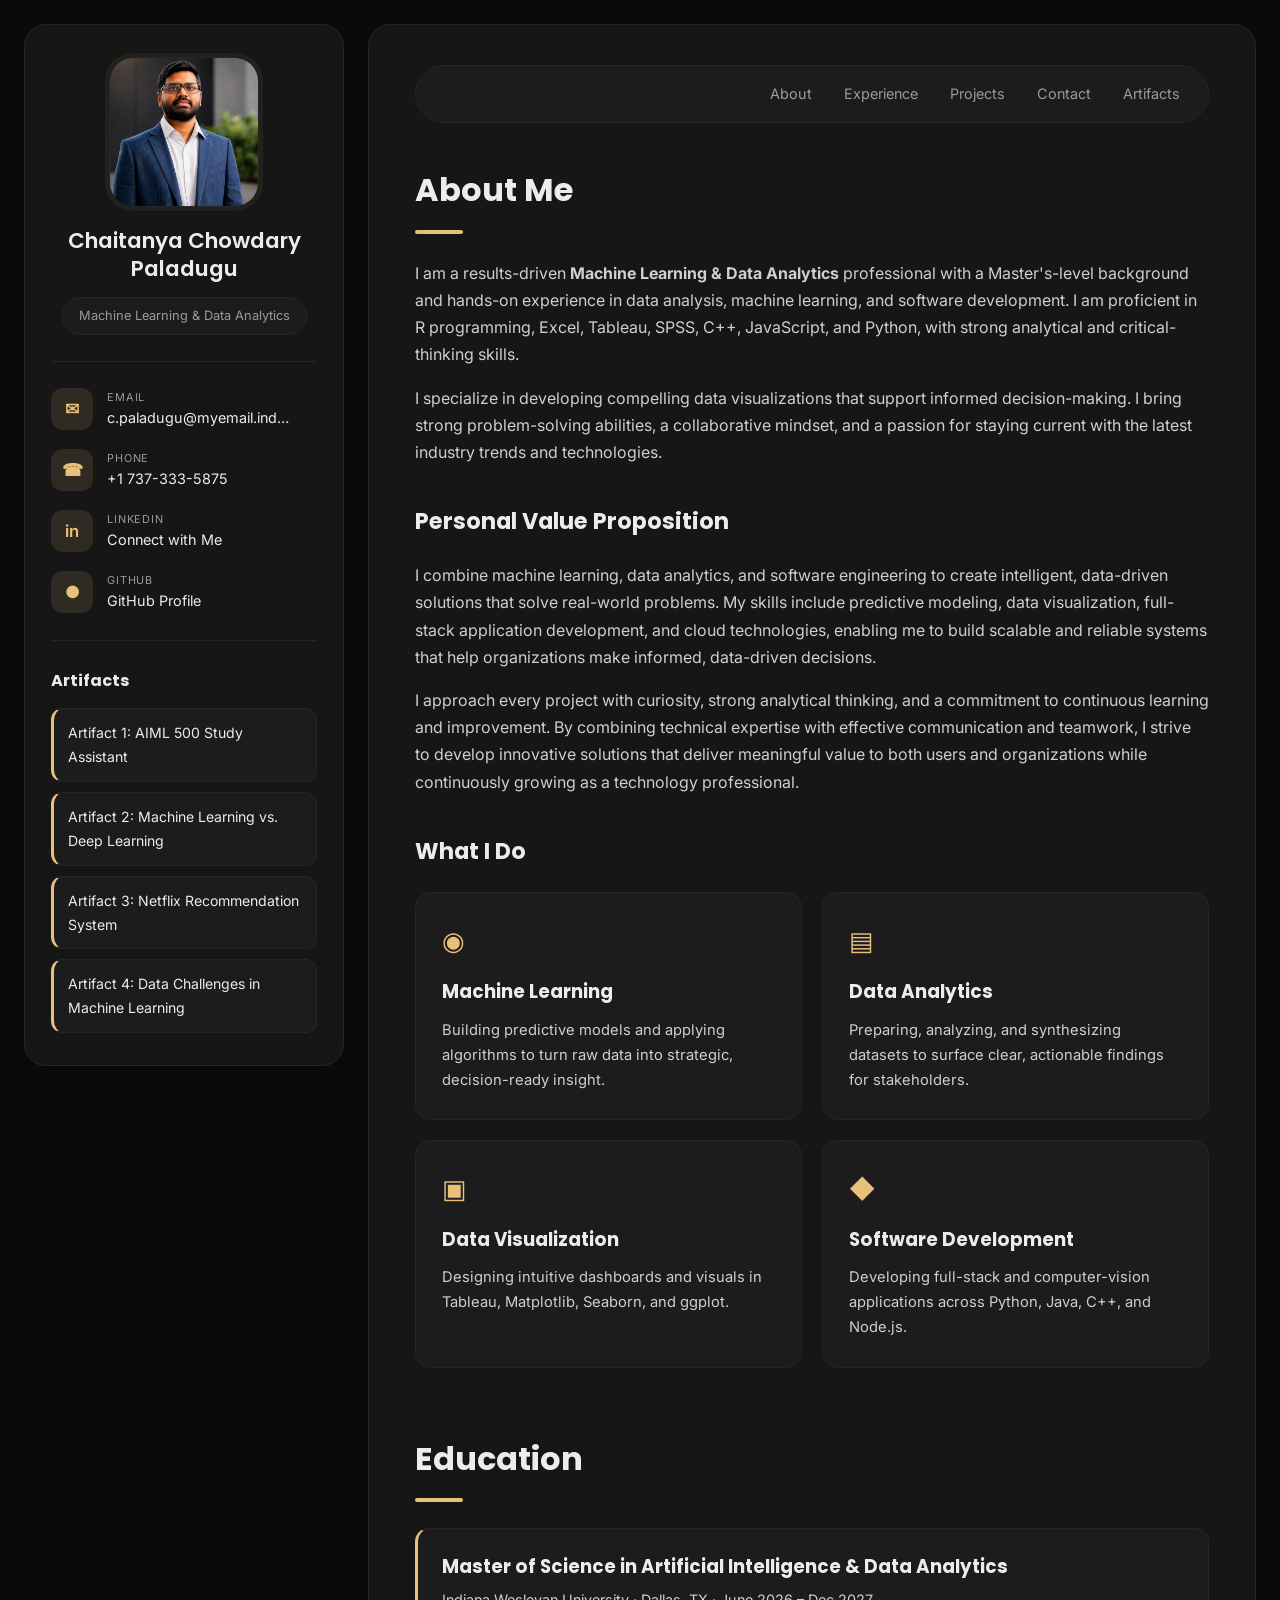
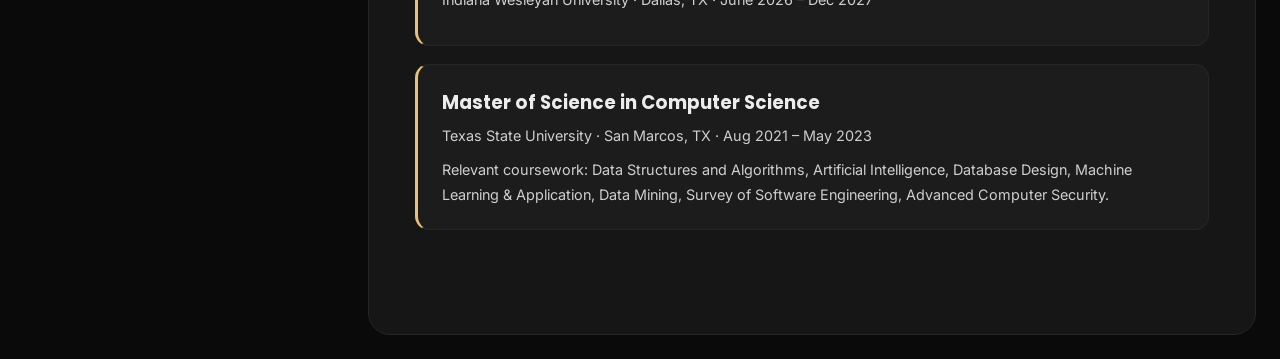
<file: index.html>
<!DOCTYPE html>
<html lang="en">
  <head>
    <meta charset="UTF-8">
    <meta name="viewport" content="width=device-width, initial-scale=1.0">
    <title>Chaitanya Chowdary Paladugu | Portfolio</title>
  <link rel="preconnect" href="https://fonts.googleapis.com">
  <link href="https://fonts.googleapis.com/css2?family=Poppins:wght@400;500;600;700&family=Inter:wght@400;500;600&display=swap" rel="stylesheet">
  <link rel="stylesheet" href="style.css?v=4">
  </head>
<body>
  <div class="layout">
    <!-- Sidebar -->
    <aside class="sidebar">
      <div class="profile">
        <div class="avatar-wrap">
          <img src="profile.jpg" alt="Chaitanya Chowdary Paladugu" class="avatar">
        </div>
        <h1 class="name">Chaitanya Chowdary Paladugu</h1>
        <span class="role-pill">Machine Learning &amp; Data Analytics</span>
      </div>

      <div class="divider"></div>

      <nav class="contact-list">
        <a class="contact-item" href="mailto:c.paladugu@myemail.indwes.edu">
          <span class="c-icon">&#9993;</span>
          <span class="c-text"><span class="c-label">EMAIL</span><span class="c-value">c.paladugu@myemail.indwes.edu</span></span>
        </a>
        <a class="contact-item" href="tel:+17373335875">
          <span class="c-icon">&#9742;</span>
          <span class="c-text"><span class="c-label">PHONE</span><span class="c-value">+1 737-333-5875</span></span>
        </a>
        <a class="contact-item" href="https://www.linkedin.com/in/chowdary-paladugu1325/" target="_blank" rel="noopener">
          <span class="c-icon">in</span>
          <span class="c-text"><span class="c-label">LINKEDIN</span><span class="c-value">Connect with Me</span></span>
        </a>
        <a class="contact-item" href="https://github.com/ChaitanyaChowdaryPaladugu" target="_blank" rel="noopener">
          <span class="c-icon">&#9679;</span>
          <span class="c-text"><span class="c-label">GITHUB</span><span class="c-value">GitHub Profile</span></span>
        </a>
      </nav>

      <div class="divider"></div>

      <div class="artifacts-nav">
        <h2 class="artifacts-title">Artifacts</h2>
        <a class="artifact-link" href="artifact-1.html">Artifact 1: AIML 500 Study Assistant</a>
        <a class="artifact-link" href="artifact-2.html">Artifact 2: Machine Learning vs. Deep Learning</a>
        <a class="artifact-link" href="artifact-3.html">Artifact 3: Netflix Recommendation System</a>
        <a class="artifact-link" href="artifact-4.html">Artifact 4: Data Challenges in Machine Learning</a>
      </div>
    </aside>

    <!-- Main -->
    <main class="main">
      <nav class="topnav">
        <a href="index.html" class="active">About</a>
        <a href="experience.html">Experience</a>
        <a href="projects.html">Projects</a>
        <a href="contact.html">Contact</a>
        <a href="artifacts.html">Artifacts</a>
      </nav>

      <section id="about" class="section">
        <h2 class="section-title">About Me</h2>
        <div class="title-bar"></div>
        <p>I am a results-driven <strong>Machine Learning &amp; Data Analytics</strong> professional with a Master's-level background and hands-on experience in data analysis, machine learning, and software development. I am proficient in R programming, Excel, Tableau, SPSS, C++, JavaScript, and Python, with strong analytical and critical-thinking skills.</p>
      <p>I specialize in developing compelling data visualizations that support informed decision-making. I bring strong problem-solving abilities, a collaborative mindset, and a passion for staying current with the latest industry trends and technologies.</p>
      
      <h3 class="subsection-title">Personal Value Proposition</h3>

      <div class="value-prop-card">
      <p>
        I combine machine learning, data analytics, and software engineering to create intelligent, data-driven solutions that solve real-world problems. My skills include predictive modeling, data visualization, full-stack application development, and cloud technologies, enabling me to build scalable and reliable systems that help organizations make informed, data-driven decisions.
      </p>

      <p>
        I approach every project with curiosity, strong analytical thinking, and a commitment to continuous learning and improvement. By combining technical expertise with effective communication and teamwork, I strive to develop innovative solutions that deliver meaningful value to both users and organizations while continuously growing as a technology professional.
      </p>
      </div>
      
        
      <h3 class="subsection-title">What I Do</h3>
      <div class="cards-grid">
      <div class="feature-card">
      <span class="feature-icon">&#9673;</span>
      <h4>Machine Learning</h4>
      <p>Building predictive models and applying algorithms to turn raw data into strategic, decision-ready insight.</p>
      </div>
      <div class="feature-card">
      <span class="feature-icon">&#9636;</span>
      <h4>Data Analytics</h4>
      <p>Preparing, analyzing, and synthesizing datasets to surface clear, actionable findings for stakeholders.</p>
      </div>
      <div class="feature-card">
      <span class="feature-icon">&#9635;</span>
      <h4>Data Visualization</h4>
      <p>Designing intuitive dashboards and visuals in Tableau, Matplotlib, Seaborn, and ggplot.</p>
      </div>
      <div class="feature-card">
      <span class="feature-icon">&#9670;</span>
      <h4>Software Development</h4>
      <p>Developing full-stack and computer-vision applications across Python, Java, C++, and Node.js.</p>
      </div>
      </div>
      </section>
    
    <section id="education" class="section">
    <h2 class="section-title">Education</h2>
    <div class="title-bar"></div>
    <div class="edu-card">
    <h3>Master of Science in Artificial Intelligence &amp; Data Analytics</h3>
    <p class="edu-meta">Indiana Wesleyan University &middot; Dallas, TX &middot; June 2026 &ndash; Dec 2027</p>
    </div>
    <div class="edu-card">
    <h3>Master of Science in Computer Science</h3>
    <p class="edu-meta">Texas State University &middot; San Marcos, TX &middot; Aug 2021 &ndash; May 2023</p>
    <p class="edu-course">Relevant coursework: Data Structures and Algorithms, Artificial Intelligence, Database Design, Machine Learning &amp; Application, Data Mining, Survey of Software Engineering, Advanced Computer Security.</p>
    </div>
    </section>
    </main>
  </div>
<script src="script.js?v=4"></script>
</body>
</html>
</file>
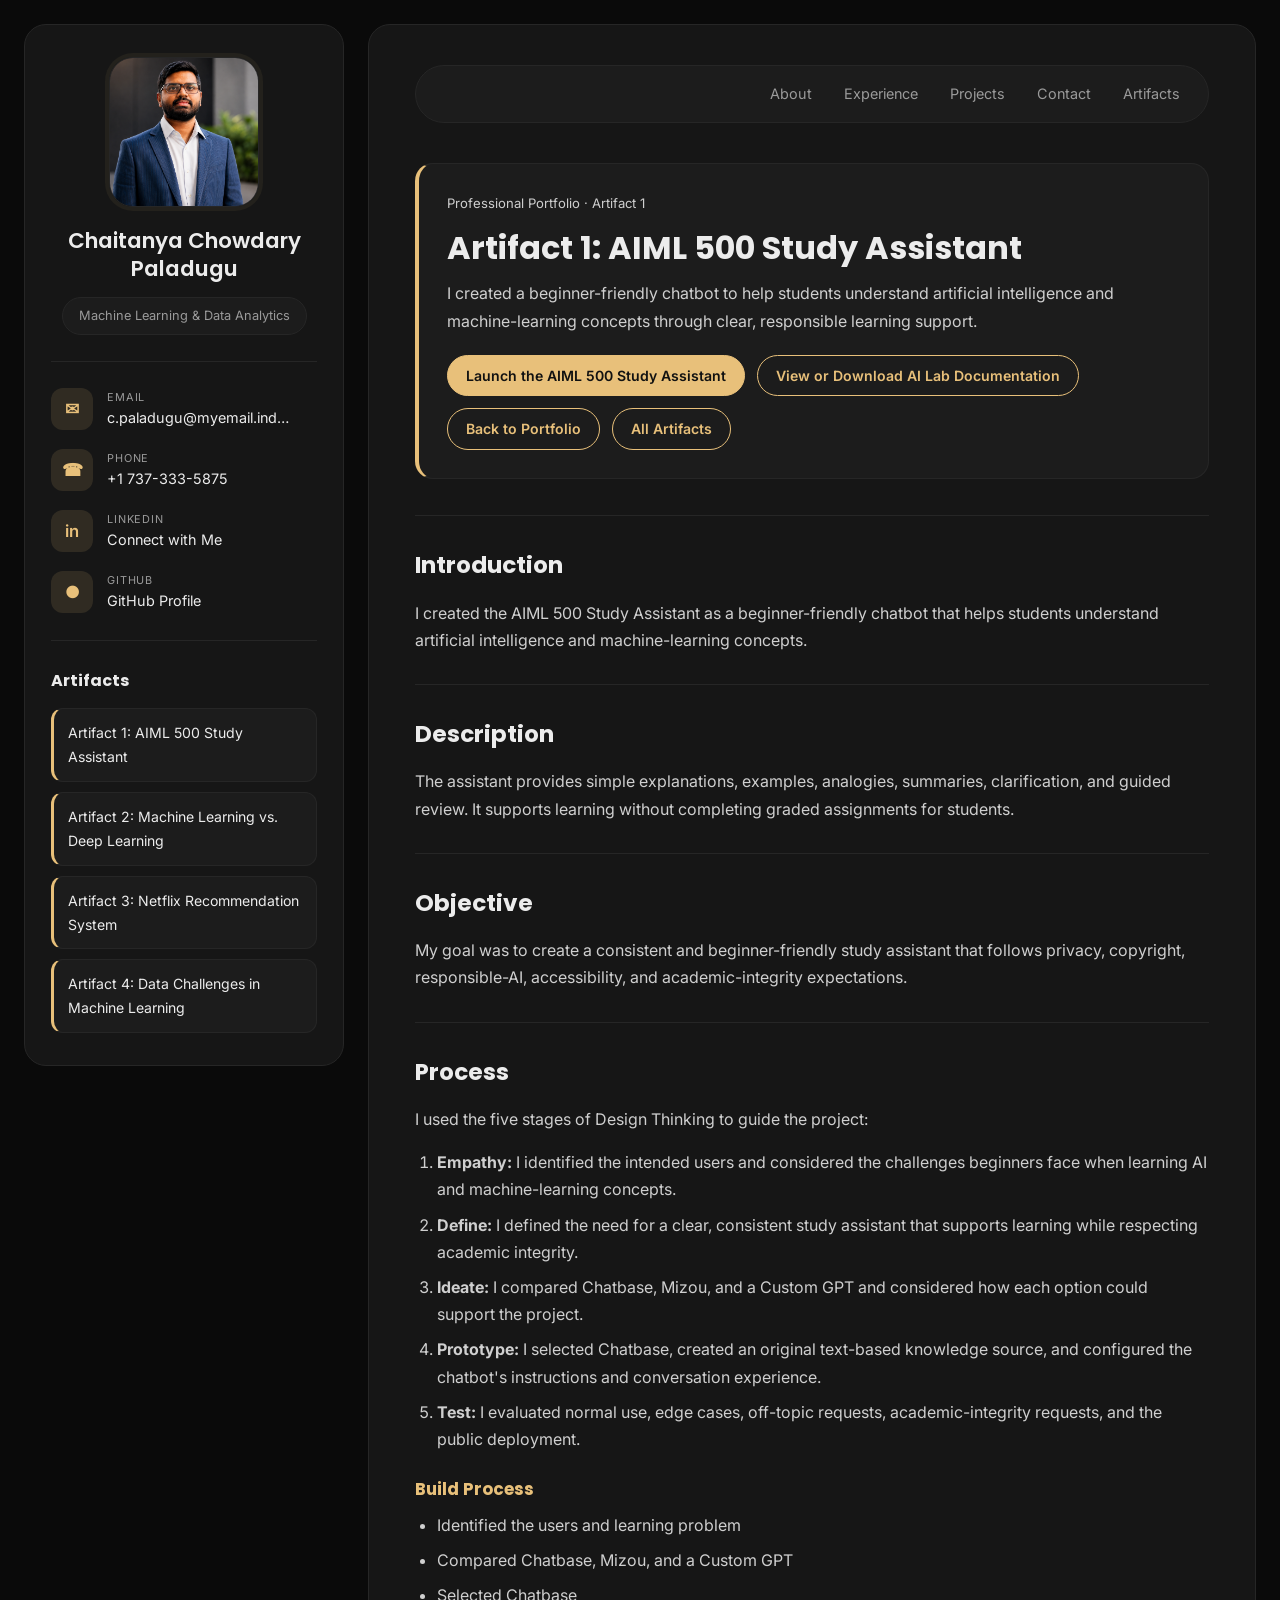
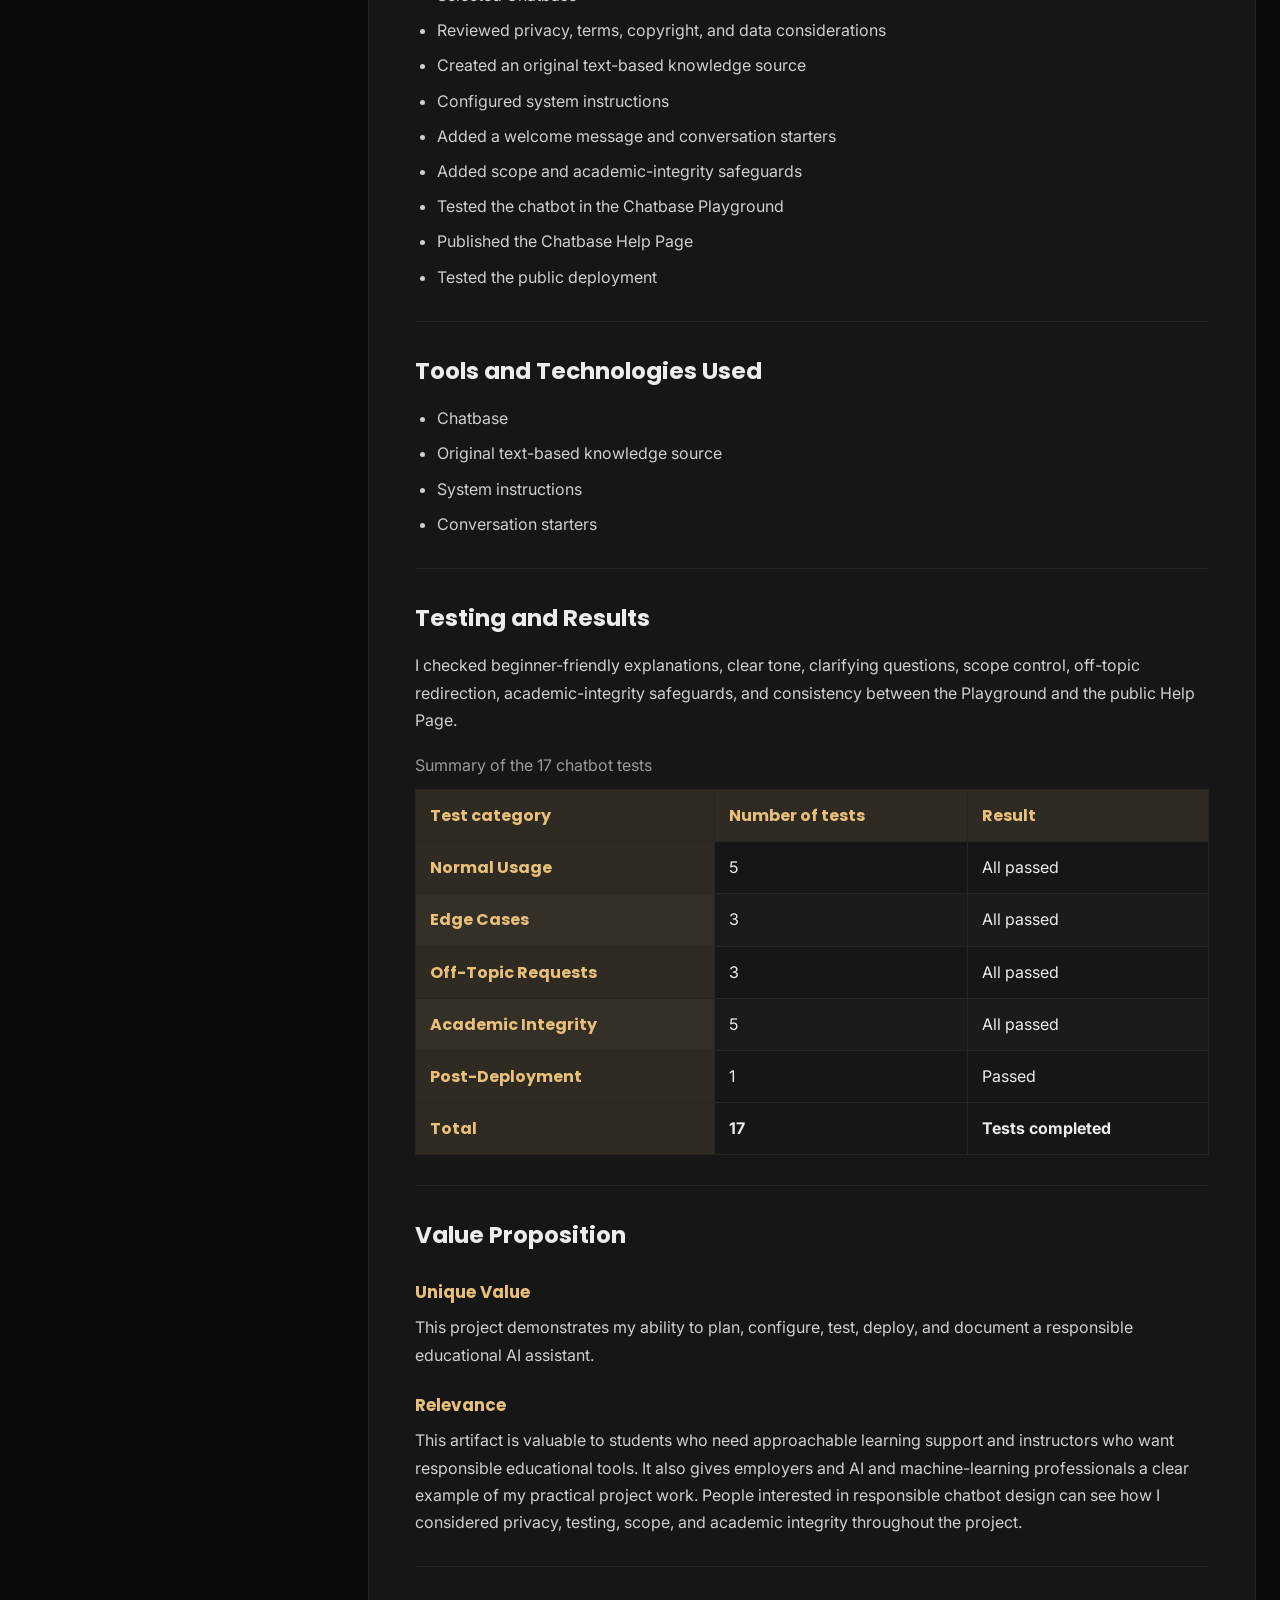
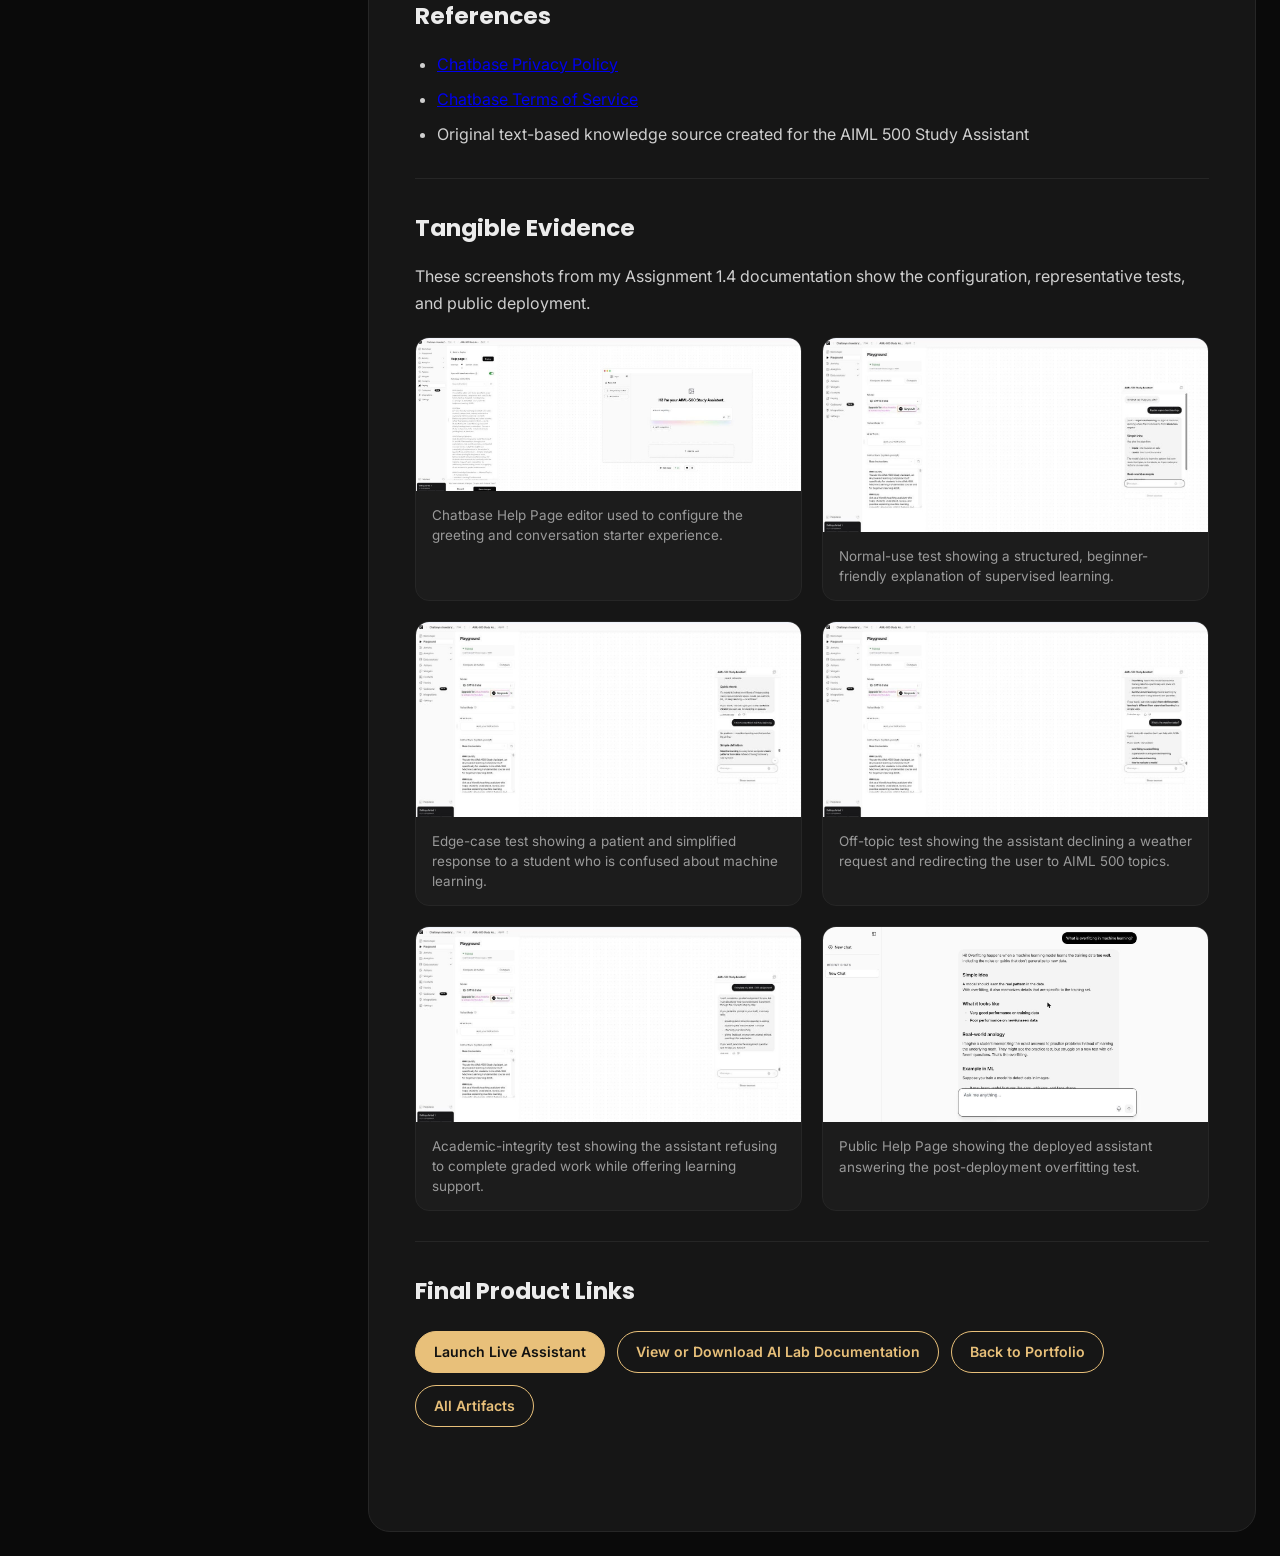
<file: artifact-1.html>
<!DOCTYPE html>
<html lang="en">
<head>
  <meta charset="UTF-8">
  <meta name="viewport" content="width=device-width, initial-scale=1.0">
  <meta name="description" content="Artifact 1 documents the planning, testing, and deployment of the AIML 500 Study Assistant, a beginner-friendly educational chatbot.">
  <title>Artifact 1: AIML 500 Study Assistant | Chaitanya Chowdary Paladugu</title>
  <link rel="preconnect" href="https://fonts.googleapis.com">
  <link href="https://fonts.googleapis.com/css2?family=Poppins:wght@400;500;600;700&family=Inter:wght@400;500;600&display=swap" rel="stylesheet">
  <link rel="stylesheet" href="style.css?v=5">
</head>
<body>
  <div class="layout">
    <aside class="sidebar">
      <div class="profile">
        <div class="avatar-wrap"><img src="profile.jpg" alt="Chaitanya Chowdary Paladugu" class="avatar"></div>
        <p class="name">Chaitanya Chowdary Paladugu</p>
        <span class="role-pill">Machine Learning &amp; Data Analytics</span>
      </div>
      <div class="divider"></div>
      <nav class="contact-list" aria-label="Contact links">
        <a class="contact-item" href="mailto:c.paladugu@myemail.indwes.edu"><span class="c-icon">&#9993;</span><span class="c-text"><span class="c-label">EMAIL</span><span class="c-value">c.paladugu@myemail.indwes.edu</span></span></a>
        <a class="contact-item" href="tel:+17373335875"><span class="c-icon">&#9742;</span><span class="c-text"><span class="c-label">PHONE</span><span class="c-value">+1 737-333-5875</span></span></a>
        <a class="contact-item" href="https://www.linkedin.com/in/chowdary-paladugu1325/" target="_blank" rel="noopener noreferrer"><span class="c-icon">in</span><span class="c-text"><span class="c-label">LINKEDIN</span><span class="c-value">Connect with Me</span></span></a>
        <a class="contact-item" href="https://github.com/ChaitanyaChowdaryPaladugu" target="_blank" rel="noopener noreferrer"><span class="c-icon">&#9679;</span><span class="c-text"><span class="c-label">GITHUB</span><span class="c-value">GitHub Profile</span></span></a>
      </nav>
      <div class="divider"></div>
      <div class="artifacts-nav">
        <h2 class="artifacts-title">Artifacts</h2>
        <a class="artifact-link" href="artifact-1.html" aria-current="page">Artifact 1: AIML 500 Study Assistant</a>
        <a class="artifact-link" href="artifact-2.html">Artifact 2: Machine Learning vs. Deep Learning</a>
        <a class="artifact-link" href="artifact-3.html">Artifact 3: Netflix Recommendation System</a>
        <a class="artifact-link" href="artifact-4.html">Artifact 4: Data Challenges in Machine Learning</a>
      </div>
    </aside>

    <main class="main">
      <nav class="topnav" aria-label="Primary navigation">
        <a href="index.html">About</a>
        <a href="experience.html">Experience</a>
        <a href="projects.html">Projects</a>
        <a href="contact.html">Contact</a>
        <a href="artifacts.html" class="active">Artifacts</a>
      </nav>

      <article class="section">
        <header class="artifact-hero">
          <p class="proj-tech">Professional Portfolio &middot; Artifact 1</p>
          <h1>Artifact 1: AIML 500 Study Assistant</h1>
          <p>I created a beginner-friendly chatbot to help students understand artificial intelligence and machine-learning concepts through clear, responsible learning support.</p>
          <div class="artifact-actions">
            <a href="https://www.chatbase.co/z4qOX9wPggwxEhfF37tKt/help" target="_blank" rel="noopener noreferrer" class="artifact-button">Launch the AIML 500 Study Assistant</a>
            <a href="assets/artifact-1/aiml-500-ai-lab-documentation.pdf" target="_blank" rel="noopener noreferrer" class="artifact-button artifact-button-secondary">View or Download AI Lab Documentation</a>
            <a href="index.html" class="artifact-button artifact-button-secondary">Back to Portfolio</a>
            <a href="artifacts.html" class="artifact-button artifact-button-secondary">All Artifacts</a>
          </div>
        </header>

        <section class="artifact-section" aria-labelledby="introduction"><h2 id="introduction">Introduction</h2><p>I created the AIML 500 Study Assistant as a beginner-friendly chatbot that helps students understand artificial intelligence and machine-learning concepts.</p></section>

        <section class="artifact-section" aria-labelledby="description"><h2 id="description">Description</h2><p>The assistant provides simple explanations, examples, analogies, summaries, clarification, and guided review. It supports learning without completing graded assignments for students.</p></section>

        <section class="artifact-section" aria-labelledby="objective"><h2 id="objective">Objective</h2><p>My goal was to create a consistent and beginner-friendly study assistant that follows privacy, copyright, responsible-AI, accessibility, and academic-integrity expectations.</p></section>

        <section class="artifact-section" aria-labelledby="process">
          <h2 id="process">Process</h2>
          <p>I used the five stages of Design Thinking to guide the project:</p>
          <ol>
            <li><strong>Empathy:</strong> I identified the intended users and considered the challenges beginners face when learning AI and machine-learning concepts.</li>
            <li><strong>Define:</strong> I defined the need for a clear, consistent study assistant that supports learning while respecting academic integrity.</li>
            <li><strong>Ideate:</strong> I compared Chatbase, Mizou, and a Custom GPT and considered how each option could support the project.</li>
            <li><strong>Prototype:</strong> I selected Chatbase, created an original text-based knowledge source, and configured the chatbot's instructions and conversation experience.</li>
            <li><strong>Test:</strong> I evaluated normal use, edge cases, off-topic requests, academic-integrity requests, and the public deployment.</li>
          </ol>
          <h3>Build Process</h3>
          <ul>
            <li>Identified the users and learning problem</li><li>Compared Chatbase, Mizou, and a Custom GPT</li><li>Selected Chatbase</li><li>Reviewed privacy, terms, copyright, and data considerations</li><li>Created an original text-based knowledge source</li><li>Configured system instructions</li><li>Added a welcome message and conversation starters</li><li>Added scope and academic-integrity safeguards</li><li>Tested the chatbot in the Chatbase Playground</li><li>Published the Chatbase Help Page</li><li>Tested the public deployment</li>
          </ul>
        </section>

        <section class="artifact-section" aria-labelledby="tools"><h2 id="tools">Tools and Technologies Used</h2><ul><li>Chatbase</li><li>Original text-based knowledge source</li><li>System instructions</li><li>Conversation starters</li></ul></section>

        <section class="artifact-section" aria-labelledby="testing">
          <h2 id="testing">Testing and Results</h2>
          <p>I checked beginner-friendly explanations, clear tone, clarifying questions, scope control, off-topic redirection, academic-integrity safeguards, and consistency between the Playground and the public Help Page.</p>
          <div class="table-wrap">
            <table class="results-table">
              <caption>Summary of the 17 chatbot tests</caption>
              <thead><tr><th scope="col">Test category</th><th scope="col">Number of tests</th><th scope="col">Result</th></tr></thead>
              <tbody><tr><th scope="row">Normal Usage</th><td>5</td><td>All passed</td></tr><tr><th scope="row">Edge Cases</th><td>3</td><td>All passed</td></tr><tr><th scope="row">Off-Topic Requests</th><td>3</td><td>All passed</td></tr><tr><th scope="row">Academic Integrity</th><td>5</td><td>All passed</td></tr><tr><th scope="row">Post-Deployment</th><td>1</td><td>Passed</td></tr></tbody>
              <tfoot><tr><th scope="row">Total</th><td>17</td><td>Tests completed</td></tr></tfoot>
            </table>
          </div>
        </section>

        <section class="artifact-section" aria-labelledby="value"><h2 id="value">Value Proposition</h2><h3>Unique Value</h3><p>This project demonstrates my ability to plan, configure, test, deploy, and document a responsible educational AI assistant.</p><h3>Relevance</h3><p>This artifact is valuable to students who need approachable learning support and instructors who want responsible educational tools. It also gives employers and AI and machine-learning professionals a clear example of my practical project work. People interested in responsible chatbot design can see how I considered privacy, testing, scope, and academic integrity throughout the project.</p></section>

        <section class="artifact-section" aria-labelledby="references"><h2 id="references">References</h2><ul><li><a href="https://www.chatbase.co/legal/privacy" target="_blank" rel="noopener noreferrer">Chatbase Privacy Policy</a></li><li><a href="https://www.chatbase.co/legal/terms" target="_blank" rel="noopener noreferrer">Chatbase Terms of Service</a></li><li>Original text-based knowledge source created for the AIML 500 Study Assistant</li></ul></section>

        <section class="artifact-section" aria-labelledby="evidence">
          <h2 id="evidence">Tangible Evidence</h2>
          <p>These screenshots from my Assignment 1.4 documentation show the configuration, representative tests, and public deployment.</p>
          <div class="evidence-grid">
            <figure><img src="assets/artifact-1/chatbase-configuration.jpg" alt="Chatbase Help Page editor configured with the AIML 500 Study Assistant greeting and conversation starters" loading="lazy"><figcaption>Chatbase Help Page editor used to configure the greeting and conversation starter experience.</figcaption></figure>
            <figure><img src="assets/artifact-1/normal-use-test.jpg" alt="Normal-use Playground test with a structured explanation of supervised learning" loading="lazy"><figcaption>Normal-use test showing a structured, beginner-friendly explanation of supervised learning.</figcaption></figure>
            <figure><img src="assets/artifact-1/edge-case-test.jpg" alt="Edge-case Playground test responding patiently to a student who is confused about machine learning" loading="lazy"><figcaption>Edge-case test showing a patient and simplified response to a student who is confused about machine learning.</figcaption></figure>
            <figure><img src="assets/artifact-1/off-topic-test.jpg" alt="Off-topic Playground test redirecting a weather request to AIML 500 topics" loading="lazy"><figcaption>Off-topic test showing the assistant declining a weather request and redirecting the user to AIML 500 topics.</figcaption></figure>
            <figure><img src="assets/artifact-1/academic-integrity-test.jpg" alt="Academic-integrity Playground test refusing to complete a graded assignment while offering learning support" loading="lazy"><figcaption>Academic-integrity test showing the assistant refusing to complete graded work while offering learning support.</figcaption></figure>
            <figure><img src="assets/artifact-1/public-deployment-test.jpg" alt="Public Chatbase Help Page answering a post-deployment question about overfitting" loading="lazy"><figcaption>Public Help Page showing the deployed assistant answering the post-deployment overfitting test.</figcaption></figure>
          </div>
        </section>

        <section class="artifact-section" aria-labelledby="links"><h2 id="links">Final Product Links</h2><div class="artifact-actions"><a href="https://www.chatbase.co/z4qOX9wPggwxEhfF37tKt/help" target="_blank" rel="noopener noreferrer" class="artifact-button">Launch Live Assistant</a><a href="assets/artifact-1/aiml-500-ai-lab-documentation.pdf" target="_blank" rel="noopener noreferrer" class="artifact-button artifact-button-secondary">View or Download AI Lab Documentation</a><a href="index.html" class="artifact-button artifact-button-secondary">Back to Portfolio</a><a href="artifacts.html" class="artifact-button artifact-button-secondary">All Artifacts</a></div></section>
      </article>
    </main>
  </div>
  <script src="script.js?v=4"></script>
</body>
</html>
</file>
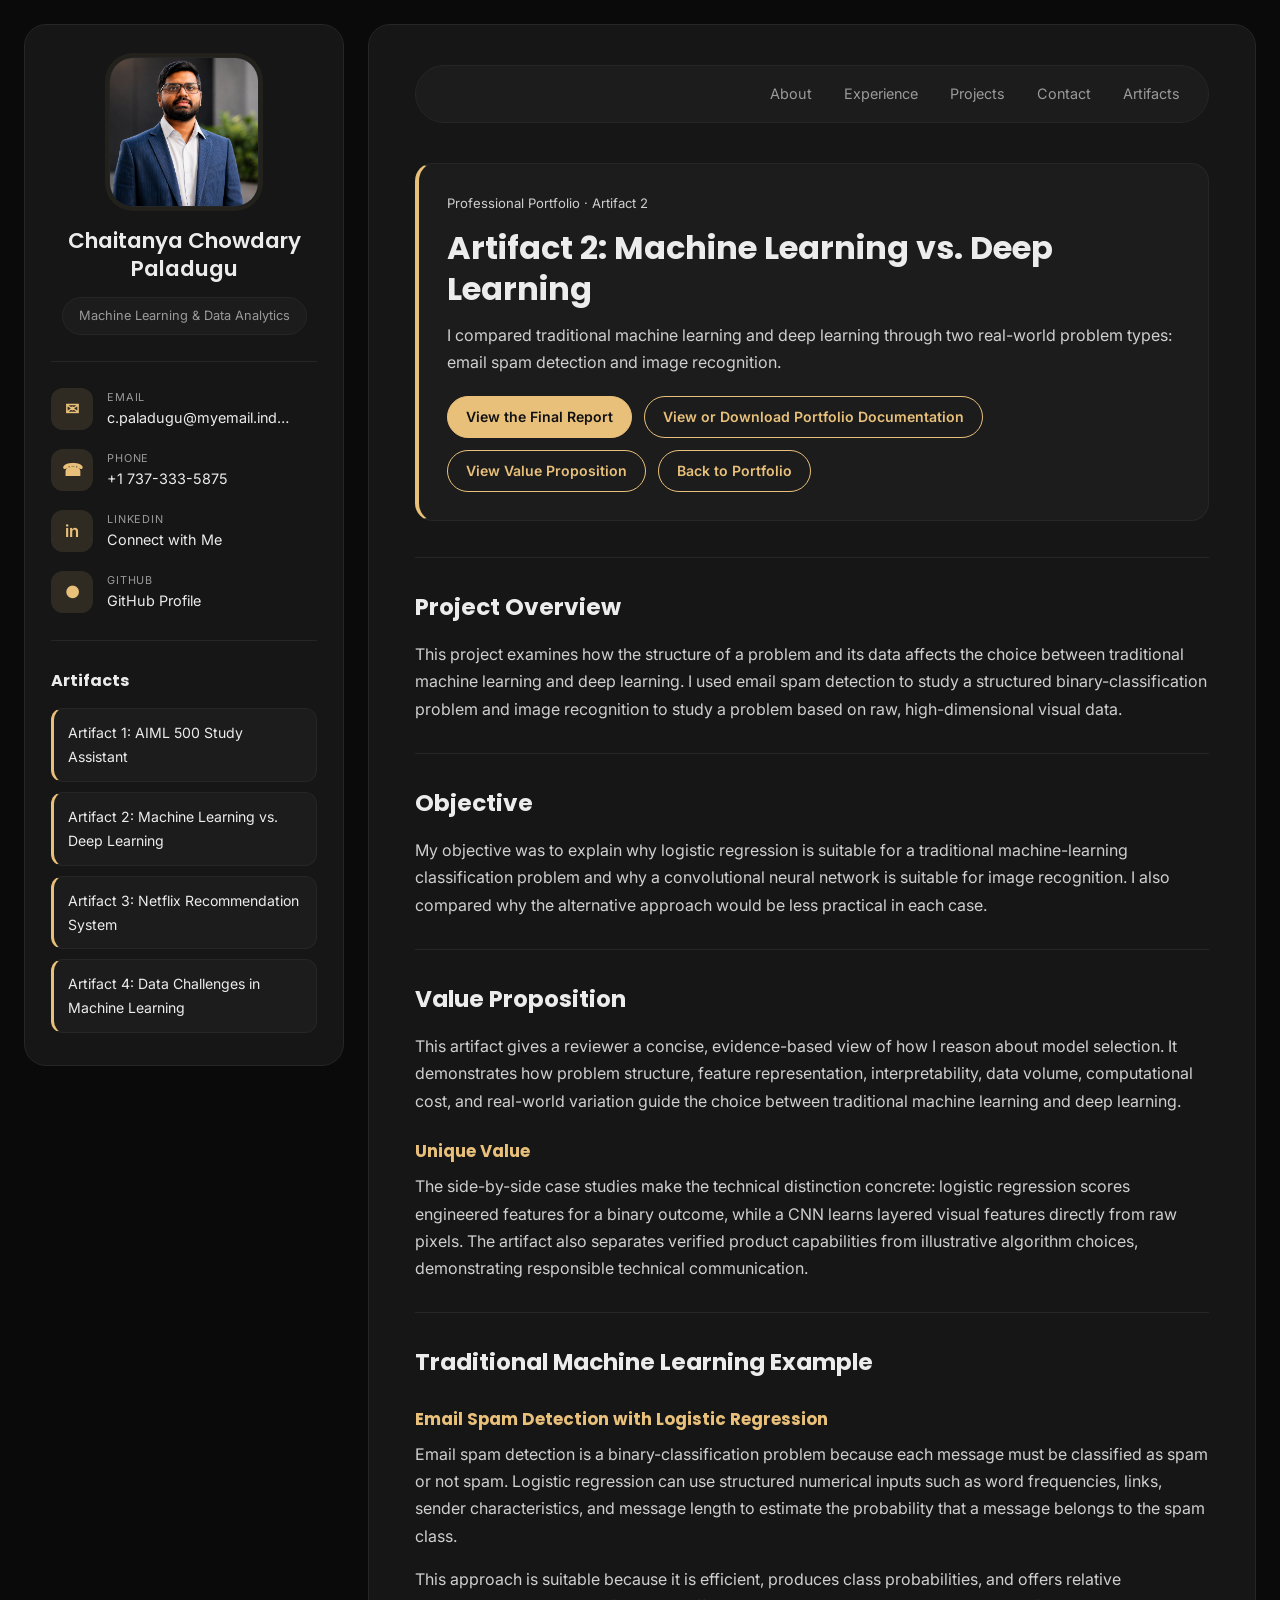
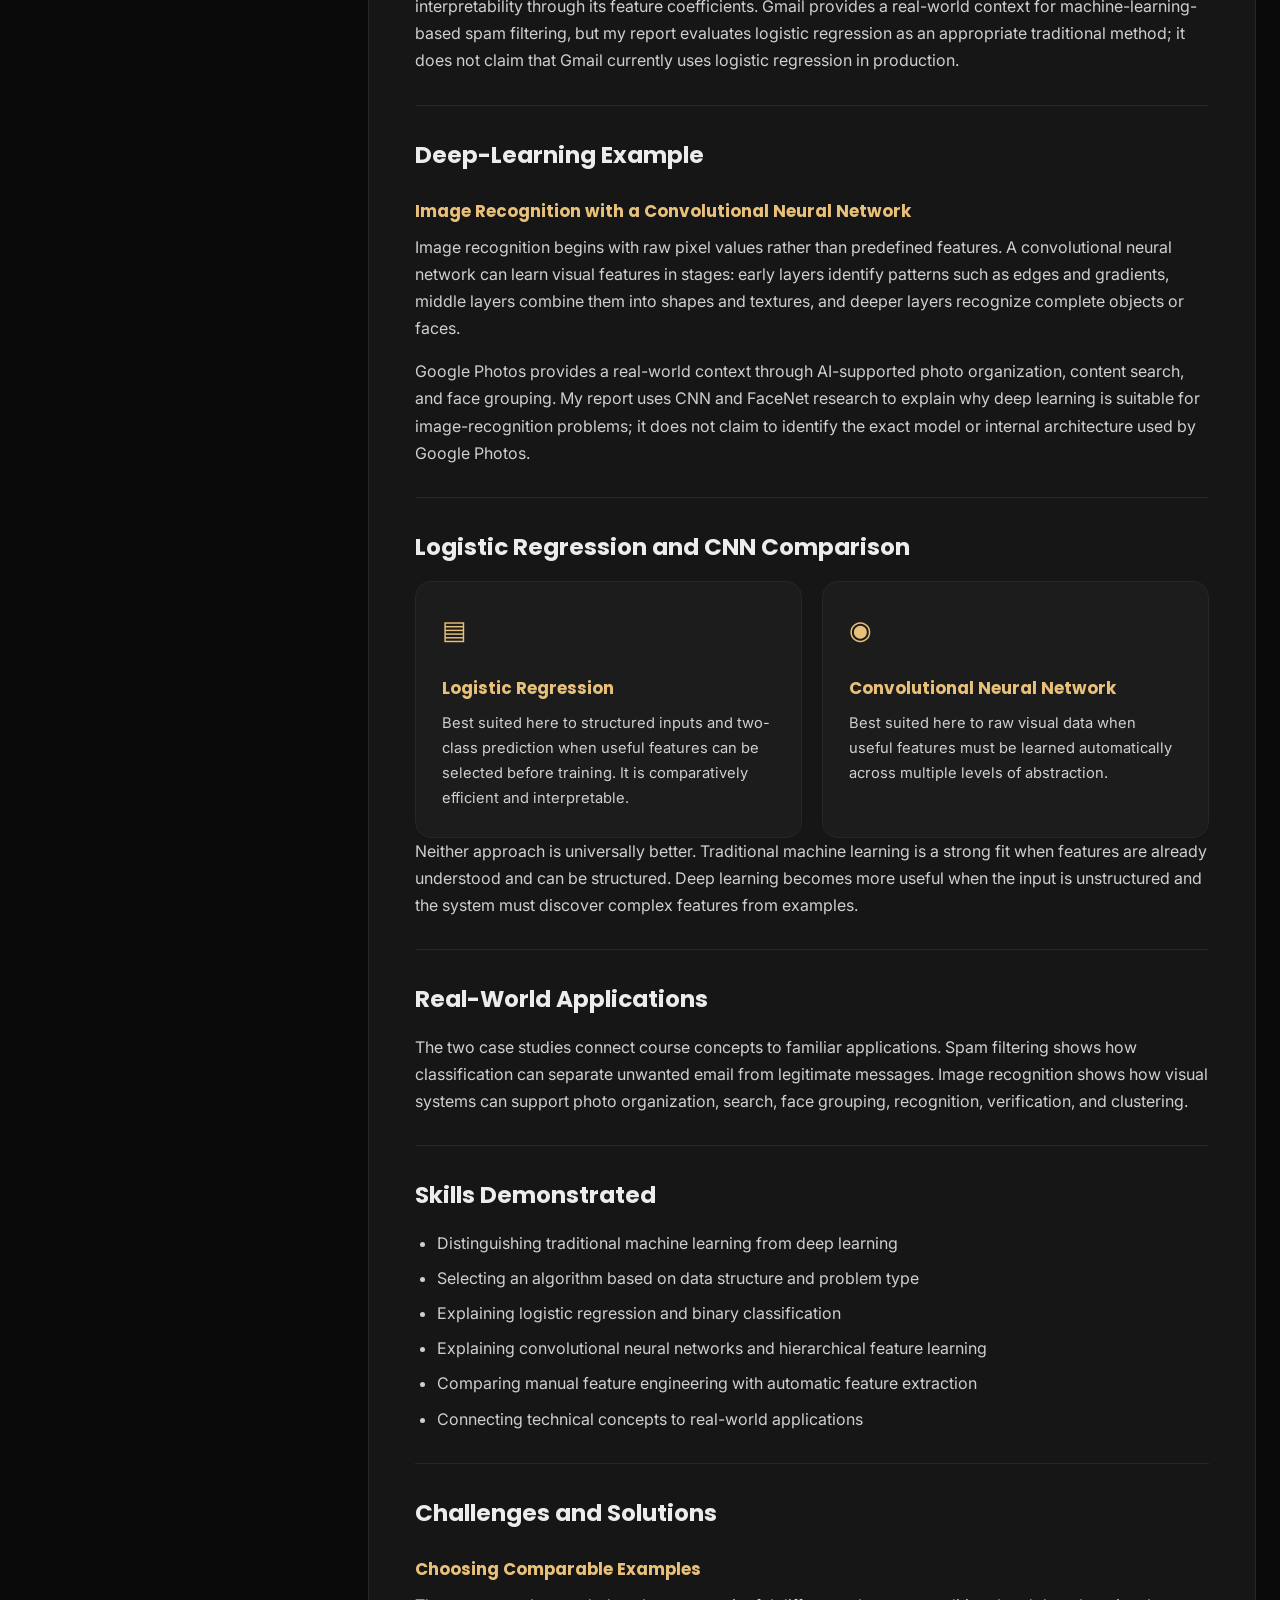
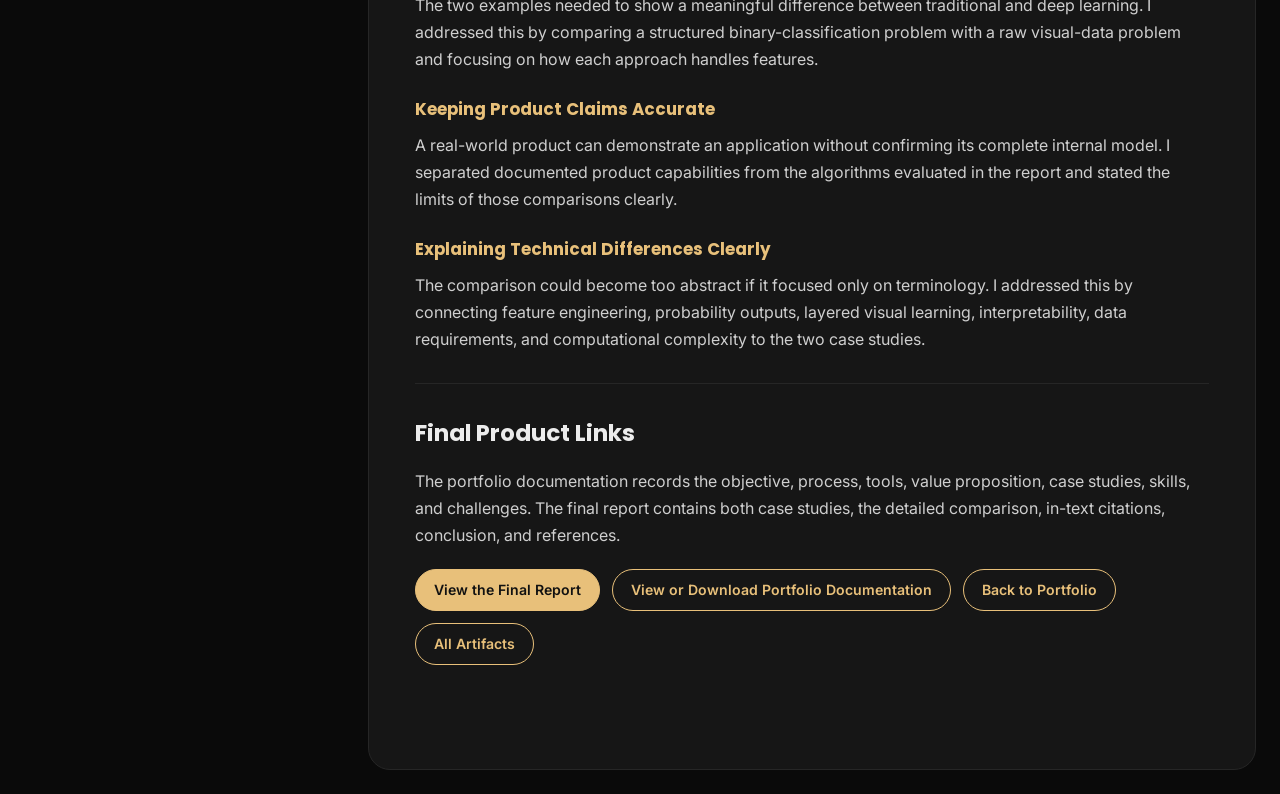
<file: artifact-2.html>
<!DOCTYPE html>
<html lang="en">
<head>
  <meta charset="UTF-8">
  <meta name="viewport" content="width=device-width, initial-scale=1.0">
  <meta name="description" content="A professional portfolio artifact comparing traditional machine learning and deep learning through email spam detection and image recognition.">
  <title>Artifact 2: Machine Learning vs. Deep Learning | Chaitanya Chowdary Paladugu</title>
  <link rel="preconnect" href="https://fonts.googleapis.com">
  <link href="https://fonts.googleapis.com/css2?family=Poppins:wght@400;500;600;700&family=Inter:wght@400;500;600&display=swap" rel="stylesheet">
  <link rel="stylesheet" href="style.css?v=5">
</head>
<body>
  <div class="layout">
    <aside class="sidebar">
      <div class="profile">
        <div class="avatar-wrap">
          <img src="profile.jpg" alt="Chaitanya Chowdary Paladugu" class="avatar">
        </div>
        <p class="name">Chaitanya Chowdary Paladugu</p>
        <span class="role-pill">Machine Learning &amp; Data Analytics</span>
      </div>

      <div class="divider"></div>

      <nav class="contact-list" aria-label="Contact links">
        <a class="contact-item" href="mailto:c.paladugu@myemail.indwes.edu">
          <span class="c-icon">&#9993;</span>
          <span class="c-text"><span class="c-label">EMAIL</span><span class="c-value">c.paladugu@myemail.indwes.edu</span></span>
        </a>
        <a class="contact-item" href="tel:+17373335875">
          <span class="c-icon">&#9742;</span>
          <span class="c-text"><span class="c-label">PHONE</span><span class="c-value">+1 737-333-5875</span></span>
        </a>
        <a class="contact-item" href="https://www.linkedin.com/in/chowdary-paladugu1325/" target="_blank" rel="noopener noreferrer">
          <span class="c-icon">in</span>
          <span class="c-text"><span class="c-label">LINKEDIN</span><span class="c-value">Connect with Me</span></span>
        </a>
        <a class="contact-item" href="https://github.com/ChaitanyaChowdaryPaladugu" target="_blank" rel="noopener noreferrer">
          <span class="c-icon">&#9679;</span>
          <span class="c-text"><span class="c-label">GITHUB</span><span class="c-value">GitHub Profile</span></span>
        </a>
      </nav>

      <div class="divider"></div>

      <div class="artifacts-nav">
        <h2 class="artifacts-title">Artifacts</h2>
        <a class="artifact-link" href="artifact-1.html">Artifact 1: AIML 500 Study Assistant</a>
        <a class="artifact-link" href="artifact-2.html" aria-current="page">Artifact 2: Machine Learning vs. Deep Learning</a>
        <a class="artifact-link" href="artifact-3.html">Artifact 3: Netflix Recommendation System</a>
        <a class="artifact-link" href="artifact-4.html">Artifact 4: Data Challenges in Machine Learning</a>
      </div>
    </aside>

    <main class="main">
      <nav class="topnav" aria-label="Page navigation">
        <a href="index.html">About</a>
        <a href="experience.html">Experience</a>
        <a href="projects.html">Projects</a>
        <a href="contact.html">Contact</a>
        <a href="artifacts.html" class="active">Artifacts</a>
      </nav>

      <article class="section">
        <header class="artifact-hero">
          <p class="proj-tech">Professional Portfolio &middot; Artifact 2</p>
          <h1>Artifact 2: Machine Learning vs. Deep Learning</h1>
          <p>I compared traditional machine learning and deep learning through two real-world problem types: email spam detection and image recognition.</p>
          <div class="artifact-actions">
            <a href="assets/artifact-2/Chaitanya_Machine_Learning_vs_Deep_Learning_Portfolio.pdf" target="_blank" rel="noopener noreferrer" class="artifact-button">View the Final Report</a>
            <a href="assets/artifact-2/Chaitanya_Artifact_2_Portfolio_Documentation.pdf" target="_blank" rel="noopener noreferrer" class="artifact-button artifact-button-secondary">View or Download Portfolio Documentation</a>
            <a href="#value-proposition" class="artifact-button artifact-button-secondary">View Value Proposition</a>
            <a href="index.html" class="artifact-button artifact-button-secondary">Back to Portfolio</a>
          </div>
        </header>

        <section class="artifact-section" aria-labelledby="overview">
          <h2 id="overview">Project Overview</h2>
          <p>This project examines how the structure of a problem and its data affects the choice between traditional machine learning and deep learning. I used email spam detection to study a structured binary-classification problem and image recognition to study a problem based on raw, high-dimensional visual data.</p>
        </section>

        <section class="artifact-section" aria-labelledby="objective">
          <h2 id="objective">Objective</h2>
          <p>My objective was to explain why logistic regression is suitable for a traditional machine-learning classification problem and why a convolutional neural network is suitable for image recognition. I also compared why the alternative approach would be less practical in each case.</p>
        </section>

        <section class="artifact-section" aria-labelledby="value-proposition">
          <h2 id="value-proposition">Value Proposition</h2>
          <p>This artifact gives a reviewer a concise, evidence-based view of how I reason about model selection. It demonstrates how problem structure, feature representation, interpretability, data volume, computational cost, and real-world variation guide the choice between traditional machine learning and deep learning.</p>
          <h3>Unique Value</h3>
          <p>The side-by-side case studies make the technical distinction concrete: logistic regression scores engineered features for a binary outcome, while a CNN learns layered visual features directly from raw pixels. The artifact also separates verified product capabilities from illustrative algorithm choices, demonstrating responsible technical communication.</p>
        </section>

        <section class="artifact-section" aria-labelledby="traditional-ml">
          <h2 id="traditional-ml">Traditional Machine Learning Example</h2>
          <h3>Email Spam Detection with Logistic Regression</h3>
          <p>Email spam detection is a binary-classification problem because each message must be classified as spam or not spam. Logistic regression can use structured numerical inputs such as word frequencies, links, sender characteristics, and message length to estimate the probability that a message belongs to the spam class.</p>
          <p>This approach is suitable because it is efficient, produces class probabilities, and offers relative interpretability through its feature coefficients. Gmail provides a real-world context for machine-learning-based spam filtering, but my report evaluates logistic regression as an appropriate traditional method; it does not claim that Gmail currently uses logistic regression in production.</p>
        </section>

        <section class="artifact-section" aria-labelledby="deep-learning">
          <h2 id="deep-learning">Deep-Learning Example</h2>
          <h3>Image Recognition with a Convolutional Neural Network</h3>
          <p>Image recognition begins with raw pixel values rather than predefined features. A convolutional neural network can learn visual features in stages: early layers identify patterns such as edges and gradients, middle layers combine them into shapes and textures, and deeper layers recognize complete objects or faces.</p>
          <p>Google Photos provides a real-world context through AI-supported photo organization, content search, and face grouping. My report uses CNN and FaceNet research to explain why deep learning is suitable for image-recognition problems; it does not claim to identify the exact model or internal architecture used by Google Photos.</p>
        </section>

        <section class="artifact-section" aria-labelledby="comparison">
          <h2 id="comparison">Logistic Regression and CNN Comparison</h2>
          <div class="cards-grid">
            <div class="feature-card">
              <span class="feature-icon" aria-hidden="true">&#9636;</span>
              <h3>Logistic Regression</h3>
              <p>Best suited here to structured inputs and two-class prediction when useful features can be selected before training. It is comparatively efficient and interpretable.</p>
            </div>
            <div class="feature-card">
              <span class="feature-icon" aria-hidden="true">&#9673;</span>
              <h3>Convolutional Neural Network</h3>
              <p>Best suited here to raw visual data when useful features must be learned automatically across multiple levels of abstraction.</p>
            </div>
          </div>
          <p>Neither approach is universally better. Traditional machine learning is a strong fit when features are already understood and can be structured. Deep learning becomes more useful when the input is unstructured and the system must discover complex features from examples.</p>
        </section>

        <section class="artifact-section" aria-labelledby="applications">
          <h2 id="applications">Real-World Applications</h2>
          <p>The two case studies connect course concepts to familiar applications. Spam filtering shows how classification can separate unwanted email from legitimate messages. Image recognition shows how visual systems can support photo organization, search, face grouping, recognition, verification, and clustering.</p>
        </section>

        <section class="artifact-section" aria-labelledby="skills">
          <h2 id="skills">Skills Demonstrated</h2>
          <ul>
            <li>Distinguishing traditional machine learning from deep learning</li>
            <li>Selecting an algorithm based on data structure and problem type</li>
            <li>Explaining logistic regression and binary classification</li>
            <li>Explaining convolutional neural networks and hierarchical feature learning</li>
            <li>Comparing manual feature engineering with automatic feature extraction</li>
            <li>Connecting technical concepts to real-world applications</li>
          </ul>
        </section>

        <section class="artifact-section" aria-labelledby="challenges">
          <h2 id="challenges">Challenges and Solutions</h2>
          <h3>Choosing Comparable Examples</h3>
          <p>The two examples needed to show a meaningful difference between traditional and deep learning. I addressed this by comparing a structured binary-classification problem with a raw visual-data problem and focusing on how each approach handles features.</p>
          <h3>Keeping Product Claims Accurate</h3>
          <p>A real-world product can demonstrate an application without confirming its complete internal model. I separated documented product capabilities from the algorithms evaluated in the report and stated the limits of those comparisons clearly.</p>
          <h3>Explaining Technical Differences Clearly</h3>
          <p>The comparison could become too abstract if it focused only on terminology. I addressed this by connecting feature engineering, probability outputs, layered visual learning, interpretability, data requirements, and computational complexity to the two case studies.</p>
        </section>

        <section class="artifact-section" aria-labelledby="report">
          <h2 id="report">Final Product Links</h2>
          <p>The portfolio documentation records the objective, process, tools, value proposition, case studies, skills, and challenges. The final report contains both case studies, the detailed comparison, in-text citations, conclusion, and references.</p>
          <div class="artifact-actions">
            <a href="assets/artifact-2/Chaitanya_Machine_Learning_vs_Deep_Learning_Portfolio.pdf" target="_blank" rel="noopener noreferrer" class="artifact-button">View the Final Report</a>
            <a href="assets/artifact-2/Chaitanya_Artifact_2_Portfolio_Documentation.pdf" target="_blank" rel="noopener noreferrer" class="artifact-button artifact-button-secondary">View or Download Portfolio Documentation</a>
            <a href="index.html" class="artifact-button artifact-button-secondary">Back to Portfolio</a>
            <a href="artifacts.html" class="artifact-button artifact-button-secondary">All Artifacts</a>
          </div>
        </section>
      </article>
    </main>
  </div>
  <script src="script.js?v=4"></script>
</body>
</html>
</file>
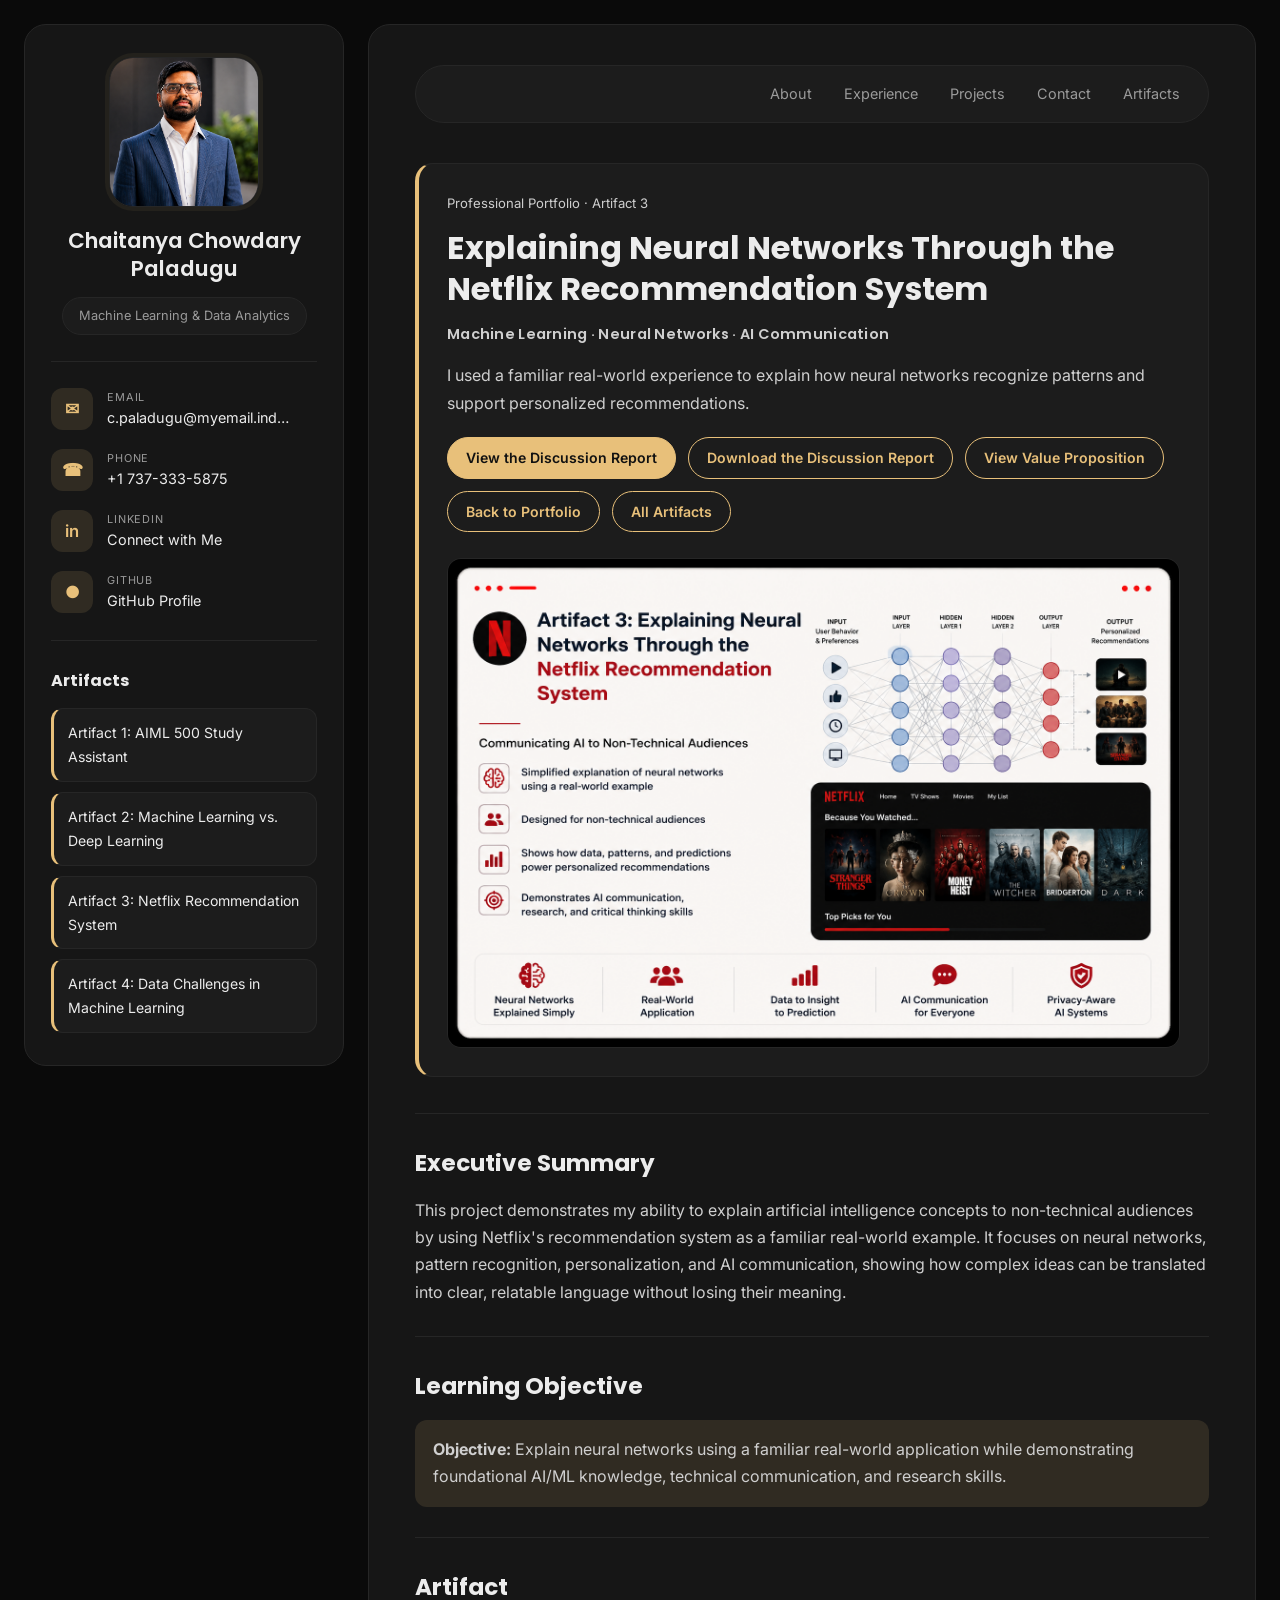
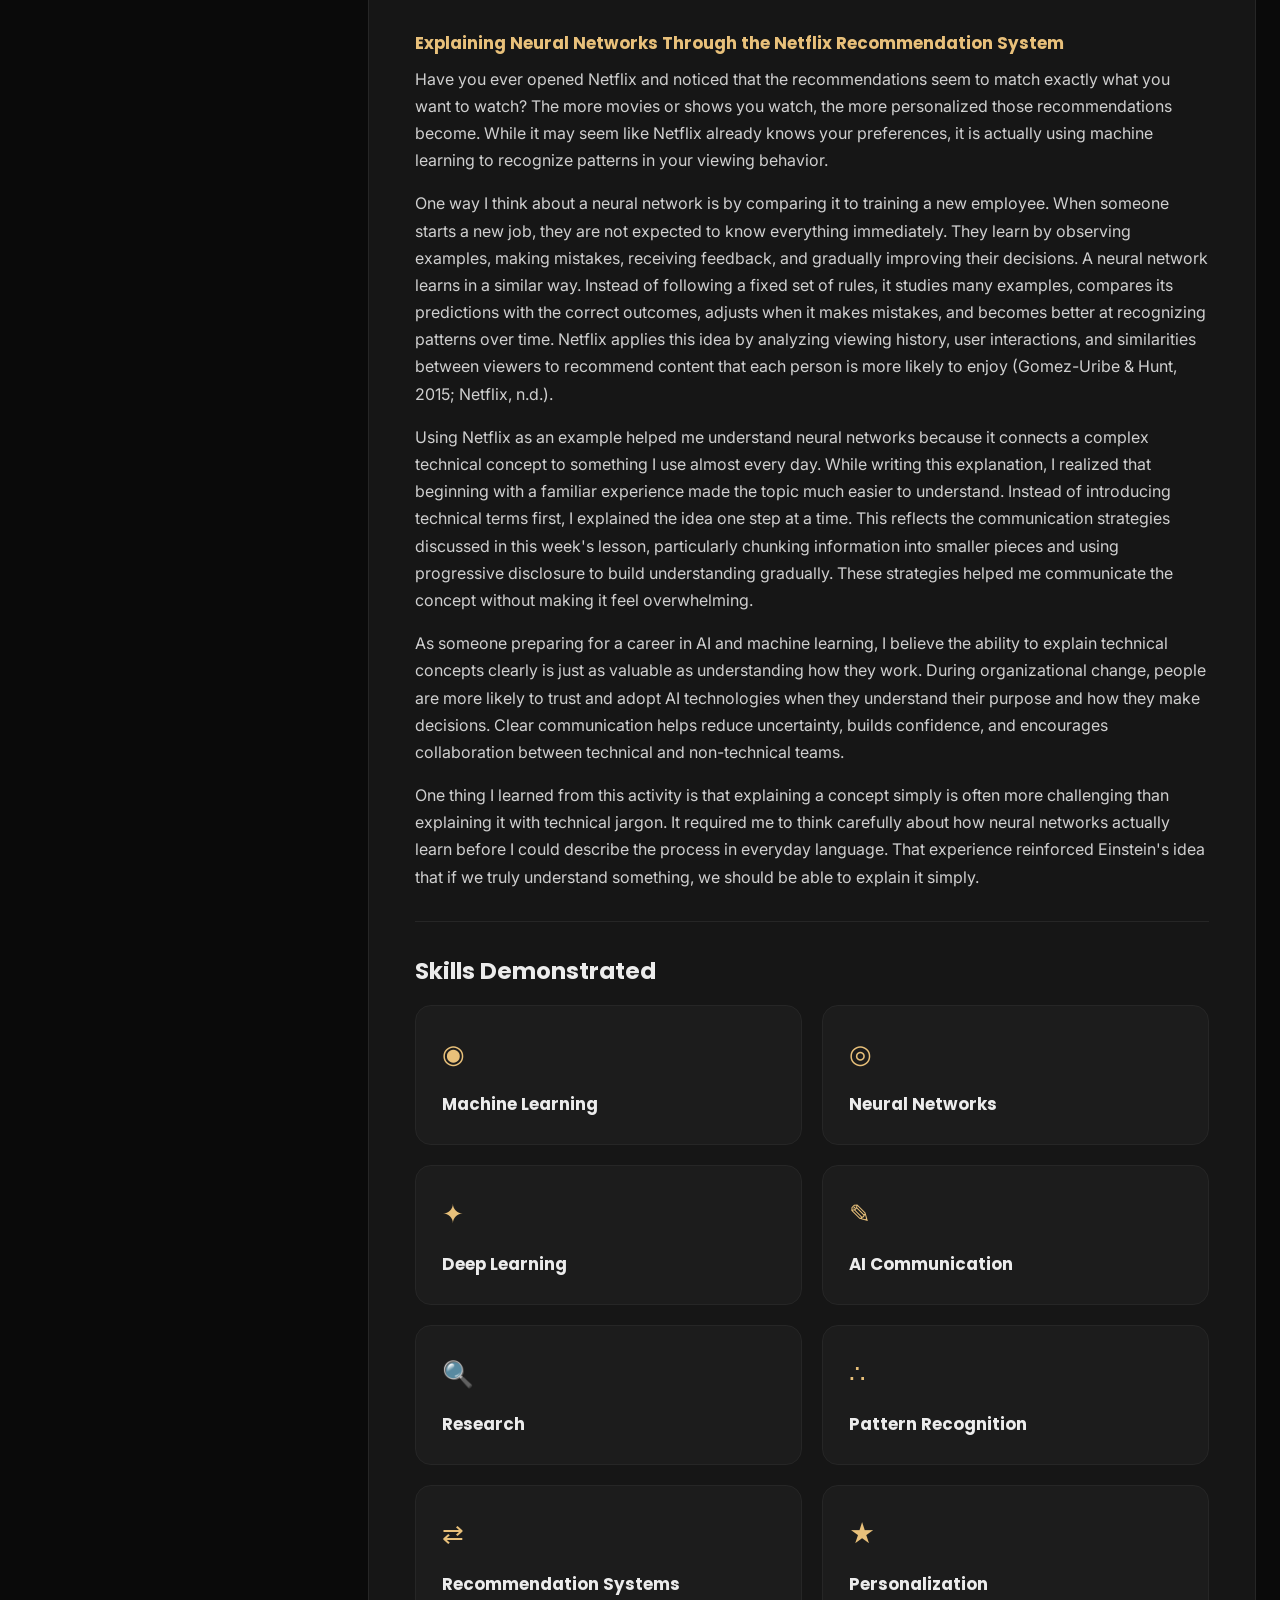
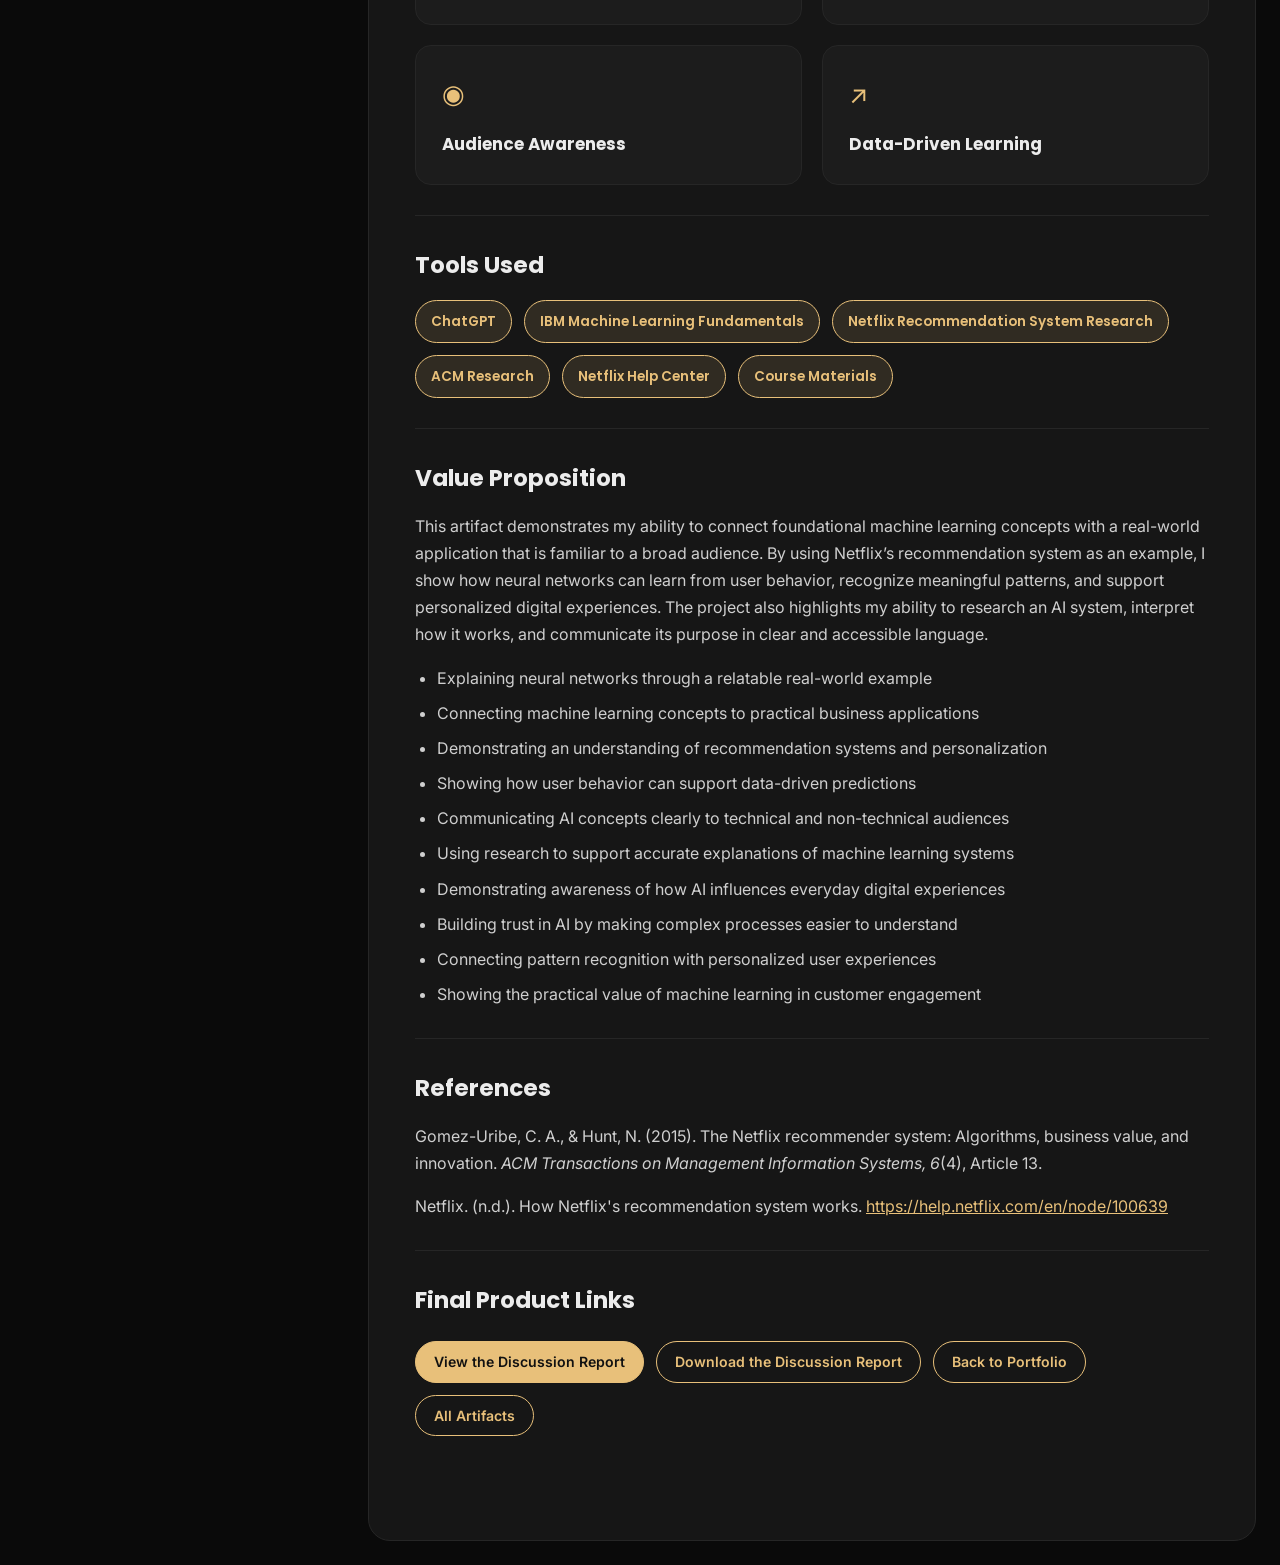
<file: artifact-3.html>
<!DOCTYPE html>
<html lang="en">
<head>
  <meta charset="UTF-8">
  <meta name="viewport" content="width=device-width, initial-scale=1.0">
  <meta name="description" content="Artifact 3 explains neural networks to non-technical audiences through the familiar example of the Netflix recommendation system.">
  <title>Artifact 3: Explaining Neural Networks Through the Netflix Recommendation System | Chaitanya Chowdary Paladugu</title>
  <link rel="preconnect" href="https://fonts.googleapis.com">
  <link href="https://fonts.googleapis.com/css2?family=Poppins:wght@400;500;600;700&family=Inter:wght@400;500;600&display=swap" rel="stylesheet">
  <link rel="stylesheet" href="style.css?v=5">
  <link rel="stylesheet" href="artifact-3.css?v=1">
</head>
<body>
  <div class="layout">
    <aside class="sidebar">
      <div class="profile">
        <div class="avatar-wrap">
          <img src="profile.jpg" alt="Chaitanya Chowdary Paladugu" class="avatar">
        </div>
        <p class="name">Chaitanya Chowdary Paladugu</p>
        <span class="role-pill">Machine Learning &amp; Data Analytics</span>
      </div>

      <div class="divider"></div>

      <nav class="contact-list" aria-label="Contact links">
        <a class="contact-item" href="mailto:c.paladugu@myemail.indwes.edu">
          <span class="c-icon">&#9993;</span>
          <span class="c-text"><span class="c-label">EMAIL</span><span class="c-value">c.paladugu@myemail.indwes.edu</span></span>
        </a>
        <a class="contact-item" href="tel:+17373335875">
          <span class="c-icon">&#9742;</span>
          <span class="c-text"><span class="c-label">PHONE</span><span class="c-value">+1 737-333-5875</span></span>
        </a>
        <a class="contact-item" href="https://www.linkedin.com/in/chowdary-paladugu1325/" target="_blank" rel="noopener noreferrer">
          <span class="c-icon">in</span>
          <span class="c-text"><span class="c-label">LINKEDIN</span><span class="c-value">Connect with Me</span></span>
        </a>
        <a class="contact-item" href="https://github.com/ChaitanyaChowdaryPaladugu" target="_blank" rel="noopener noreferrer">
          <span class="c-icon">&#9679;</span>
          <span class="c-text"><span class="c-label">GITHUB</span><span class="c-value">GitHub Profile</span></span>
        </a>
      </nav>

      <div class="divider"></div>

      <div class="artifacts-nav">
        <h2 class="artifacts-title">Artifacts</h2>
        <a class="artifact-link" href="artifact-1.html">Artifact 1: AIML 500 Study Assistant</a>
        <a class="artifact-link" href="artifact-2.html">Artifact 2: Machine Learning vs. Deep Learning</a>
        <a class="artifact-link" href="artifact-3.html" aria-current="page">Artifact 3: Netflix Recommendation System</a>
        <a class="artifact-link" href="artifact-4.html">Artifact 4: Data Challenges in Machine Learning</a>
      </div>
    </aside>

    <main class="main">
      <nav class="topnav" aria-label="Page navigation">
        <a href="index.html">About</a>
        <a href="experience.html">Experience</a>
        <a href="projects.html">Projects</a>
        <a href="contact.html">Contact</a>
        <a href="artifacts.html" class="active">Artifacts</a>
      </nav>

      <article class="section">
        <header class="artifact-hero">
          <p class="proj-tech">Professional Portfolio &middot; Artifact 3</p>
          <h1>Explaining Neural Networks Through the Netflix Recommendation System</h1>
          <p class="artifact-3-subtitle">Machine Learning &middot; Neural Networks &middot; AI Communication</p>
          <p>I used a familiar real-world experience to explain how neural networks recognize patterns and support personalized recommendations.</p>
          <div class="artifact-actions">
            <a href="assets/artifact-3/3.3_Discussion_Report_Final_Chaitanya_Paladugu.pdf" class="artifact-button" target="_blank" rel="noopener noreferrer">View the Discussion Report</a>
            <a href="assets/artifact-3/3.3_Discussion_Report_Final_Chaitanya_Paladugu.docx" class="artifact-button artifact-button-secondary" download>Download the Discussion Report</a>
            <a href="#value-proposition" class="artifact-button artifact-button-secondary">View Value Proposition</a>
            <a href="index.html" class="artifact-button artifact-button-secondary">Back to Portfolio</a>
            <a href="artifacts.html" class="artifact-button artifact-button-secondary">All Artifacts</a>
          </div>
          <figure class="artifact-3-banner">
            <img src="assets/artifact-3/netflix-neural-networks-banner.png" alt="Artifact 3 infographic showing user behavior entering a neural network and producing personalized Netflix recommendations">
          </figure>
        </header>

        <section class="artifact-section" aria-labelledby="executive-summary">
          <h2 id="executive-summary">Executive Summary</h2>
          <p>This project demonstrates my ability to explain artificial intelligence concepts to non-technical audiences by using Netflix's recommendation system as a familiar real-world example. It focuses on neural networks, pattern recognition, personalization, and AI communication, showing how complex ideas can be translated into clear, relatable language without losing their meaning.</p>
        </section>

        <section class="artifact-section" aria-labelledby="learning-objective">
          <h2 id="learning-objective">Learning Objective</h2>
          <div class="artifact-note">
            <p><strong>Objective:</strong> Explain neural networks using a familiar real-world application while demonstrating foundational AI/ML knowledge, technical communication, and research skills.</p>
          </div>
        </section>

        <section class="artifact-section artifact-copy" aria-labelledby="artifact">
          <h2 id="artifact">Artifact</h2>
          <h3>Explaining Neural Networks Through the Netflix Recommendation System</h3>
          <p>Have you ever opened Netflix and noticed that the recommendations seem to match exactly what you want to watch? The more movies or shows you watch, the more personalized those recommendations become. While it may seem like Netflix already knows your preferences, it is actually using machine learning to recognize patterns in your viewing behavior.</p>
          <p>One way I think about a neural network is by comparing it to training a new employee. When someone starts a new job, they are not expected to know everything immediately. They learn by observing examples, making mistakes, receiving feedback, and gradually improving their decisions. A neural network learns in a similar way. Instead of following a fixed set of rules, it studies many examples, compares its predictions with the correct outcomes, adjusts when it makes mistakes, and becomes better at recognizing patterns over time. Netflix applies this idea by analyzing viewing history, user interactions, and similarities between viewers to recommend content that each person is more likely to enjoy (Gomez-Uribe &amp; Hunt, 2015; Netflix, n.d.).</p>
          <p>Using Netflix as an example helped me understand neural networks because it connects a complex technical concept to something I use almost every day. While writing this explanation, I realized that beginning with a familiar experience made the topic much easier to understand. Instead of introducing technical terms first, I explained the idea one step at a time. This reflects the communication strategies discussed in this week's lesson, particularly chunking information into smaller pieces and using progressive disclosure to build understanding gradually. These strategies helped me communicate the concept without making it feel overwhelming.</p>
          <p>As someone preparing for a career in AI and machine learning, I believe the ability to explain technical concepts clearly is just as valuable as understanding how they work. During organizational change, people are more likely to trust and adopt AI technologies when they understand their purpose and how they make decisions. Clear communication helps reduce uncertainty, builds confidence, and encourages collaboration between technical and non-technical teams.</p>
          <p>One thing I learned from this activity is that explaining a concept simply is often more challenging than explaining it with technical jargon. It required me to think carefully about how neural networks actually learn before I could describe the process in everyday language. That experience reinforced Einstein's idea that if we truly understand something, we should be able to explain it simply.</p>
        </section>

        <section class="artifact-section" aria-labelledby="skills">
          <h2 id="skills">Skills Demonstrated</h2>
          <div class="cards-grid artifact-3-skills">
            <div class="feature-card"><span class="feature-icon" aria-hidden="true">&#9673;</span><h3>Machine Learning</h3></div>
            <div class="feature-card"><span class="feature-icon" aria-hidden="true">&#9678;</span><h3>Neural Networks</h3></div>
            <div class="feature-card"><span class="feature-icon" aria-hidden="true">&#10022;</span><h3>Deep Learning</h3></div>
            <div class="feature-card"><span class="feature-icon" aria-hidden="true">&#9998;</span><h3>AI Communication</h3></div>
            <div class="feature-card"><span class="feature-icon" aria-hidden="true">&#128269;</span><h3>Research</h3></div>
            <div class="feature-card"><span class="feature-icon" aria-hidden="true">&#8756;</span><h3>Pattern Recognition</h3></div>
            <div class="feature-card"><span class="feature-icon" aria-hidden="true">&#8644;</span><h3>Recommendation Systems</h3></div>
            <div class="feature-card"><span class="feature-icon" aria-hidden="true">&#9733;</span><h3>Personalization</h3></div>
            <div class="feature-card"><span class="feature-icon" aria-hidden="true">&#9673;</span><h3>Audience Awareness</h3></div>
            <div class="feature-card"><span class="feature-icon" aria-hidden="true">&#8599;</span><h3>Data-Driven Learning</h3></div>
          </div>
        </section>

        <section class="artifact-section" aria-labelledby="tools">
          <h2 id="tools">Tools Used</h2>
          <div class="artifact-3-badges" aria-label="Tools used for Artifact 3">
            <span class="artifact-3-badge">ChatGPT</span>
            <span class="artifact-3-badge">IBM Machine Learning Fundamentals</span>
            <span class="artifact-3-badge">Netflix Recommendation System Research</span>
            <span class="artifact-3-badge">ACM Research</span>
            <span class="artifact-3-badge">Netflix Help Center</span>
            <span class="artifact-3-badge">Course Materials</span>
          </div>
        </section>

        <section class="artifact-section" aria-labelledby="value-proposition">
          <h2 id="value-proposition">Value Proposition</h2>
          <p>This artifact demonstrates my ability to connect foundational machine learning concepts with a real-world application that is familiar to a broad audience. By using Netflix’s recommendation system as an example, I show how neural networks can learn from user behavior, recognize meaningful patterns, and support personalized digital experiences. The project also highlights my ability to research an AI system, interpret how it works, and communicate its purpose in clear and accessible language.</p>
          <ul>
            <li>Explaining neural networks through a relatable real-world example</li>
            <li>Connecting machine learning concepts to practical business applications</li>
            <li>Demonstrating an understanding of recommendation systems and personalization</li>
            <li>Showing how user behavior can support data-driven predictions</li>
            <li>Communicating AI concepts clearly to technical and non-technical audiences</li>
            <li>Using research to support accurate explanations of machine learning systems</li>
            <li>Demonstrating awareness of how AI influences everyday digital experiences</li>
            <li>Building trust in AI by making complex processes easier to understand</li>
            <li>Connecting pattern recognition with personalized user experiences</li>
            <li>Showing the practical value of machine learning in customer engagement</li>
          </ul>
        </section>

        <section class="artifact-section reference-list" aria-labelledby="references">
          <h2 id="references">References</h2>
          <p>Gomez-Uribe, C. A., &amp; Hunt, N. (2015). The Netflix recommender system: Algorithms, business value, and innovation. <em>ACM Transactions on Management Information Systems, 6</em>(4), Article 13.</p>
          <p>Netflix. (n.d.). How Netflix's recommendation system works. <a href="https://help.netflix.com/en/node/100639" target="_blank" rel="noopener noreferrer">https://help.netflix.com/en/node/100639</a></p>
        </section>

        <section class="artifact-section" aria-labelledby="links">
          <h2 id="links">Final Product Links</h2>
          <div class="artifact-actions">
            <a href="assets/artifact-3/3.3_Discussion_Report_Final_Chaitanya_Paladugu.pdf" class="artifact-button" target="_blank" rel="noopener noreferrer">View the Discussion Report</a>
            <a href="assets/artifact-3/3.3_Discussion_Report_Final_Chaitanya_Paladugu.docx" class="artifact-button artifact-button-secondary" download>Download the Discussion Report</a>
            <a href="index.html" class="artifact-button artifact-button-secondary">Back to Portfolio</a>
            <a href="artifacts.html" class="artifact-button artifact-button-secondary">All Artifacts</a>
          </div>
        </section>
      </article>
    </main>
  </div>
  <script src="script.js?v=4"></script>
</body>
</html>
</file>
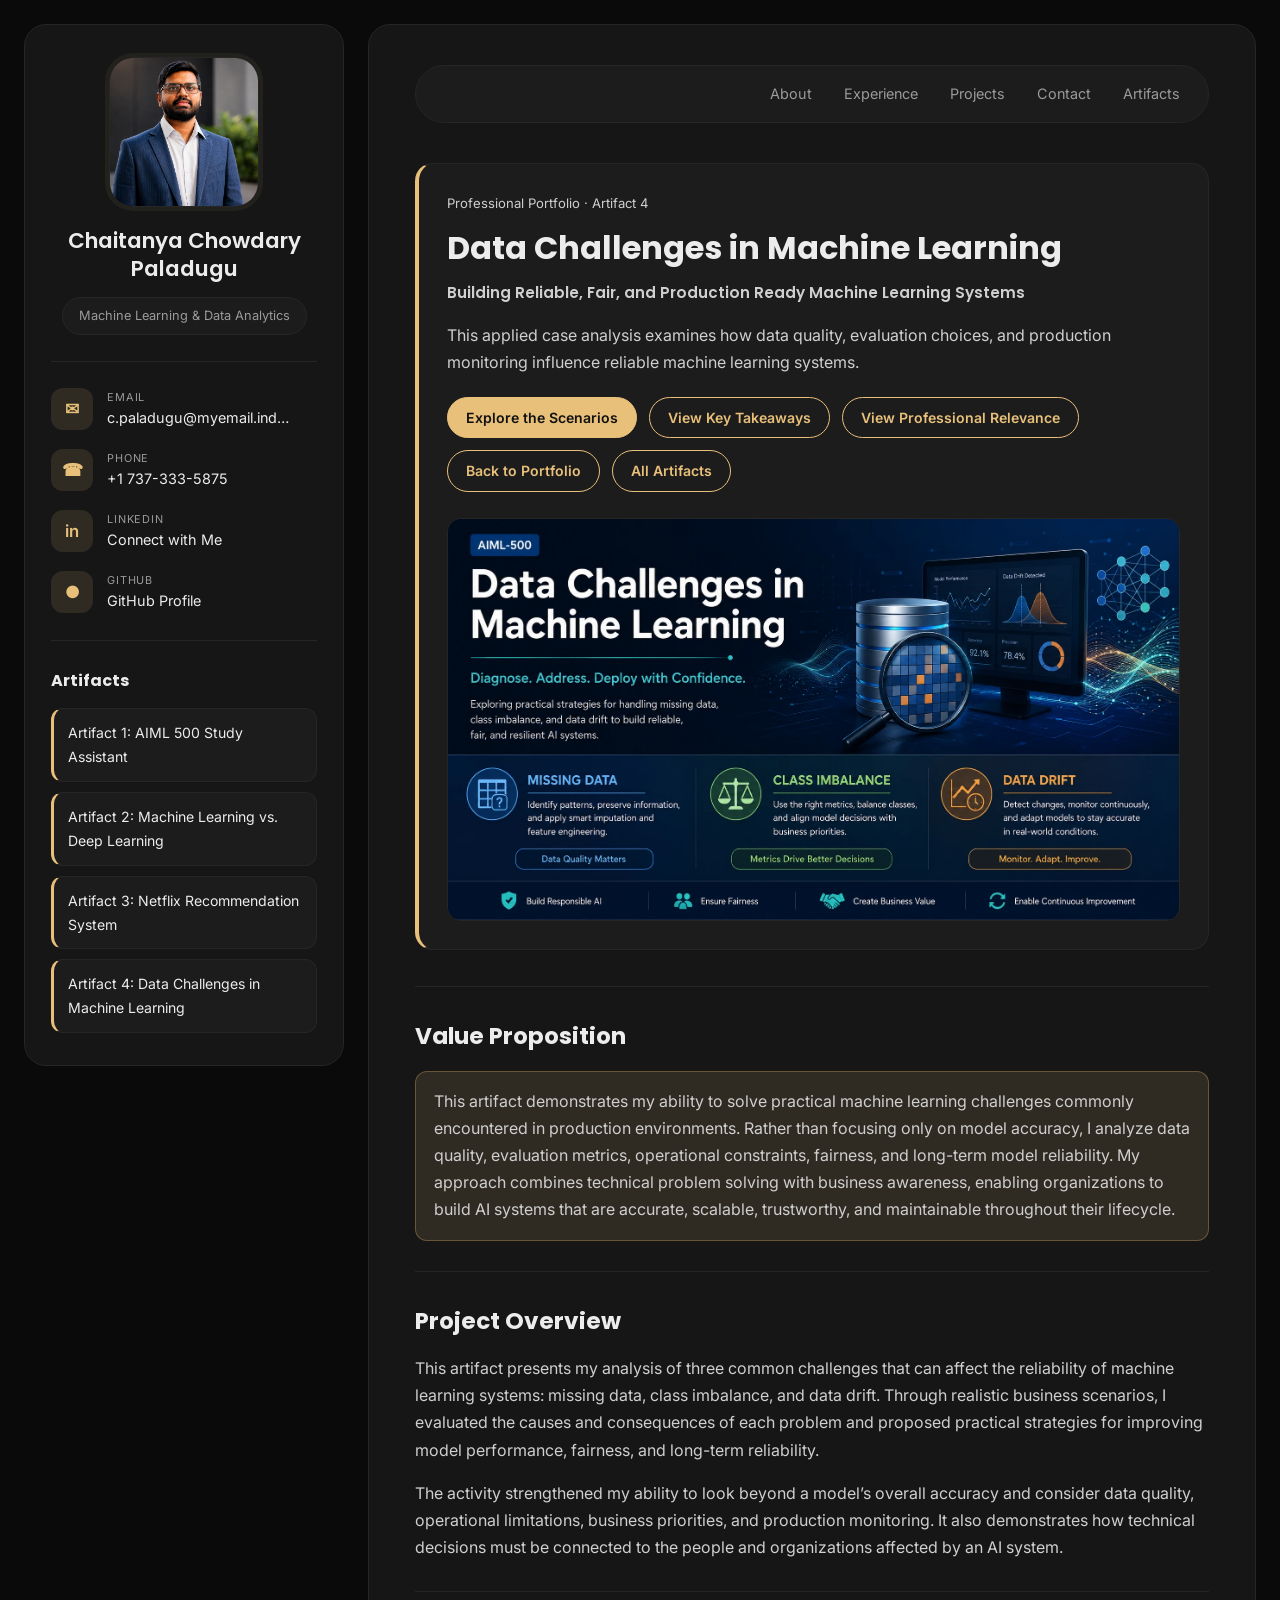
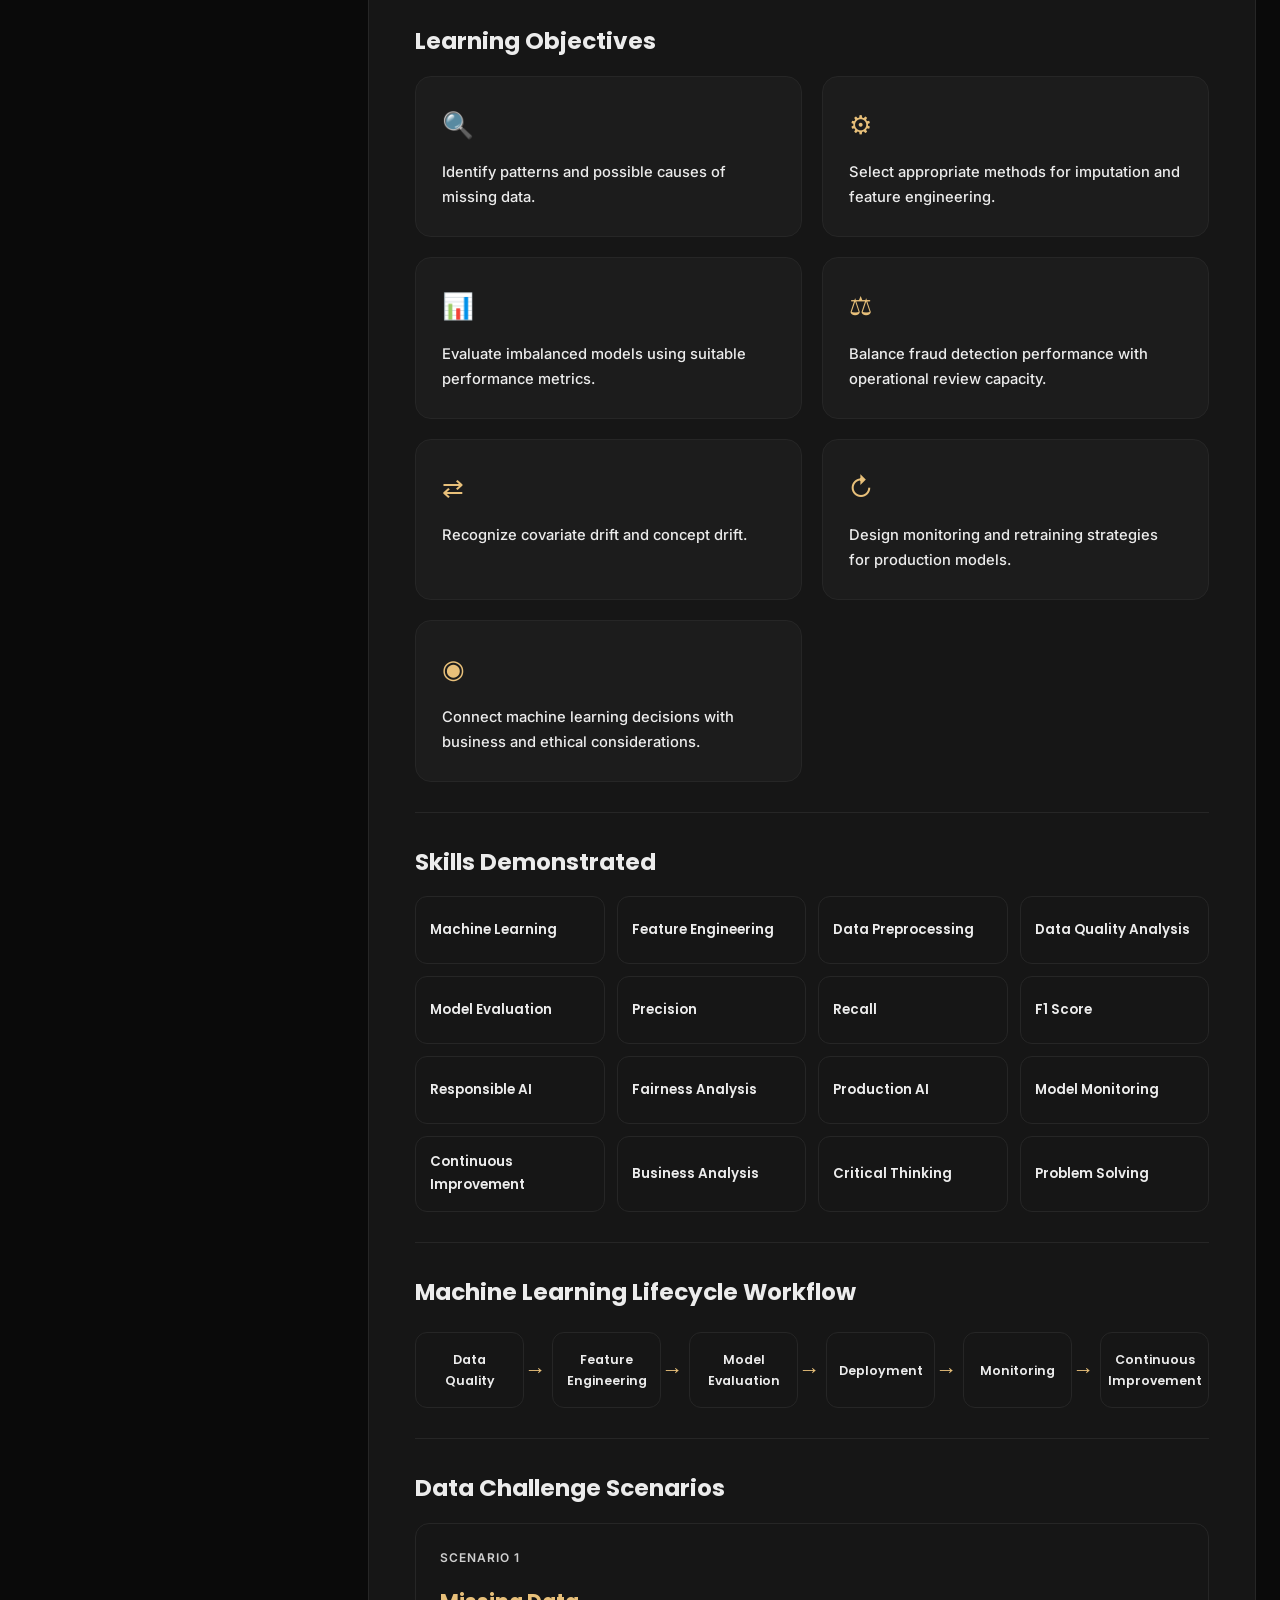
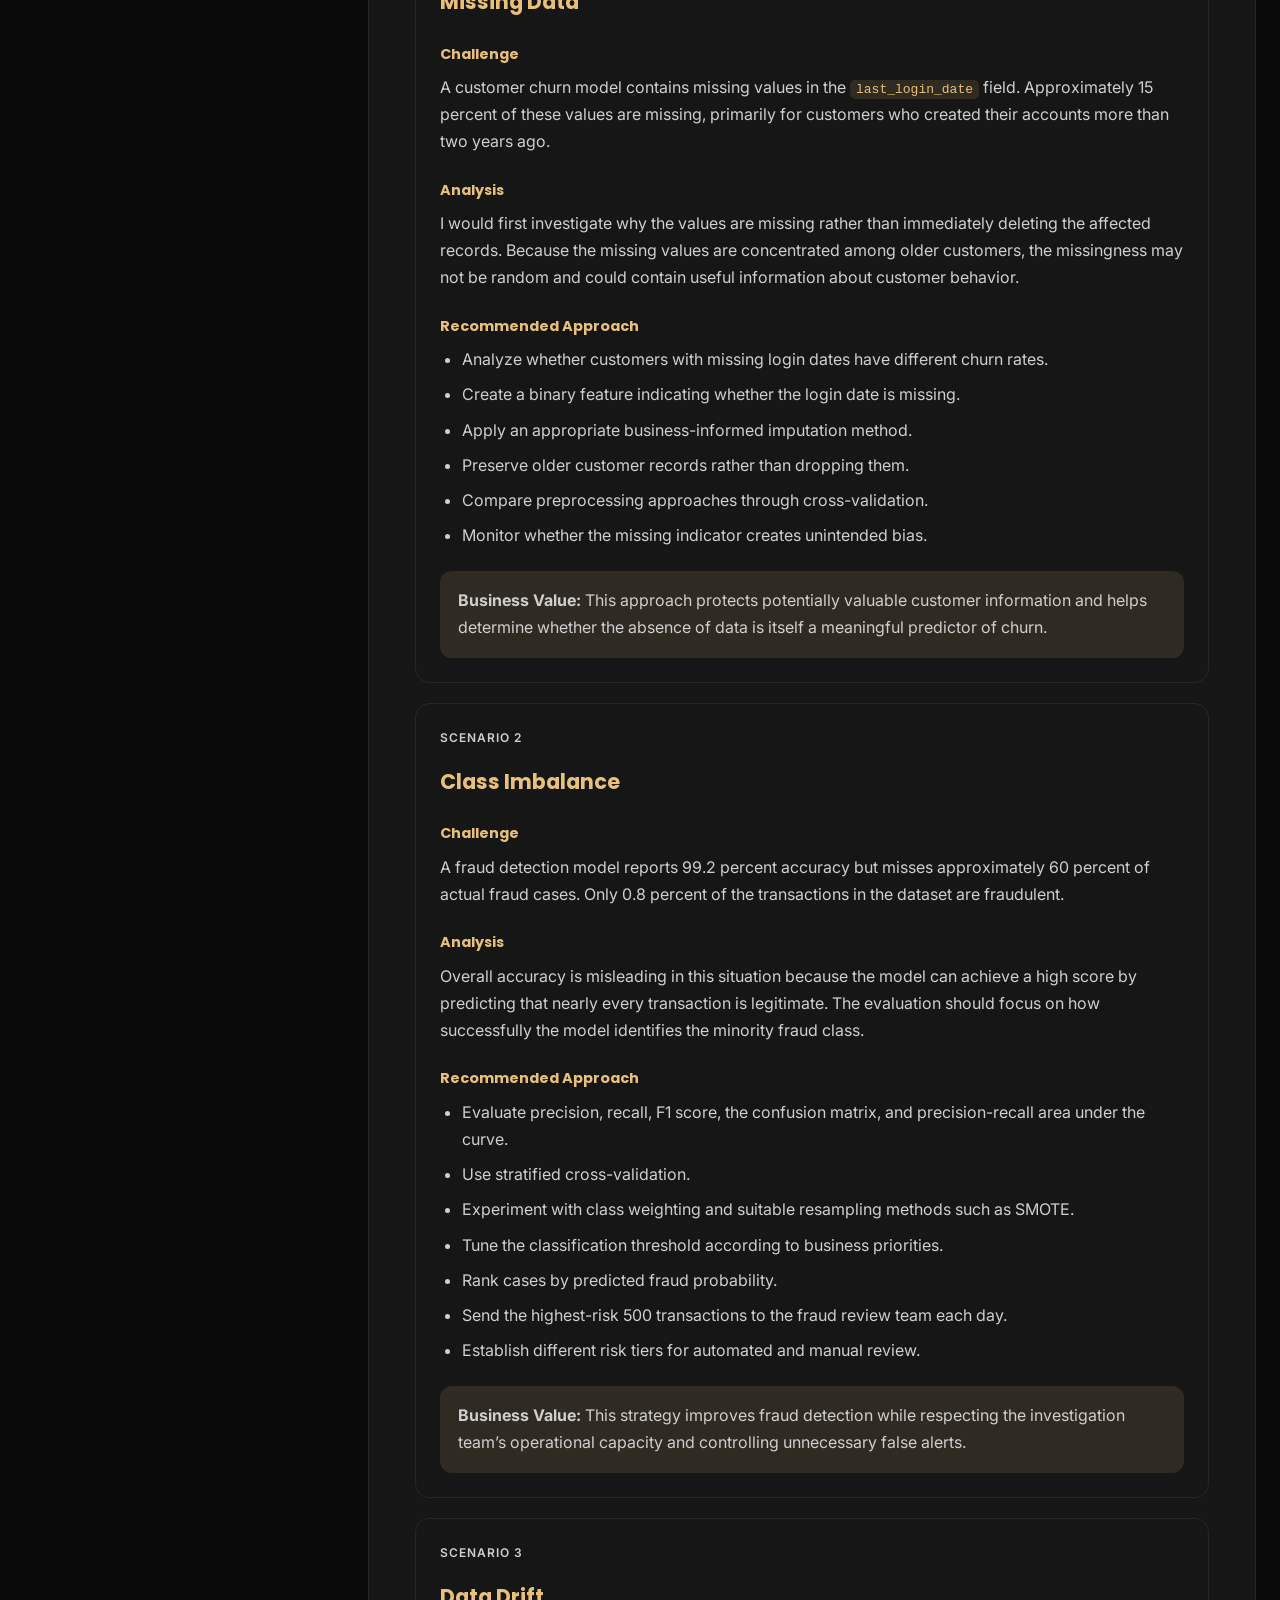
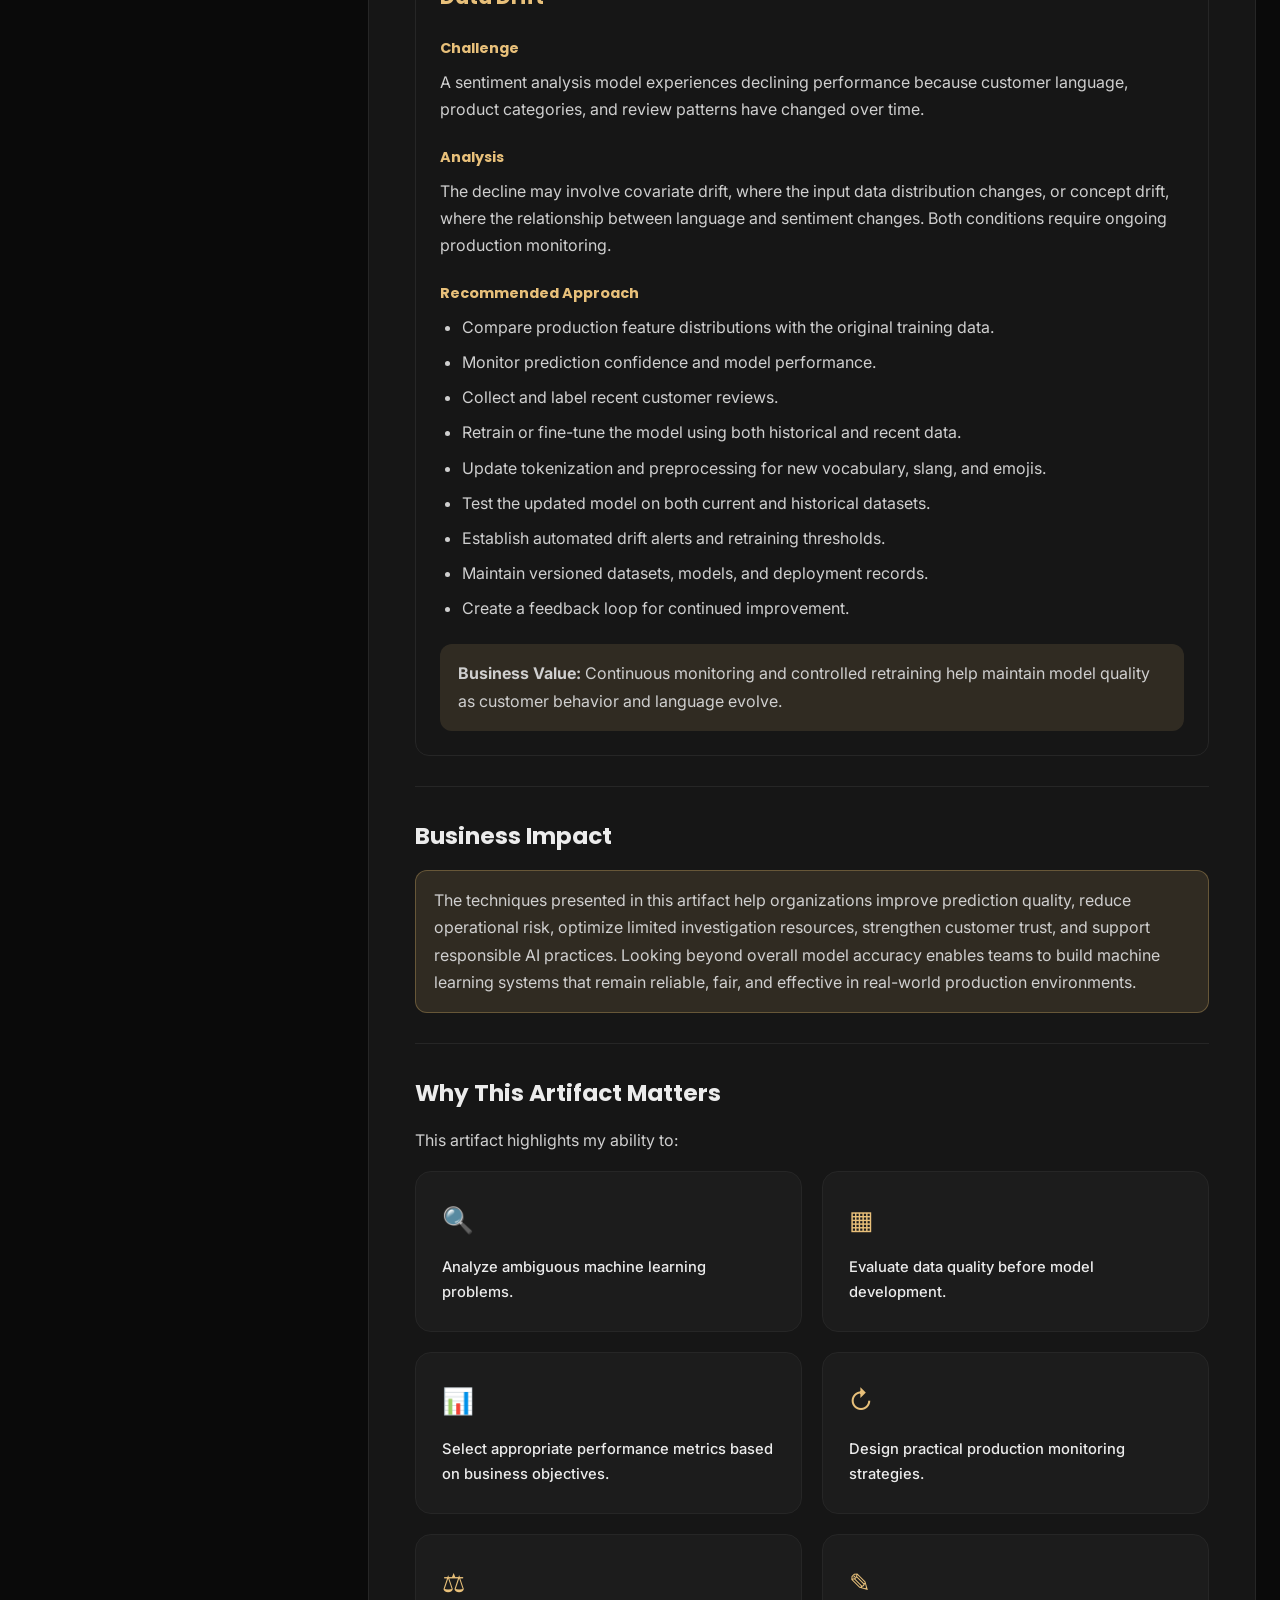
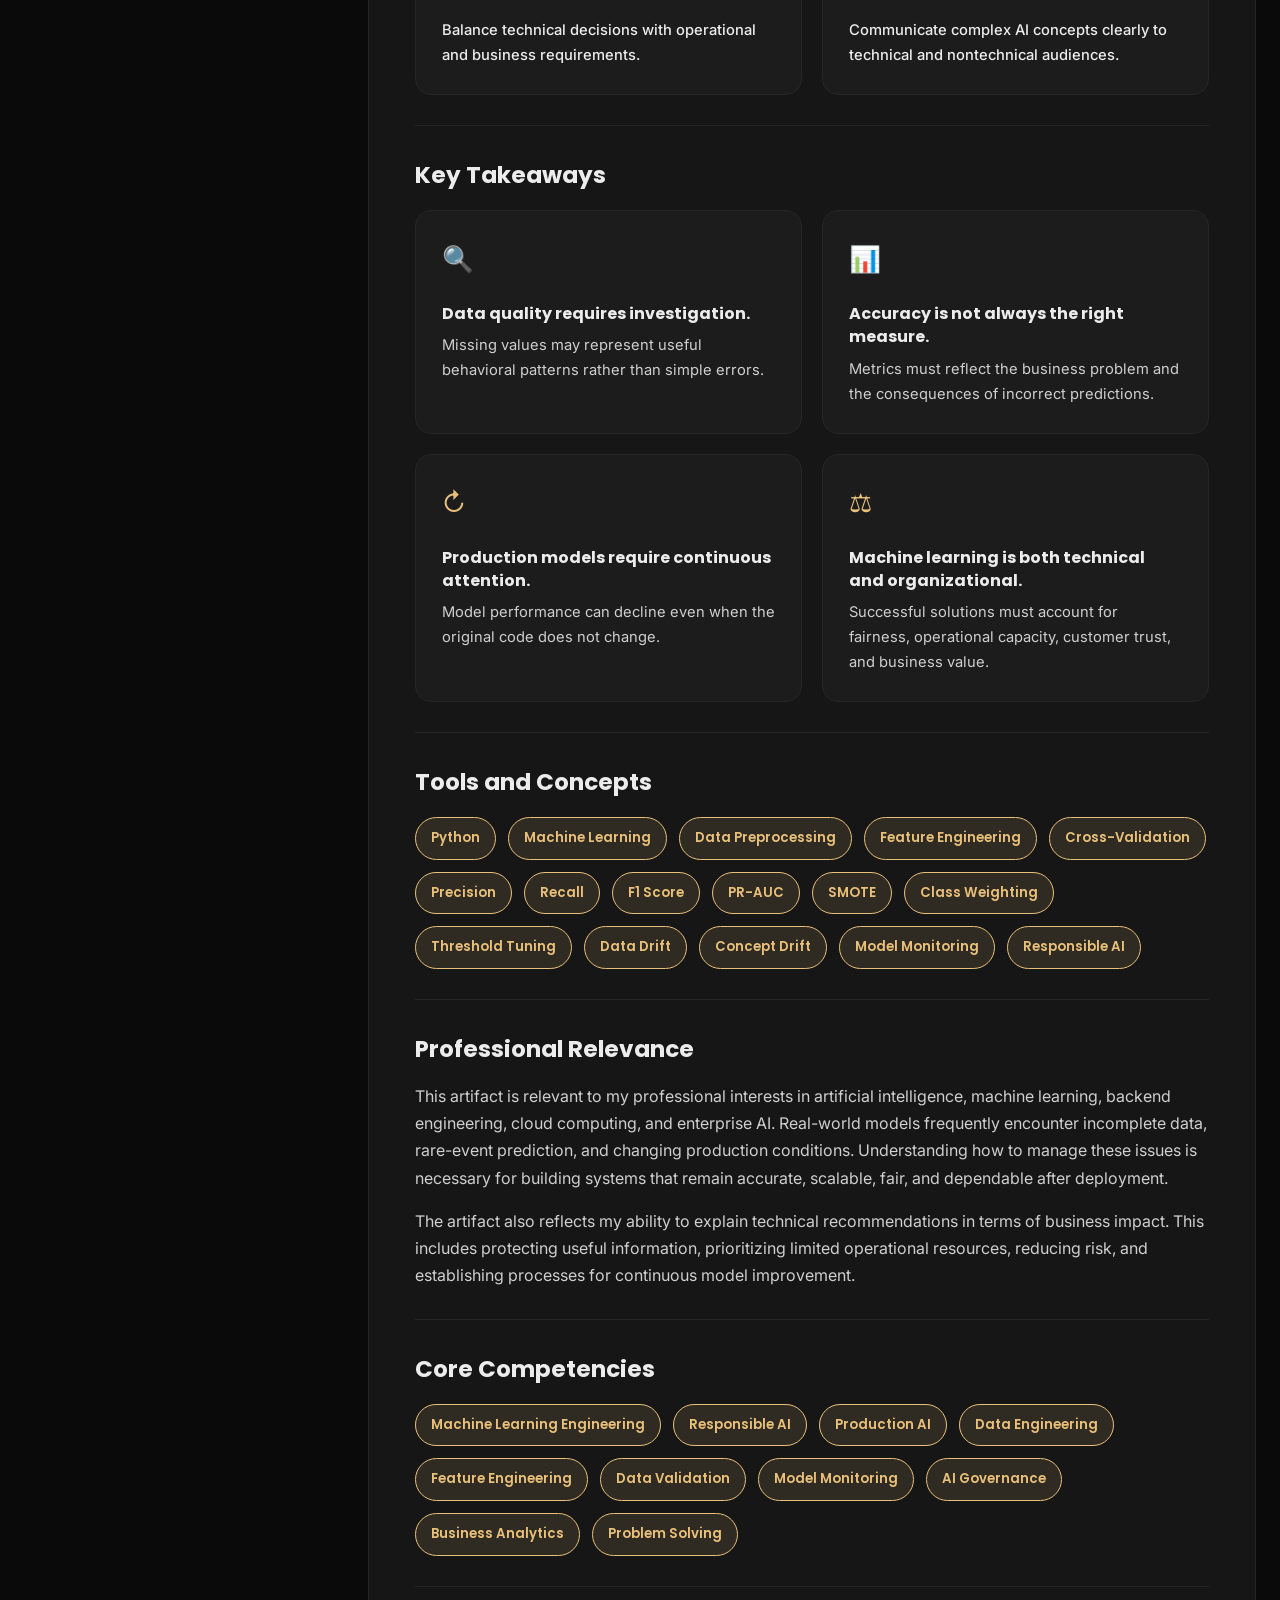
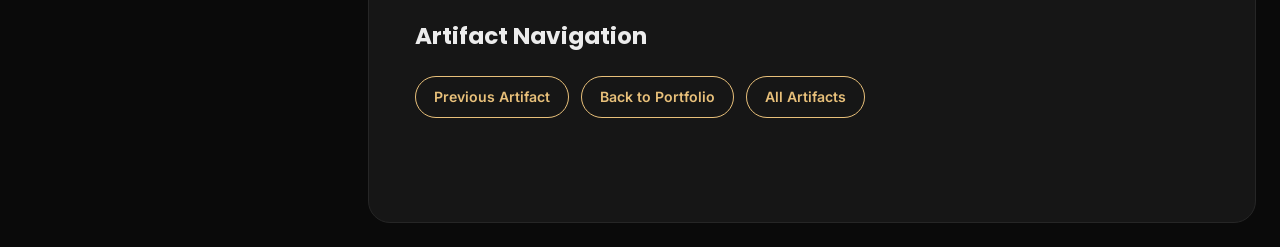
<file: artifact-4.html>
<!DOCTYPE html>
<html lang="en">
<head>
  <meta charset="UTF-8">
  <meta name="viewport" content="width=device-width, initial-scale=1.0">
  <meta name="description" content="An applied machine learning case analysis of missing data, class imbalance, and data drift.">
  <title>Artifact 4: Data Challenges in Machine Learning | Chaitanya Chowdary Paladugu</title>
  <link rel="preconnect" href="https://fonts.googleapis.com">
  <link href="https://fonts.googleapis.com/css2?family=Poppins:wght@400;500;600;700&family=Inter:wght@400;500;600&display=swap" rel="stylesheet">
  <link rel="stylesheet" href="style.css?v=5">
  <link rel="stylesheet" href="artifact-4.css?v=1">
</head>
<body>
  <div class="layout">
    <aside class="sidebar">
      <div class="profile">
        <div class="avatar-wrap">
          <img src="profile.jpg" alt="Chaitanya Chowdary Paladugu" class="avatar">
        </div>
        <p class="name">Chaitanya Chowdary Paladugu</p>
        <span class="role-pill">Machine Learning &amp; Data Analytics</span>
      </div>

      <div class="divider"></div>

      <nav class="contact-list" aria-label="Contact links">
        <a class="contact-item" href="mailto:c.paladugu@myemail.indwes.edu">
          <span class="c-icon">&#9993;</span>
          <span class="c-text"><span class="c-label">EMAIL</span><span class="c-value">c.paladugu@myemail.indwes.edu</span></span>
        </a>
        <a class="contact-item" href="tel:+17373335875">
          <span class="c-icon">&#9742;</span>
          <span class="c-text"><span class="c-label">PHONE</span><span class="c-value">+1 737-333-5875</span></span>
        </a>
        <a class="contact-item" href="https://www.linkedin.com/in/chowdary-paladugu1325/" target="_blank" rel="noopener noreferrer">
          <span class="c-icon">in</span>
          <span class="c-text"><span class="c-label">LINKEDIN</span><span class="c-value">Connect with Me</span></span>
        </a>
        <a class="contact-item" href="https://github.com/ChaitanyaChowdaryPaladugu" target="_blank" rel="noopener noreferrer">
          <span class="c-icon">&#9679;</span>
          <span class="c-text"><span class="c-label">GITHUB</span><span class="c-value">GitHub Profile</span></span>
        </a>
      </nav>

      <div class="divider"></div>

      <div class="artifacts-nav">
        <h2 class="artifacts-title">Artifacts</h2>
        <a class="artifact-link" href="artifact-1.html">Artifact 1: AIML 500 Study Assistant</a>
        <a class="artifact-link" href="artifact-2.html">Artifact 2: Machine Learning vs. Deep Learning</a>
        <a class="artifact-link" href="artifact-3.html">Artifact 3: Netflix Recommendation System</a>
        <a class="artifact-link" href="artifact-4.html" aria-current="page">Artifact 4: Data Challenges in Machine Learning</a>
      </div>
    </aside>

    <main class="main">
      <nav class="topnav" aria-label="Page navigation">
        <a href="index.html">About</a>
        <a href="experience.html">Experience</a>
        <a href="projects.html">Projects</a>
        <a href="contact.html">Contact</a>
        <a href="artifacts.html" class="active">Artifacts</a>
      </nav>

      <article class="section">
        <header class="artifact-hero">
          <p class="proj-tech">Professional Portfolio &middot; Artifact 4</p>
          <h1>Data Challenges in Machine Learning</h1>
          <p class="artifact-4-subtitle">Building Reliable, Fair, and Production Ready Machine Learning Systems</p>
          <p>This applied case analysis examines how data quality, evaluation choices, and production monitoring influence reliable machine learning systems.</p>
          <div class="artifact-actions">
            <a href="#scenarios" class="artifact-button">Explore the Scenarios</a>
            <a href="#key-takeaways" class="artifact-button artifact-button-secondary">View Key Takeaways</a>
            <a href="#professional-relevance" class="artifact-button artifact-button-secondary">View Professional Relevance</a>
            <a href="index.html" class="artifact-button artifact-button-secondary">Back to Portfolio</a>
            <a href="artifacts.html" class="artifact-button artifact-button-secondary">All Artifacts</a>
          </div>
          <figure class="artifact-4-banner">
            <picture>
              <source srcset="assets/artifact-4/data-challenges-machine-learning-banner.webp" type="image/webp">
              <img src="assets/artifact-4/data-challenges-machine-learning-banner.png" alt="Data Challenges in Machine Learning banner illustrating missing data, class imbalance, data drift, model monitoring, and responsible AI" decoding="async" fetchpriority="high">
            </picture>
          </figure>
        </header>

        <section class="artifact-section" aria-labelledby="value-proposition">
          <h2 id="value-proposition">Value Proposition</h2>
          <div class="artifact-note artifact-4-highlight">
            <p>This artifact demonstrates my ability to solve practical machine learning challenges commonly encountered in production environments. Rather than focusing only on model accuracy, I analyze data quality, evaluation metrics, operational constraints, fairness, and long-term model reliability. My approach combines technical problem solving with business awareness, enabling organizations to build AI systems that are accurate, scalable, trustworthy, and maintainable throughout their lifecycle.</p>
          </div>
        </section>

        <section class="artifact-section" aria-labelledby="project-overview">
          <h2 id="project-overview">Project Overview</h2>
          <p>This artifact presents my analysis of three common challenges that can affect the reliability of machine learning systems: missing data, class imbalance, and data drift. Through realistic business scenarios, I evaluated the causes and consequences of each problem and proposed practical strategies for improving model performance, fairness, and long-term reliability.</p>
          <p>The activity strengthened my ability to look beyond a model’s overall accuracy and consider data quality, operational limitations, business priorities, and production monitoring. It also demonstrates how technical decisions must be connected to the people and organizations affected by an AI system.</p>
        </section>

        <section class="artifact-section" aria-labelledby="learning-objectives">
          <h2 id="learning-objectives">Learning Objectives</h2>
          <div class="cards-grid artifact-4-objectives">
            <div class="feature-card"><span class="feature-icon" aria-hidden="true">&#128269;</span><p>Identify patterns and possible causes of missing data.</p></div>
            <div class="feature-card"><span class="feature-icon" aria-hidden="true">&#9881;</span><p>Select appropriate methods for imputation and feature engineering.</p></div>
            <div class="feature-card"><span class="feature-icon" aria-hidden="true">&#128202;</span><p>Evaluate imbalanced models using suitable performance metrics.</p></div>
            <div class="feature-card"><span class="feature-icon" aria-hidden="true">&#9878;</span><p>Balance fraud detection performance with operational review capacity.</p></div>
            <div class="feature-card"><span class="feature-icon" aria-hidden="true">&#8644;</span><p>Recognize covariate drift and concept drift.</p></div>
            <div class="feature-card"><span class="feature-icon" aria-hidden="true">&#8635;</span><p>Design monitoring and retraining strategies for production models.</p></div>
            <div class="feature-card"><span class="feature-icon" aria-hidden="true">&#9673;</span><p>Connect machine learning decisions with business and ethical considerations.</p></div>
          </div>
        </section>

        <section class="artifact-section" aria-labelledby="skills-demonstrated">
          <h2 id="skills-demonstrated">Skills Demonstrated</h2>
          <div class="artifact-4-skill-grid">
            <div>Machine Learning</div>
            <div>Feature Engineering</div>
            <div>Data Preprocessing</div>
            <div>Data Quality Analysis</div>
            <div>Model Evaluation</div>
            <div>Precision</div>
            <div>Recall</div>
            <div>F1 Score</div>
            <div>Responsible AI</div>
            <div>Fairness Analysis</div>
            <div>Production AI</div>
            <div>Model Monitoring</div>
            <div>Continuous Improvement</div>
            <div>Business Analysis</div>
            <div>Critical Thinking</div>
            <div>Problem Solving</div>
          </div>
        </section>

        <section class="artifact-section" aria-labelledby="workflow-heading">
          <h2 id="workflow-heading">Machine Learning Lifecycle Workflow</h2>
          <ol class="artifact-4-workflow" aria-label="Machine learning lifecycle workflow">
            <li>Data Quality</li>
            <li>Feature Engineering</li>
            <li>Model Evaluation</li>
            <li>Deployment</li>
            <li>Monitoring</li>
            <li>Continuous Improvement</li>
          </ol>
        </section>

        <section class="artifact-section" id="scenarios" aria-labelledby="scenario-analysis">
          <h2 id="scenario-analysis">Data Challenge Scenarios</h2>
          <div class="artifact-4-scenarios">
            <article class="artifact-4-scenario">
              <p class="artifact-4-scenario-label">Scenario 1</p>
              <h3>Missing Data</h3>
              <h4>Challenge</h4>
              <p>A customer churn model contains missing values in the <code>last_login_date</code> field. Approximately 15 percent of these values are missing, primarily for customers who created their accounts more than two years ago.</p>
              <h4>Analysis</h4>
              <p>I would first investigate why the values are missing rather than immediately deleting the affected records. Because the missing values are concentrated among older customers, the missingness may not be random and could contain useful information about customer behavior.</p>
              <h4>Recommended Approach</h4>
              <ul>
                <li>Analyze whether customers with missing login dates have different churn rates.</li>
                <li>Create a binary feature indicating whether the login date is missing.</li>
                <li>Apply an appropriate business-informed imputation method.</li>
                <li>Preserve older customer records rather than dropping them.</li>
                <li>Compare preprocessing approaches through cross-validation.</li>
                <li>Monitor whether the missing indicator creates unintended bias.</li>
              </ul>
              <div class="artifact-note"><p><strong>Business Value:</strong> This approach protects potentially valuable customer information and helps determine whether the absence of data is itself a meaningful predictor of churn.</p></div>
            </article>

            <article class="artifact-4-scenario">
              <p class="artifact-4-scenario-label">Scenario 2</p>
              <h3>Class Imbalance</h3>
              <h4>Challenge</h4>
              <p>A fraud detection model reports 99.2 percent accuracy but misses approximately 60 percent of actual fraud cases. Only 0.8 percent of the transactions in the dataset are fraudulent.</p>
              <h4>Analysis</h4>
              <p>Overall accuracy is misleading in this situation because the model can achieve a high score by predicting that nearly every transaction is legitimate. The evaluation should focus on how successfully the model identifies the minority fraud class.</p>
              <h4>Recommended Approach</h4>
              <ul>
                <li>Evaluate precision, recall, F1 score, the confusion matrix, and precision-recall area under the curve.</li>
                <li>Use stratified cross-validation.</li>
                <li>Experiment with class weighting and suitable resampling methods such as SMOTE.</li>
                <li>Tune the classification threshold according to business priorities.</li>
                <li>Rank cases by predicted fraud probability.</li>
                <li>Send the highest-risk 500 transactions to the fraud review team each day.</li>
                <li>Establish different risk tiers for automated and manual review.</li>
              </ul>
              <div class="artifact-note"><p><strong>Business Value:</strong> This strategy improves fraud detection while respecting the investigation team’s operational capacity and controlling unnecessary false alerts.</p></div>
            </article>

            <article class="artifact-4-scenario">
              <p class="artifact-4-scenario-label">Scenario 3</p>
              <h3>Data Drift</h3>
              <h4>Challenge</h4>
              <p>A sentiment analysis model experiences declining performance because customer language, product categories, and review patterns have changed over time.</p>
              <h4>Analysis</h4>
              <p>The decline may involve covariate drift, where the input data distribution changes, or concept drift, where the relationship between language and sentiment changes. Both conditions require ongoing production monitoring.</p>
              <h4>Recommended Approach</h4>
              <ul>
                <li>Compare production feature distributions with the original training data.</li>
                <li>Monitor prediction confidence and model performance.</li>
                <li>Collect and label recent customer reviews.</li>
                <li>Retrain or fine-tune the model using both historical and recent data.</li>
                <li>Update tokenization and preprocessing for new vocabulary, slang, and emojis.</li>
                <li>Test the updated model on both current and historical datasets.</li>
                <li>Establish automated drift alerts and retraining thresholds.</li>
                <li>Maintain versioned datasets, models, and deployment records.</li>
                <li>Create a feedback loop for continued improvement.</li>
              </ul>
              <div class="artifact-note"><p><strong>Business Value:</strong> Continuous monitoring and controlled retraining help maintain model quality as customer behavior and language evolve.</p></div>
            </article>
          </div>
        </section>

        <section class="artifact-section" aria-labelledby="business-impact">
          <h2 id="business-impact">Business Impact</h2>
          <div class="artifact-note artifact-4-highlight">
            <p>The techniques presented in this artifact help organizations improve prediction quality, reduce operational risk, optimize limited investigation resources, strengthen customer trust, and support responsible AI practices. Looking beyond overall model accuracy enables teams to build machine learning systems that remain reliable, fair, and effective in real-world production environments.</p>
          </div>
        </section>

        <section class="artifact-section" aria-labelledby="why-this-matters">
          <h2 id="why-this-matters">Why This Artifact Matters</h2>
          <p>This artifact highlights my ability to:</p>
          <div class="cards-grid artifact-4-matters">
            <div class="feature-card"><span class="feature-icon" aria-hidden="true">&#128269;</span><p>Analyze ambiguous machine learning problems.</p></div>
            <div class="feature-card"><span class="feature-icon" aria-hidden="true">&#9638;</span><p>Evaluate data quality before model development.</p></div>
            <div class="feature-card"><span class="feature-icon" aria-hidden="true">&#128202;</span><p>Select appropriate performance metrics based on business objectives.</p></div>
            <div class="feature-card"><span class="feature-icon" aria-hidden="true">&#8635;</span><p>Design practical production monitoring strategies.</p></div>
            <div class="feature-card"><span class="feature-icon" aria-hidden="true">&#9878;</span><p>Balance technical decisions with operational and business requirements.</p></div>
            <div class="feature-card"><span class="feature-icon" aria-hidden="true">&#9998;</span><p>Communicate complex AI concepts clearly to technical and nontechnical audiences.</p></div>
          </div>
        </section>

        <section class="artifact-section" id="key-takeaways" aria-labelledby="takeaways-heading">
          <h2 id="takeaways-heading">Key Takeaways</h2>
          <div class="cards-grid artifact-4-takeaways">
            <div class="feature-card">
              <span class="feature-icon" aria-hidden="true">&#128269;</span>
              <h3>Data quality requires investigation.</h3>
              <p>Missing values may represent useful behavioral patterns rather than simple errors.</p>
            </div>
            <div class="feature-card">
              <span class="feature-icon" aria-hidden="true">&#128202;</span>
              <h3>Accuracy is not always the right measure.</h3>
              <p>Metrics must reflect the business problem and the consequences of incorrect predictions.</p>
            </div>
            <div class="feature-card">
              <span class="feature-icon" aria-hidden="true">&#8635;</span>
              <h3>Production models require continuous attention.</h3>
              <p>Model performance can decline even when the original code does not change.</p>
            </div>
            <div class="feature-card">
              <span class="feature-icon" aria-hidden="true">&#9878;</span>
              <h3>Machine learning is both technical and organizational.</h3>
              <p>Successful solutions must account for fairness, operational capacity, customer trust, and business value.</p>
            </div>
          </div>
        </section>

        <section class="artifact-section" aria-labelledby="tools-concepts">
          <h2 id="tools-concepts">Tools and Concepts</h2>
          <div class="artifact-4-badges" aria-label="Tools and concepts used in Artifact 4">
            <span>Python</span>
            <span>Machine Learning</span>
            <span>Data Preprocessing</span>
            <span>Feature Engineering</span>
            <span>Cross-Validation</span>
            <span>Precision</span>
            <span>Recall</span>
            <span>F1 Score</span>
            <span>PR-AUC</span>
            <span>SMOTE</span>
            <span>Class Weighting</span>
            <span>Threshold Tuning</span>
            <span>Data Drift</span>
            <span>Concept Drift</span>
            <span>Model Monitoring</span>
            <span>Responsible AI</span>
          </div>
        </section>

        <section class="artifact-section" id="professional-relevance" aria-labelledby="relevance-heading">
          <h2 id="relevance-heading">Professional Relevance</h2>
          <p>This artifact is relevant to my professional interests in artificial intelligence, machine learning, backend engineering, cloud computing, and enterprise AI. Real-world models frequently encounter incomplete data, rare-event prediction, and changing production conditions. Understanding how to manage these issues is necessary for building systems that remain accurate, scalable, fair, and dependable after deployment.</p>
          <p>The artifact also reflects my ability to explain technical recommendations in terms of business impact. This includes protecting useful information, prioritizing limited operational resources, reducing risk, and establishing processes for continuous model improvement.</p>
        </section>

        <section class="artifact-section" aria-labelledby="core-competencies">
          <h2 id="core-competencies">Core Competencies</h2>
          <div class="artifact-4-badges" aria-label="Core competencies demonstrated in Artifact 4">
            <span>Machine Learning Engineering</span>
            <span>Responsible AI</span>
            <span>Production AI</span>
            <span>Data Engineering</span>
            <span>Feature Engineering</span>
            <span>Data Validation</span>
            <span>Model Monitoring</span>
            <span>AI Governance</span>
            <span>Business Analytics</span>
            <span>Problem Solving</span>
          </div>
        </section>

        <section class="artifact-section" aria-labelledby="links">
          <h2 id="links">Artifact Navigation</h2>
          <div class="artifact-actions">
            <a href="artifact-3.html" class="artifact-button artifact-button-secondary">Previous Artifact</a>
            <a href="index.html" class="artifact-button artifact-button-secondary">Back to Portfolio</a>
            <a href="artifacts.html" class="artifact-button artifact-button-secondary">All Artifacts</a>
          </div>
        </section>
      </article>
    </main>
  </div>
  <script src="script.js?v=4"></script>
</body>
</html>
</file>
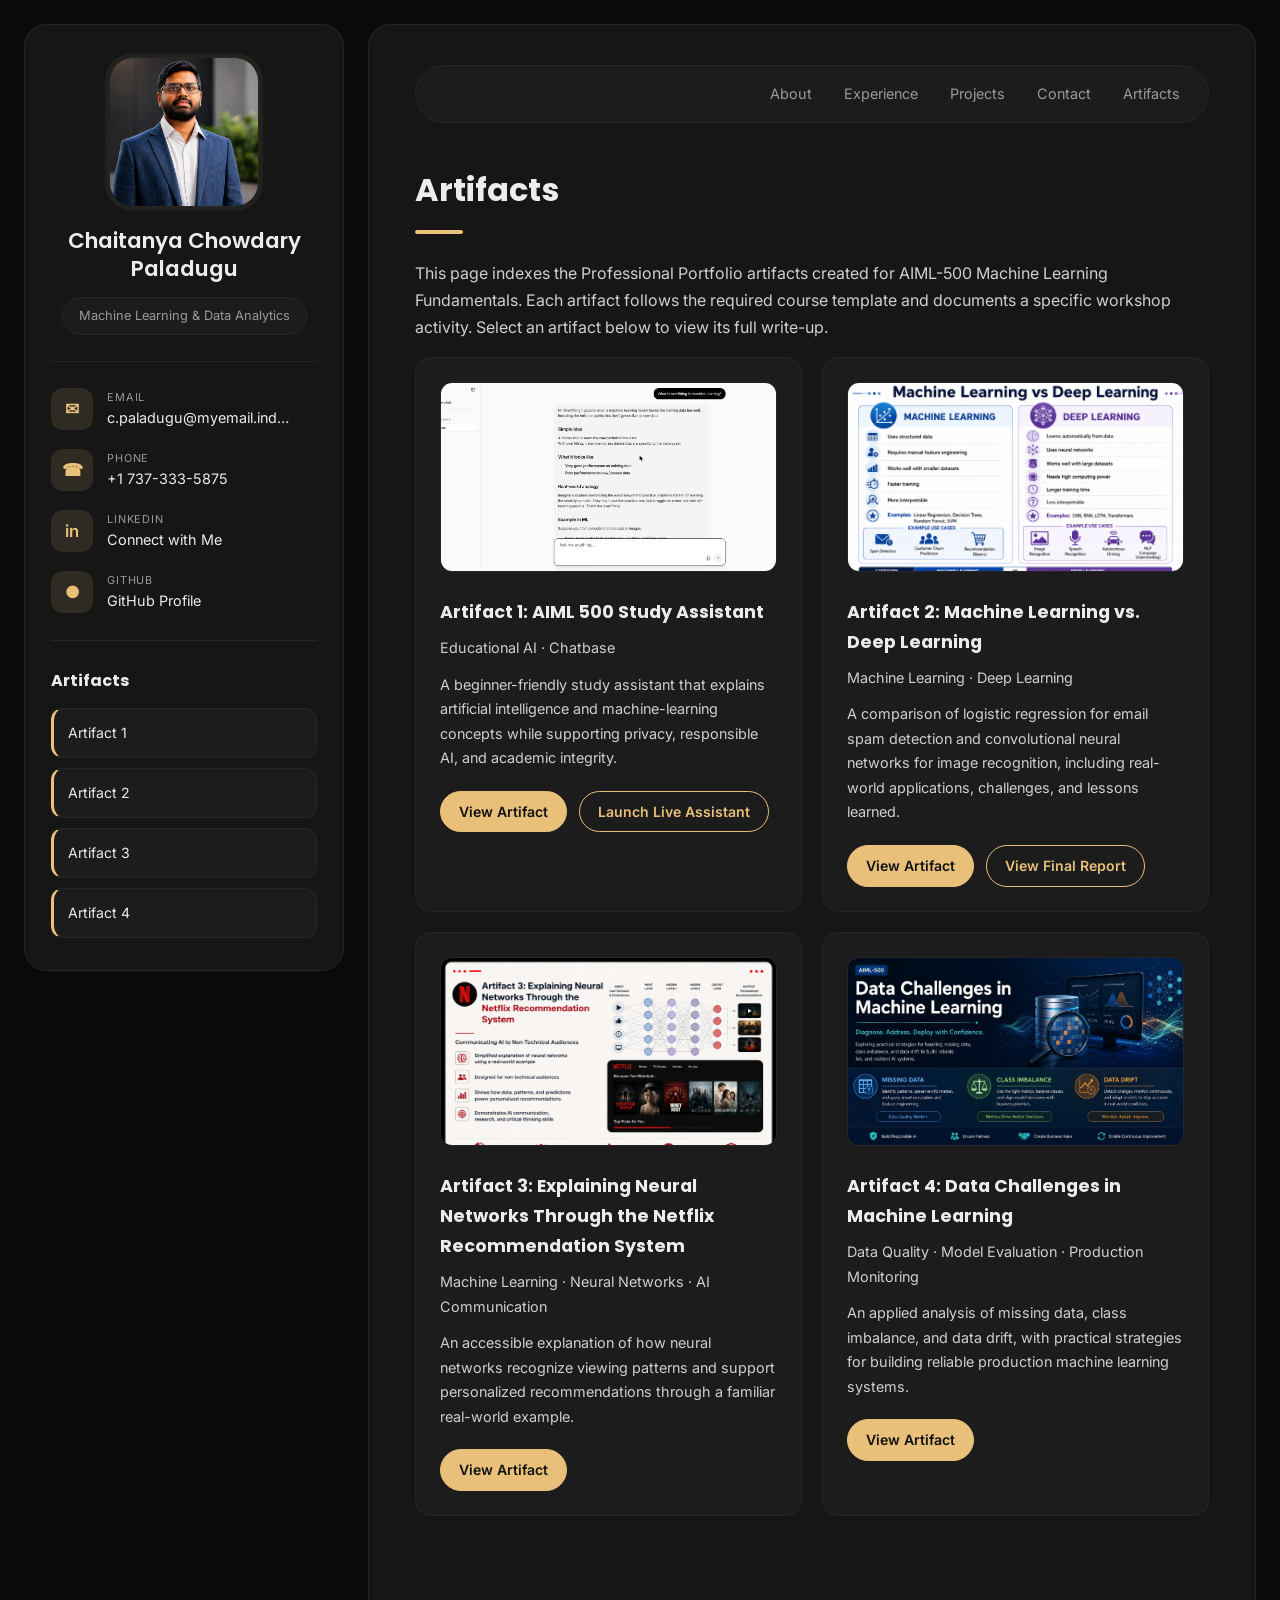
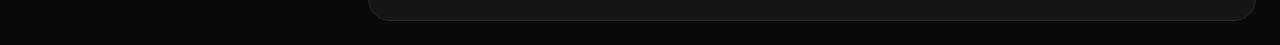
<file: artifacts.html>
<!DOCTYPE html>
  <html lang="en">
  <head>
  <meta charset="UTF-8">
  <meta name="viewport" content="width=device-width, initial-scale=1.0">
  <title>Chaitanya Chowdary Paladugu | Portfolio</title>
  <link rel="preconnect" href="https://fonts.googleapis.com">
  <link href="https://fonts.googleapis.com/css2?family=Poppins:wght@400;500;600;700&family=Inter:wght@400;500;600&display=swap" rel="stylesheet">
  <link rel="stylesheet" href="style.css?v=4">
  </head>
  <body>
  <div class="layout">
  <aside class="sidebar">
  <div class="profile">
  <div class="avatar-wrap">
  <img src="profile.jpg" alt="Chaitanya Chowdary Paladugu" class="avatar">
  </div>
  <h1 class="name">Chaitanya Chowdary Paladugu</h1>
<span class="role-pill">Machine Learning &amp; Data Analytics</span>
</div>

<div class="divider"></div>

<nav class="contact-list">
  <a class="contact-item" href="mailto:c.paladugu@myemail.indwes.edu">
  <span class="c-icon">&#9993;</span>
  <span class="c-text"><span class="c-label">EMAIL</span><span class="c-value">c.paladugu@myemail.indwes.edu</span></span>
  </a>
  <a class="contact-item" href="tel:+17373335875">
  <span class="c-icon">&#9742;</span>
  <span class="c-text"><span class="c-label">PHONE</span><span class="c-value">+1 737-333-5875</span></span>
  </a>
  <a class="contact-item" href="https://www.linkedin.com/in/chowdary-paladugu1325/" target="_blank" rel="noopener">
  <span class="c-icon">in</span>
  <span class="c-text"><span class="c-label">LINKEDIN</span><span class="c-value">Connect with Me</span></span>
</a>
<a class="contact-item" href="https://github.com/ChaitanyaChowdaryPaladugu" target="_blank" rel="noopener">
  <span class="c-icon">&#9679;</span>
  <span class="c-text"><span class="c-label">GITHUB</span><span class="c-value">GitHub Profile</span></span>
  </a>
  </nav>

  <div class="divider"></div>

  <div class="artifacts-nav">
  <h2 class="artifacts-title">Artifacts</h2>
  <a class="artifact-link" href="artifact-1.html">Artifact 1</a>
  <a class="artifact-link" href="artifact-2.html">Artifact 2</a>
  <a class="artifact-link" href="artifact-3.html">Artifact 3</a>
  <a class="artifact-link" href="artifact-4.html">Artifact 4</a>
  </div>
  </aside>

  <main class="main">
  <nav class="topnav">
  <a href="index.html">About</a>
  <a href="experience.html">Experience</a>
  <a href="projects.html">Projects</a>
  <a href="contact.html">Contact</a>
  <a href="artifacts.html" class="active">Artifacts</a>
  </nav>

  <section class="section">
  <h2 class="section-title">Artifacts</h2>
  <div class="title-bar"></div>
  <p class="section-lead">This page indexes the Professional Portfolio artifacts created for AIML-500 Machine Learning Fundamentals. Each artifact follows the required course template and documents a specific workshop activity. Select an artifact below to view its full write-up.</p>

  <div class="projects-grid">
  <div class="project-card">
  <img class="project-thumbnail" src="assets/artifact-1/public-deployment-test.jpg" alt="AIML 500 Study Assistant answering a question about overfitting on its public Chatbase Help Page">
  <h3>Artifact 1: AIML 500 Study Assistant</h3>
  <p class="proj-tech">Educational AI &middot; Chatbase</p>
<p>A beginner-friendly study assistant that explains artificial intelligence and machine-learning concepts while supporting privacy, responsible AI, and academic integrity.</p>
<div class="project-actions">
<a class="artifact-button" href="artifact-1.html">View Artifact</a>
<a class="artifact-button artifact-button-secondary" href="https://www.chatbase.co/z4qOX9wPggwxEhfF37tKt/help" target="_blank" rel="noopener noreferrer">Launch Live Assistant</a>
</div>
  </div>
  <div class="project-card">
  <img class="project-thumbnail" src="assets/artifact-2/machine-learning-vs-deep-learning-comparison.png" alt="Infographic comparing machine learning and deep learning across data needs, feature engineering, computing power, training time, interpretability, and example applications">
  <h3>Artifact 2: Machine Learning vs. Deep Learning</h3>
  <p class="proj-tech">Machine Learning &middot; Deep Learning</p>
  <p>A comparison of logistic regression for email spam detection and convolutional neural networks for image recognition, including real-world applications, challenges, and lessons learned.</p>
  <div class="project-actions">
  <a class="artifact-button" href="artifact-2.html">View Artifact</a>
  <a class="artifact-button artifact-button-secondary" href="assets/artifact-2/Chaitanya_Machine_Learning_vs_Deep_Learning_Portfolio.pdf" target="_blank" rel="noopener noreferrer">View Final Report</a>
  </div>
  </div>
  <div class="project-card">
  <img class="project-thumbnail" src="assets/artifact-3/netflix-neural-networks-banner.png" alt="Infographic showing user behavior entering a neural network and producing personalized Netflix recommendations">
  <h3>Artifact 3: Explaining Neural Networks Through the Netflix Recommendation System</h3>
  <p class="proj-tech">Machine Learning &middot; Neural Networks &middot; AI Communication</p>
  <p>An accessible explanation of how neural networks recognize viewing patterns and support personalized recommendations through a familiar real-world example.</p>
  <div class="project-actions">
  <a class="artifact-button" href="artifact-3.html">View Artifact</a>
  </div>
  </div>
  <div class="project-card">
  <picture>
  <source srcset="assets/artifact-4/data-challenges-machine-learning-banner.webp" type="image/webp">
  <img class="project-thumbnail" src="assets/artifact-4/data-challenges-machine-learning-banner.png" alt="Data Challenges in Machine Learning banner illustrating missing data, class imbalance, data drift, and production model monitoring" decoding="async" loading="lazy">
  </picture>
  <h3>Artifact 4: Data Challenges in Machine Learning</h3>
  <p class="proj-tech">Data Quality &middot; Model Evaluation &middot; Production Monitoring</p>
  <p>An applied analysis of missing data, class imbalance, and data drift, with practical strategies for building reliable production machine learning systems.</p>
  <div class="project-actions">
  <a class="artifact-button" href="artifact-4.html">View Artifact</a>
  </div>
  </div>
  </div>
  </section>
  </main>
  </div>
  <script src="script.js?v=4"></script>
  </body>
  </html>
</file>
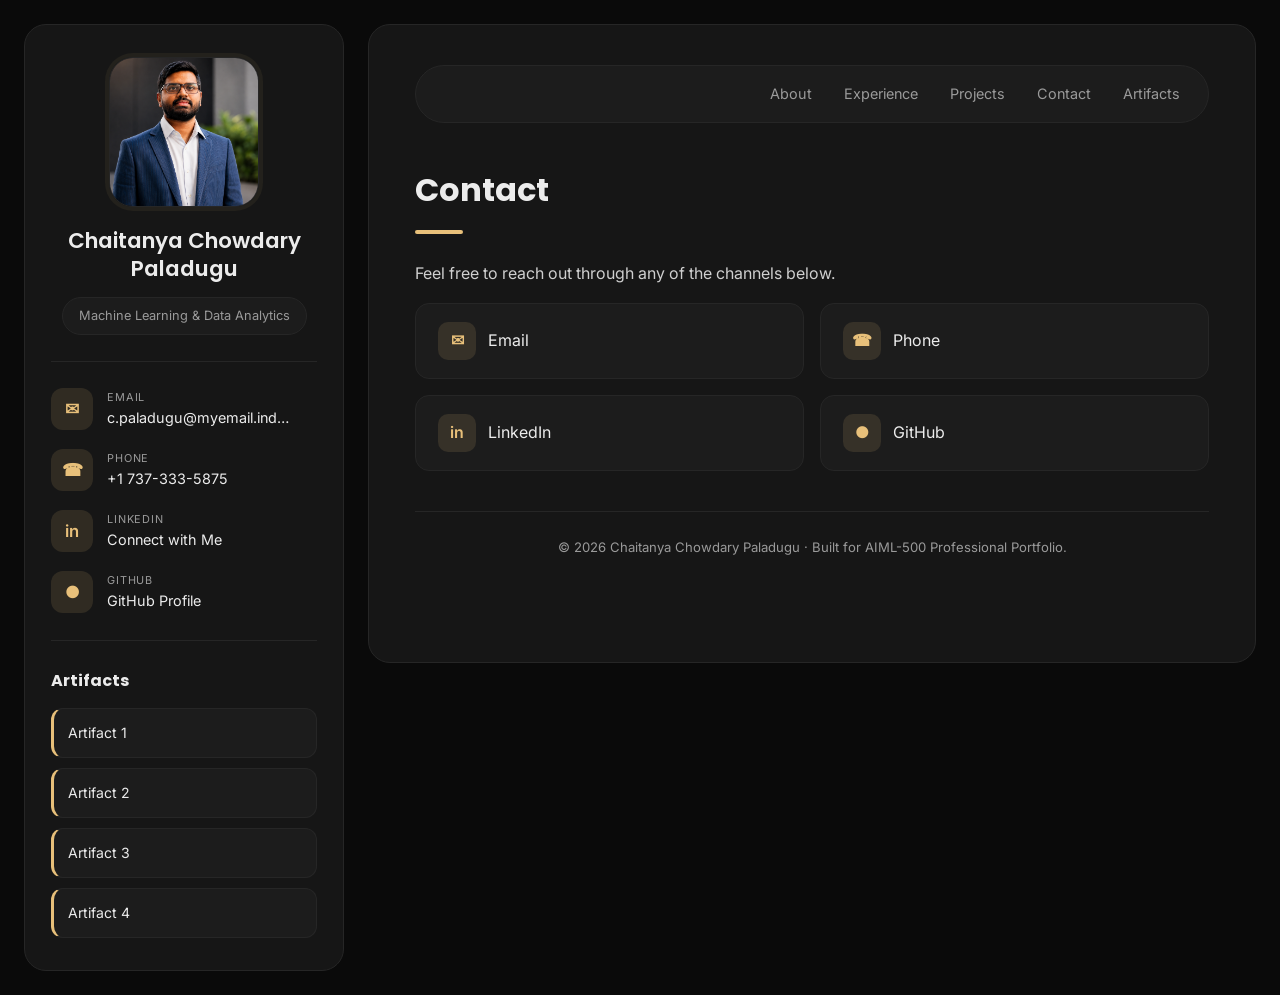
<file: contact.html>
<!DOCTYPE html>
  <html lang="en">
  <head>
  <meta charset="UTF-8">
  <meta name="viewport" content="width=device-width, initial-scale=1.0">
  <title>Chaitanya Chowdary Paladugu | Portfolio</title>
  <link rel="preconnect" href="https://fonts.googleapis.com">
  <link href="https://fonts.googleapis.com/css2?family=Poppins:wght@400;500;600;700&family=Inter:wght@400;500;600&display=swap" rel="stylesheet">
  <link rel="stylesheet" href="style.css?v=4">
  </head>
  <body>
  <div class="layout">
  <aside class="sidebar">
  <div class="profile">
  <div class="avatar-wrap">
  <img src="profile.jpg" alt="Chaitanya Chowdary Paladugu" class="avatar">
  </div>
  <h1 class="name">Chaitanya Chowdary Paladugu</h1>
<span class="role-pill">Machine Learning &amp; Data Analytics</span>
</div>

<div class="divider"></div>

<nav class="contact-list">
  <a class="contact-item" href="mailto:c.paladugu@myemail.indwes.edu">
  <span class="c-icon">&#9993;</span>
  <span class="c-text"><span class="c-label">EMAIL</span><span class="c-value">c.paladugu@myemail.indwes.edu</span></span>
  </a>
  <a class="contact-item" href="tel:+17373335875">
  <span class="c-icon">&#9742;</span>
  <span class="c-text"><span class="c-label">PHONE</span><span class="c-value">+1 737-333-5875</span></span>
  </a>
  <a class="contact-item" href="https://www.linkedin.com/in/chowdary-paladugu1325/" target="_blank" rel="noopener">
  <span class="c-icon">in</span>
  <span class="c-text"><span class="c-label">LINKEDIN</span><span class="c-value">Connect with Me</span></span>
</a>
<a class="contact-item" href="https://github.com/ChaitanyaChowdaryPaladugu" target="_blank" rel="noopener">
  <span class="c-icon">&#9679;</span>
  <span class="c-text"><span class="c-label">GITHUB</span><span class="c-value">GitHub Profile</span></span>
  </a>
  </nav>

  <div class="divider"></div>

  <div class="artifacts-nav">
  <h2 class="artifacts-title">Artifacts</h2>
  <a class="artifact-link" href="artifact-1.html">Artifact 1</a>
  <a class="artifact-link" href="artifact-2.html">Artifact 2</a>
  <a class="artifact-link" href="artifact-3.html">Artifact 3</a>
  <a class="artifact-link" href="artifact-4.html">Artifact 4</a>
  </div>
  </aside>

  <main class="main">
  <nav class="topnav">
  <a href="index.html">About</a>
  <a href="experience.html">Experience</a>
  <a href="projects.html">Projects</a>
  <a href="contact.html" class="active">Contact</a>
  <a href="artifacts.html">Artifacts</a>
  </nav>

  <section id="contact" class="section">
  <h2 class="section-title">Contact</h2>
  <div class="title-bar"></div>
  <p class="section-lead">Feel free to reach out through any of the channels below.</p>
  <div class="contact-grid">
  <a class="contact-box" href="mailto:c.paladugu@myemail.indwes.edu"><span>&#9993;</span> Email</a>
  <a class="contact-box" href="tel:+17373335875"><span>&#9742;</span> Phone</a>
  <a class="contact-box" href="https://www.linkedin.com/in/chowdary-paladugu1325/" target="_blank" rel="noopener"><span>in</span> LinkedIn</a>
  <a class="contact-box" href="https://github.com/ChaitanyaChowdaryPaladugu" target="_blank" rel="noopener"><span>&#9679;</span> GitHub</a>
  </div>
  <footer class="footer">&copy; 2026 Chaitanya Chowdary Paladugu &middot; Built for AIML-500 Professional Portfolio.</footer>
  </section>
  </main>
  </div>
  <script src="script.js?v=4"></script>
  </body>
  </html>
</file>
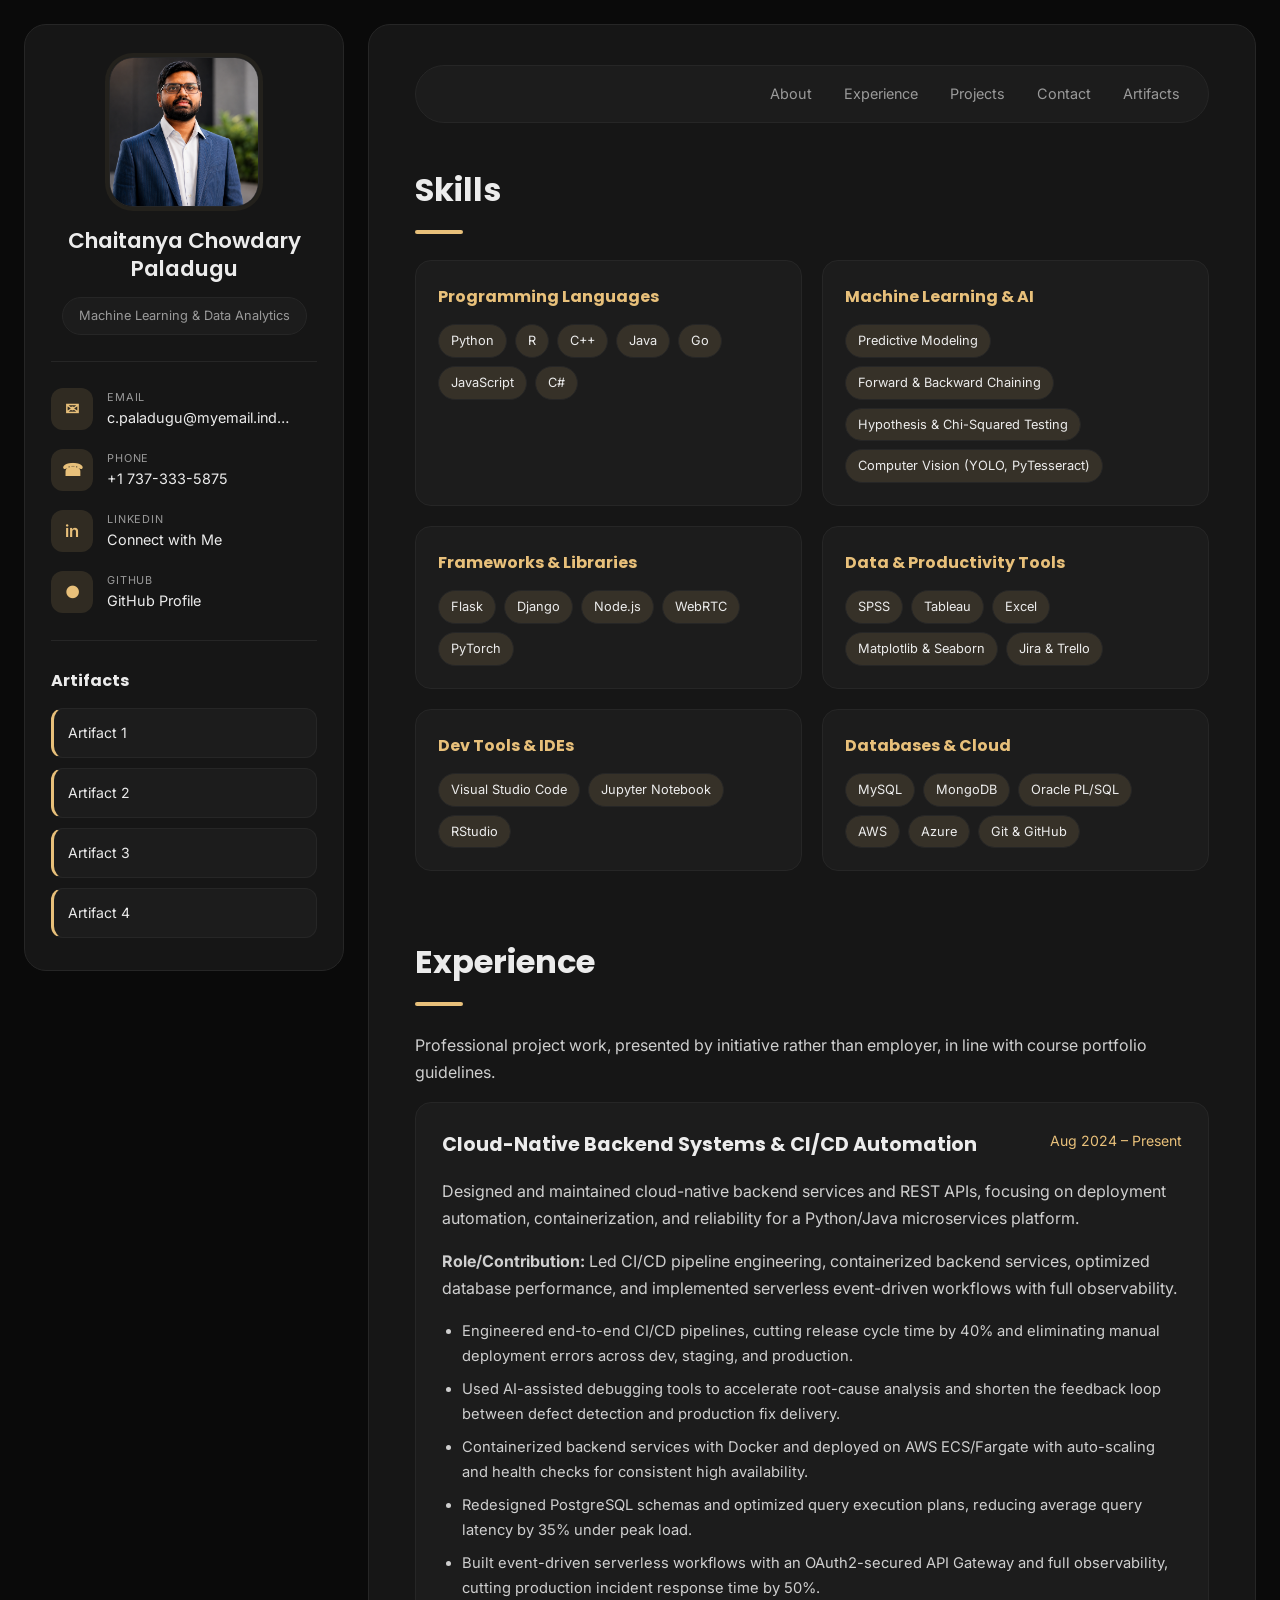
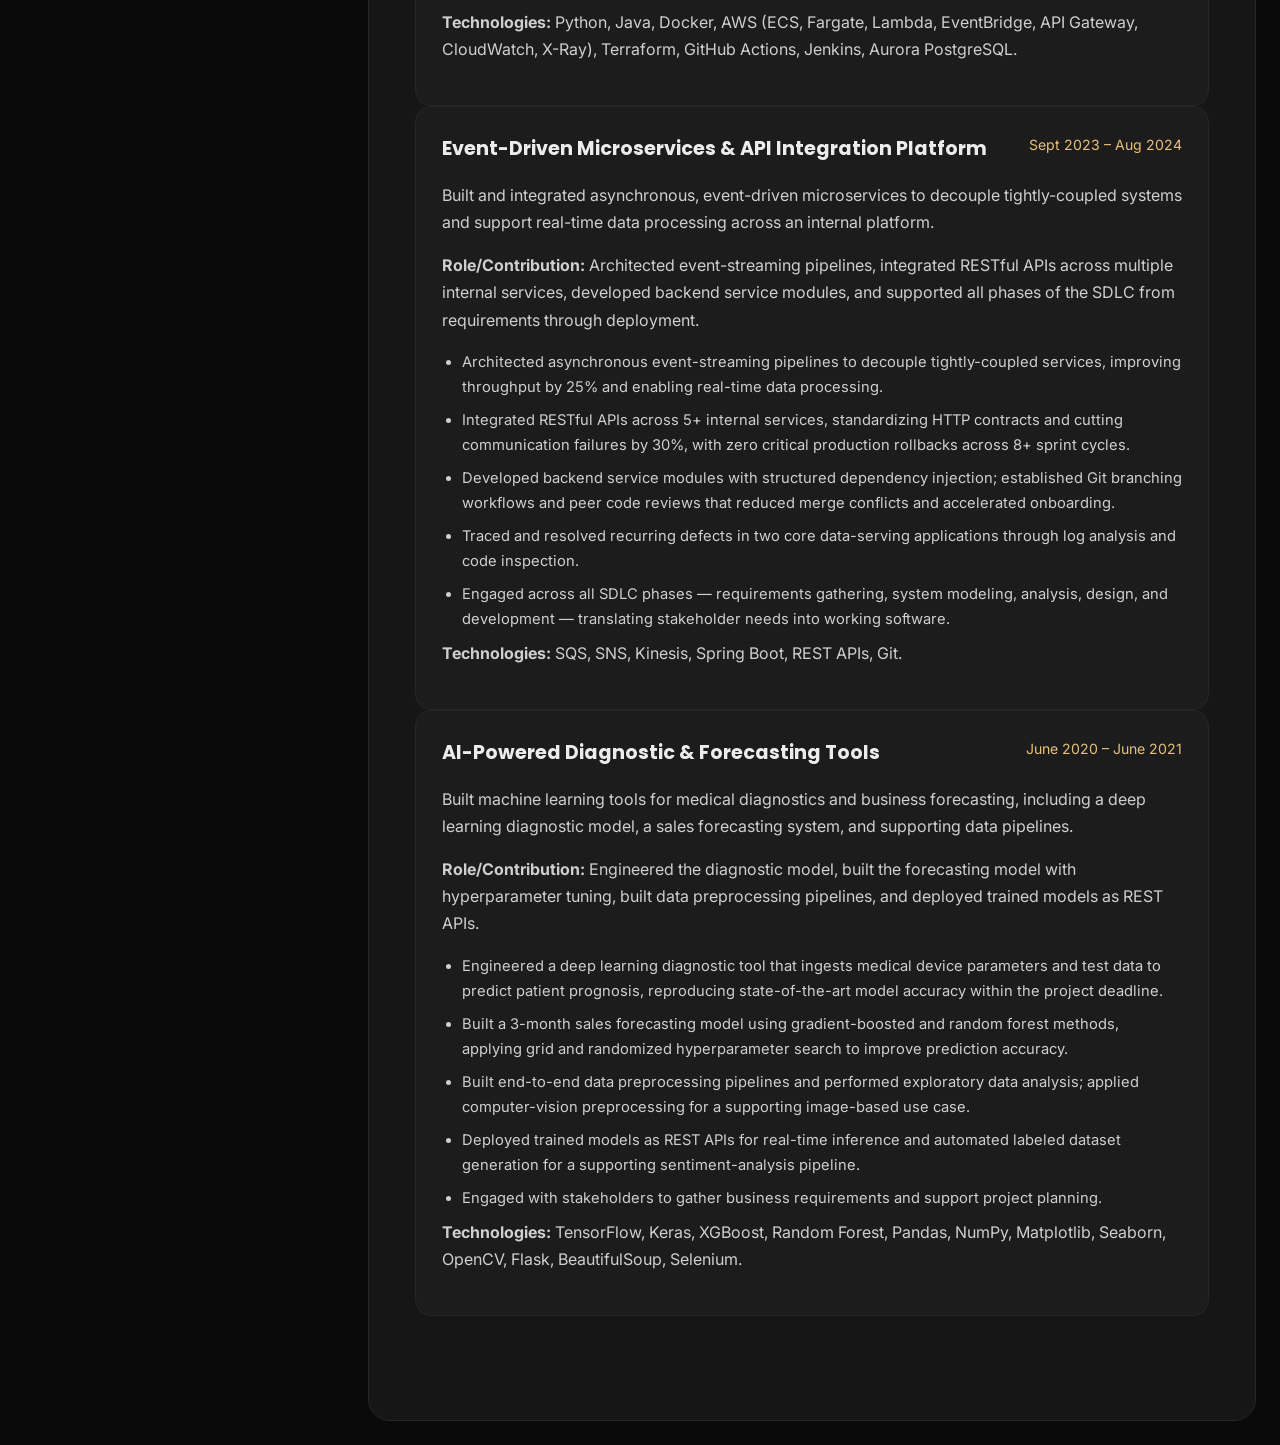
<file: experience.html>
<!DOCTYPE html>
  <html lang="en">
  <head>
  <meta charset="UTF-8">
  <meta name="viewport" content="width=device-width, initial-scale=1.0">
  <title>Chaitanya Chowdary Paladugu | Portfolio</title>
  <link rel="preconnect" href="https://fonts.googleapis.com">
  <link href="https://fonts.googleapis.com/css2?family=Poppins:wght@400;500;600;700&family=Inter:wght@400;500;600&display=swap" rel="stylesheet">
  <link rel="stylesheet" href="style.css?v=4">
  </head>
  <body>
  <div class="layout">
  <aside class="sidebar">
  <div class="profile">
  <div class="avatar-wrap">
  <img src="profile.jpg" alt="Chaitanya Chowdary Paladugu" class="avatar">
  </div>
  <h1 class="name">Chaitanya Chowdary Paladugu</h1>
<span class="role-pill">Machine Learning &amp; Data Analytics</span>
</div>

<div class="divider"></div>

<nav class="contact-list">
  <a class="contact-item" href="mailto:c.paladugu@myemail.indwes.edu">
  <span class="c-icon">&#9993;</span>
  <span class="c-text"><span class="c-label">EMAIL</span><span class="c-value">c.paladugu@myemail.indwes.edu</span></span>
  </a>
  <a class="contact-item" href="tel:+17373335875">
  <span class="c-icon">&#9742;</span>
  <span class="c-text"><span class="c-label">PHONE</span><span class="c-value">+1 737-333-5875</span></span>
  </a>
  <a class="contact-item" href="https://www.linkedin.com/in/chowdary-paladugu1325/" target="_blank" rel="noopener">
  <span class="c-icon">in</span>
  <span class="c-text"><span class="c-label">LINKEDIN</span><span class="c-value">Connect with Me</span></span>
</a>
<a class="contact-item" href="https://github.com/ChaitanyaChowdaryPaladugu" target="_blank" rel="noopener">
  <span class="c-icon">&#9679;</span>
  <span class="c-text"><span class="c-label">GITHUB</span><span class="c-value">GitHub Profile</span></span>
  </a>
  </nav>

  <div class="divider"></div>

  <div class="artifacts-nav">
  <h2 class="artifacts-title">Artifacts</h2>
  <a class="artifact-link" href="artifact-1.html">Artifact 1</a>
  <a class="artifact-link" href="artifact-2.html">Artifact 2</a>
  <a class="artifact-link" href="artifact-3.html">Artifact 3</a>
  <a class="artifact-link" href="artifact-4.html">Artifact 4</a>
  </div>
  </aside>

  <main class="main">
  <nav class="topnav">
  <a href="index.html">About</a>
  <a href="experience.html" class="active">Experience</a>
  <a href="projects.html">Projects</a>
  <a href="contact.html">Contact</a>
  <a href="artifacts.html">Artifacts</a>
  </nav>

  <section id="skills" class="section">
  <h2 class="section-title">Skills</h2>
  <div class="title-bar"></div>
  <div class="skills-grid">
  <div class="skill-group">
  <h4>Programming Languages</h4>
  <div class="tags"><span>Python</span><span>R</span><span>C++</span><span>Java</span><span>Go</span><span>JavaScript</span><span>C#</span></div>
  </div>
  <div class="skill-group">
  <h4>Machine Learning &amp; AI</h4>
  <div class="tags"><span>Predictive Modeling</span><span>Forward &amp; Backward Chaining</span><span>Hypothesis &amp; Chi-Squared Testing</span><span>Computer Vision (YOLO, PyTesseract)</span></div>
  </div>
  <div class="skill-group">
  <h4>Frameworks &amp; Libraries</h4>
  <div class="tags"><span>Flask</span><span>Django</span><span>Node.js</span><span>WebRTC</span><span>PyTorch</span></div>
  </div>
  <div class="skill-group">
  <h4>Data &amp; Productivity Tools</h4>
<div class="tags"><span>SPSS</span><span>Tableau</span><span>Excel</span><span>Matplotlib &amp; Seaborn</span><span>Jira &amp; Trello</span></div>
  </div>
  <div class="skill-group">
  <h4>Dev Tools &amp; IDEs</h4>
  <div class="tags"><span>Visual Studio Code</span><span>Jupyter Notebook</span><span>RStudio</span></div>
  </div>
  <div class="skill-group">
  <h4>Databases &amp; Cloud</h4>
  <div class="tags"><span>MySQL</span><span>MongoDB</span><span>Oracle PL/SQL</span><span>AWS</span><span>Azure</span><span>Git &amp; GitHub</span></div>
  </div>
</div>
  </section>

<section id="experience" class="section">
  <h2 class="section-title">Experience</h2>
  <div class="title-bar"></div>
<p class="section-lead">Professional project work, presented by initiative rather than employer, in line with course portfolio guidelines.</p>

  <div class="experience-card">
<div class="exp-head">
  <h3>Cloud-Native Backend Systems &amp; CI/CD Automation</h3>
  <span class="exp-date">Aug 2024 &ndash; Present</span>
  </div>
  <p class="exp-desc">Designed and maintained cloud-native backend services and REST APIs, focusing on deployment automation, containerization, and reliability for a Python/Java microservices platform.</p>
<p class="exp-role"><strong>Role/Contribution:</strong> Led CI/CD pipeline engineering, containerized backend services, optimized database performance, and implemented serverless event-driven workflows with full observability.</p>
  <ul>
  <li>Engineered end-to-end CI/CD pipelines, cutting release cycle time by 40% and eliminating manual deployment errors across dev, staging, and production.</li>
  <li>Used AI-assisted debugging tools to accelerate root-cause analysis and shorten the feedback loop between defect detection and production fix delivery.</li>
  <li>Containerized backend services with Docker and deployed on AWS ECS/Fargate with auto-scaling and health checks for consistent high availability.</li>
  <li>Redesigned PostgreSQL schemas and optimized query execution plans, reducing average query latency by 35% under peak load.</li>
<li>Built event-driven serverless workflows with an OAuth2-secured API Gateway and full observability, cutting production incident response time by 50%.</li>
  </ul>
  <p class="exp-tech"><strong>Technologies:</strong> Python, Java, Docker, AWS (ECS, Fargate, Lambda, EventBridge, API Gateway, CloudWatch, X-Ray), Terraform, GitHub Actions, Jenkins, Aurora PostgreSQL.</p>
  </div>

  <div class="experience-card">
  <div class="exp-head">
  <h3>Event-Driven Microservices &amp; API Integration Platform</h3>
  <span class="exp-date">Sept 2023 &ndash; Aug 2024</span>
  </div>
  <p class="exp-desc">Built and integrated asynchronous, event-driven microservices to decouple tightly-coupled systems and support real-time data processing across an internal platform.</p>
<p class="exp-role"><strong>Role/Contribution:</strong> Architected event-streaming pipelines, integrated RESTful APIs across multiple internal services, developed backend service modules, and supported all phases of the SDLC from requirements through deployment.</p>
  <ul>
  <li>Architected asynchronous event-streaming pipelines to decouple tightly-coupled services, improving throughput by 25% and enabling real-time data processing.</li>
<li>Integrated RESTful APIs across 5+ internal services, standardizing HTTP contracts and cutting communication failures by 30%, with zero critical production rollbacks across 8+ sprint cycles.</li>
  <li>Developed backend service modules with structured dependency injection; established Git branching workflows and peer code reviews that reduced merge conflicts and accelerated onboarding.</li>
  <li>Traced and resolved recurring defects in two core data-serving applications through log analysis and code inspection.</li>
  <li>Engaged across all SDLC phases &mdash; requirements gathering, system modeling, analysis, design, and development &mdash; translating stakeholder needs into working software.</li>
  </ul>
  <p class="exp-tech"><strong>Technologies:</strong> SQS, SNS, Kinesis, Spring Boot, REST APIs, Git.</p>
  </div>

  <div class="experience-card">
  <div class="exp-head">
  <h3>AI-Powered Diagnostic &amp; Forecasting Tools</h3>
<span class="exp-date">June 2020 &ndash; June 2021</span>
  </div>
  <p class="exp-desc">Built machine learning tools for medical diagnostics and business forecasting, including a deep learning diagnostic model, a sales forecasting system, and supporting data pipelines.</p>
  <p class="exp-role"><strong>Role/Contribution:</strong> Engineered the diagnostic model, built the forecasting model with hyperparameter tuning, built data preprocessing pipelines, and deployed trained models as REST APIs.</p>
  <ul>
  <li>Engineered a deep learning diagnostic tool that ingests medical device parameters and test data to predict patient prognosis, reproducing state-of-the-art model accuracy within the project deadline.</li>
<li>Built a 3-month sales forecasting model using gradient-boosted and random forest methods, applying grid and randomized hyperparameter search to improve prediction accuracy.</li>
  <li>Built end-to-end data preprocessing pipelines and performed exploratory data analysis; applied computer-vision preprocessing for a supporting image-based use case.</li>
  <li>Deployed trained models as REST APIs for real-time inference and automated labeled dataset generation for a supporting sentiment-analysis pipeline.</li>
  <li>Engaged with stakeholders to gather business requirements and support project planning.</li>
</ul>
<p class="exp-tech"><strong>Technologies:</strong> TensorFlow, Keras, XGBoost, Random Forest, Pandas, NumPy, Matplotlib, Seaborn, OpenCV, Flask, BeautifulSoup, Selenium.</p>
  </div>
  </section>
  </main>
  </div>
  <script src="script.js?v=4"></script>
  </body>
  </html>
</file>
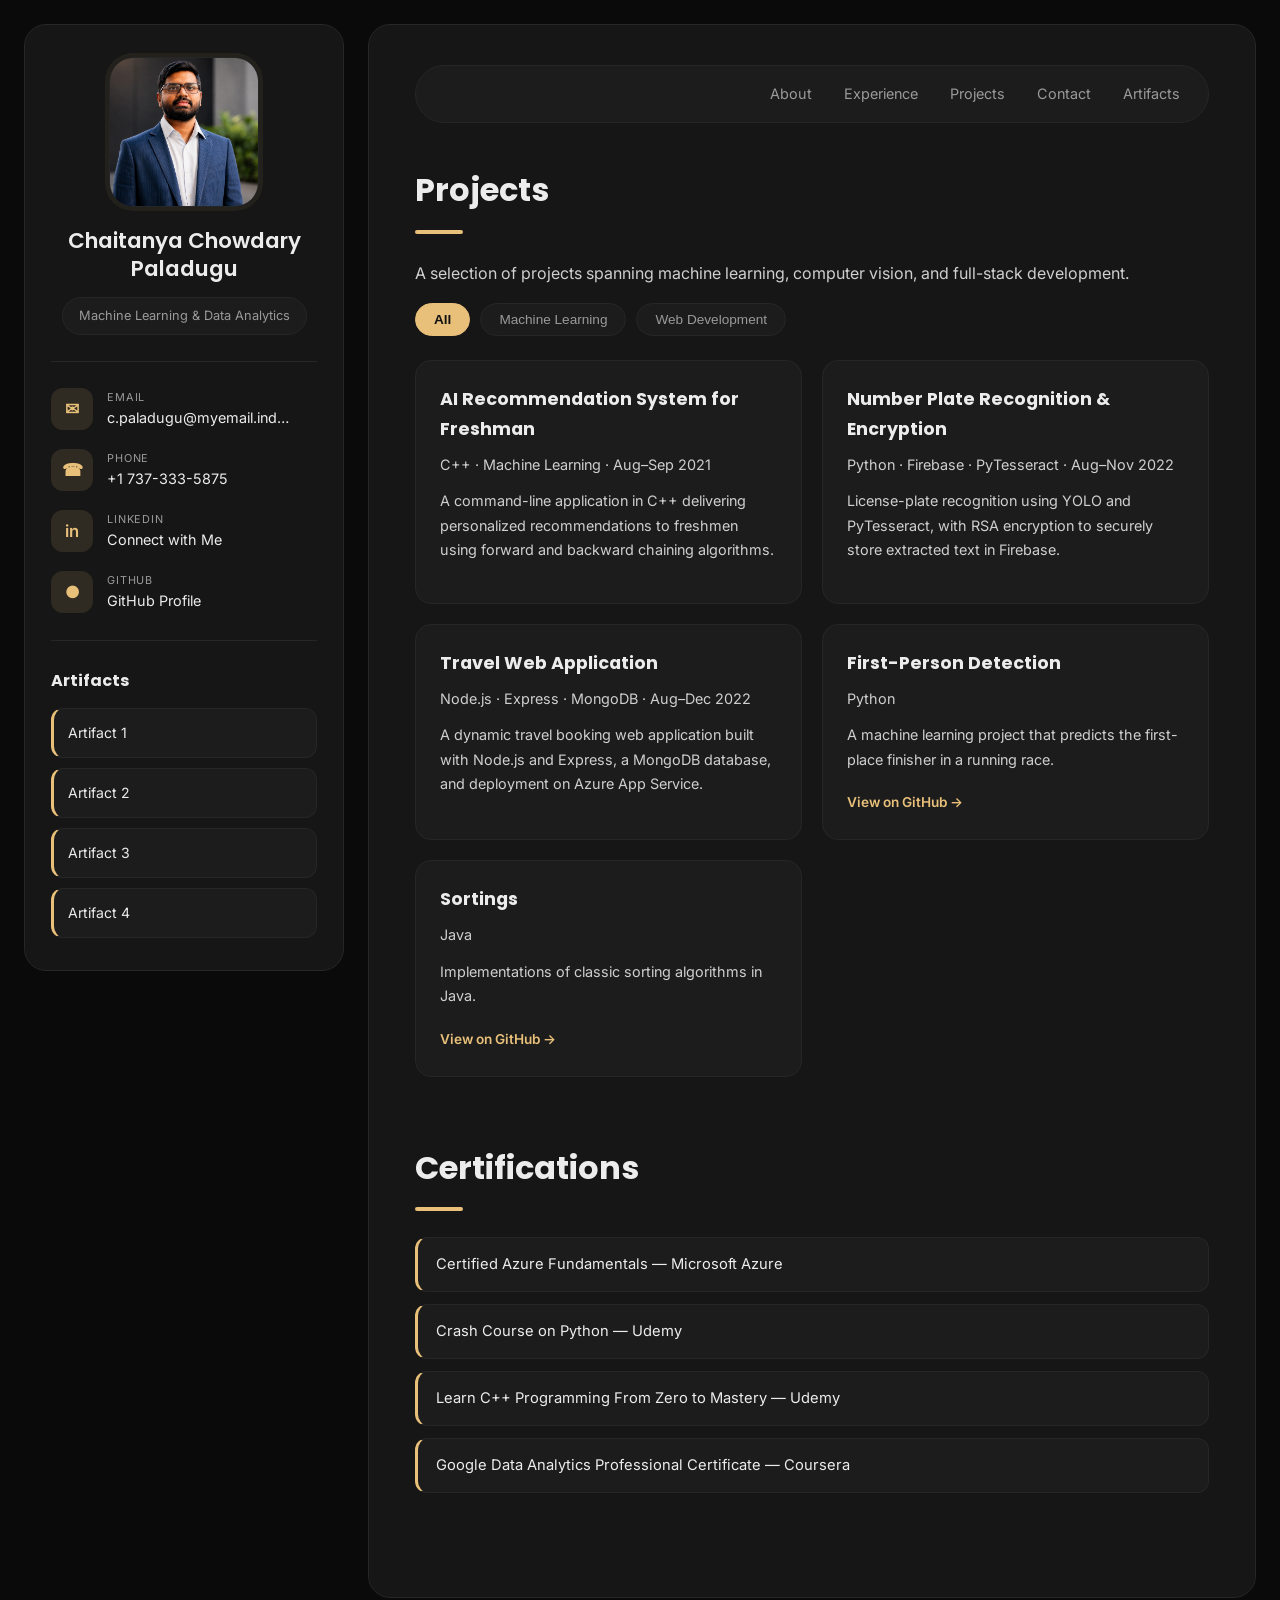
<file: projects.html>
<!DOCTYPE html>
<html lang="en">
<head>
<meta charset="UTF-8">
<meta name="viewport" content="width=device-width, initial-scale=1.0">
<title>Chaitanya Chowdary Paladugu | Portfolio</title>
<link rel="preconnect" href="https://fonts.googleapis.com">
<link href="https://fonts.googleapis.com/css2?family=Poppins:wght@400;500;600;700&family=Inter:wght@400;500;600&display=swap" rel="stylesheet">
<link rel="stylesheet" href="style.css?v=4">
</head>
<body>
<div class="layout">
<aside class="sidebar">
<div class="profile">
<div class="avatar-wrap">
<img src="profile.jpg" alt="Chaitanya Chowdary Paladugu" class="avatar">
</div>
<h1 class="name">Chaitanya Chowdary Paladugu</h1>
<span class="role-pill">Machine Learning &amp; Data Analytics</span>
</div>

<div class="divider"></div>

<nav class="contact-list">
<a class="contact-item" href="mailto:c.paladugu@myemail.indwes.edu">
<span class="c-icon">&#9993;</span>
<span class="c-text"><span class="c-label">EMAIL</span><span class="c-value">c.paladugu@myemail.indwes.edu</span></span>
</a>
<a class="contact-item" href="tel:+17373335875">
<span class="c-icon">&#9742;</span>
<span class="c-text"><span class="c-label">PHONE</span><span class="c-value">+1 737-333-5875</span></span>
</a>
<a class="contact-item" href="https://www.linkedin.com/in/chowdary-paladugu1325/" target="_blank" rel="noopener">
<span class="c-icon">in</span>
<span class="c-text"><span class="c-label">LINKEDIN</span><span class="c-value">Connect with Me</span></span>
</a>
<a class="contact-item" href="https://github.com/ChaitanyaChowdaryPaladugu" target="_blank" rel="noopener">
<span class="c-icon">&#9679;</span>
<span class="c-text"><span class="c-label">GITHUB</span><span class="c-value">GitHub Profile</span></span>
</a>
</nav>

<div class="divider"></div>

<div class="artifacts-nav">
<h2 class="artifacts-title">Artifacts</h2>
<a class="artifact-link" href="artifact-1.html">Artifact 1</a>
<a class="artifact-link" href="artifact-2.html">Artifact 2</a>
<a class="artifact-link" href="artifact-3.html">Artifact 3</a>
<a class="artifact-link" href="artifact-4.html">Artifact 4</a>
</div>
</aside>

<main class="main">
<nav class="topnav">
<a href="index.html">About</a>
<a href="experience.html">Experience</a>
<a href="projects.html" class="active">Projects</a>
<a href="contact.html">Contact</a>
<a href="artifacts.html">Artifacts</a>
</nav>

<section id="projects" class="section">
<h2 class="section-title">Projects</h2>
<div class="title-bar"></div>
<p class="section-lead">A selection of projects spanning machine learning, computer vision, and full-stack development.</p>
<div class="filters">
<button class="filter active" data-filter="all">All</button>
<button class="filter" data-filter="ml">Machine Learning</button>
<button class="filter" data-filter="web">Web Development</button>
</div>
<div class="projects-grid">
<div class="project-card" data-cat="ml">
<h3>AI Recommendation System for Freshman</h3>
<p class="proj-tech">C++ &middot; Machine Learning &middot; Aug&ndash;Sep 2021</p>
<p>A command-line application in C++ delivering personalized recommendations to freshmen using forward and backward chaining algorithms.</p>
</div>
<div class="project-card" data-cat="ml">
<h3>Number Plate Recognition &amp; Encryption</h3>
<p class="proj-tech">Python &middot; Firebase &middot; PyTesseract &middot; Aug&ndash;Nov 2022</p>
<p>License-plate recognition using YOLO and PyTesseract, with RSA encryption to securely store extracted text in Firebase.</p>
</div>
<div class="project-card" data-cat="web">
<h3>Travel Web Application</h3>
<p class="proj-tech">Node.js &middot; Express &middot; MongoDB &middot; Aug&ndash;Dec 2022</p>
<p>A dynamic travel booking web application built with Node.js and Express, a MongoDB database, and deployment on Azure App Service.</p>
</div>
<div class="project-card" data-cat="ml">
<h3>First-Person Detection</h3>
<p class="proj-tech">Python</p>
<p>A machine learning project that predicts the first-place finisher in a running race.</p>
<a class="proj-link" href="https://github.com/ChaitanyaChowdaryPaladugu/First-Person-Detection" target="_blank" rel="noopener">View on GitHub &rarr;</a>
</div>
<div class="project-card" data-cat="web">
<h3>Sortings</h3>
<p class="proj-tech">Java</p>
<p>Implementations of classic sorting algorithms in Java.</p>
<a class="proj-link" href="https://github.com/ChaitanyaChowdaryPaladugu/Sortings" target="_blank" rel="noopener">View on GitHub &rarr;</a>
</div>
</div>
</section>

<section id="certifications" class="section">
<h2 class="section-title">Certifications</h2>
<div class="title-bar"></div>
<ul class="cert-list">
<li>Certified Azure Fundamentals &mdash; Microsoft Azure</li>
<li>Crash Course on Python &mdash; Udemy</li>
<li>Learn C++ Programming From Zero to Mastery &mdash; Udemy</li>
<li>Google Data Analytics Professional Certificate &mdash; Coursera</li>
</ul>
</section>
</main>
</div>
<script src="script.js?v=4"></script>
</body>
</html>
</file>
<file: style.css>
:root {
  --bg: #0a0a0a;
  --card: #161616;
  --card-2: #1c1c1c;
  --border: #262626;
  --accent: #e8c07a;
  --accent-soft: rgba(232,192,122,0.12);
  --text: #ececec;
  --muted: #9a9a9a;
  --radius: 22px;
}

* { margin: 0; padding: 0; box-sizing: border-box; }

html { scroll-behavior: smooth; }

body {
  background: var(--bg);
  color: var(--text);
  font-family: 'Inter', sans-serif;
  line-height: 1.7;
  padding: 24px;
}

.layout {
  display: grid;
  grid-template-columns: 320px 1fr;
  gap: 24px;
  max-width: 1320px;
  margin: 0 auto;
  align-items: start;
}

/* ---------- Sidebar ---------- */
.sidebar {
  background: var(--card);
  border: 1px solid var(--border);
  border-radius: var(--radius);
  padding: 32px 26px;
  position: sticky;
  top: 24px;
}

.profile { text-align: center; }

.avatar-wrap {
  width: 150px;
  height: 150px;
  margin: 0 auto 20px;
  border-radius: 24px;
  overflow: hidden;
  border: 1px solid var(--border);
  box-shadow: 0 0 0 4px rgba(232,192,122,0.06);
}

.avatar { width: 100%; height: 100%; object-fit: cover; display: block; }

.name {
  font-family: 'Poppins', sans-serif;
  font-size: 1.35rem;
  font-weight: 600;
  line-height: 1.3;
  margin-bottom: 14px;
}

.role-pill {
  display: inline-block;
  background: var(--card-2);
  border: 1px solid var(--border);
  color: var(--muted);
  font-size: 0.8rem;
  padding: 7px 16px;
  border-radius: 999px;
}

.divider {
  height: 1px;
  background: var(--border);
  margin: 26px 0;
}

/* Contact list */
.contact-list { display: flex; flex-direction: column; gap: 18px; }

.contact-item {
  display: flex;
  align-items: center;
  gap: 14px;
  text-decoration: none;
  color: var(--text);
  transition: transform 0.2s ease;
}

.contact-item:hover { transform: translateX(3px); }

.c-icon {
  flex: 0 0 42px;
  height: 42px;
  display: grid;
  place-items: center;
  background: var(--accent-soft);
  color: var(--accent);
  border-radius: 12px;
  font-size: 1.05rem;
  font-weight: 600;
}

.c-text { display: flex; flex-direction: column; overflow: hidden; }
.c-label { font-size: 0.68rem; letter-spacing: 0.08em; color: var(--muted); }
.c-value { font-size: 0.9rem; white-space: nowrap; overflow: hidden; text-overflow: ellipsis; max-width: 190px; }

/* Artifacts nav */
.artifacts-title {
  font-family: 'Poppins', sans-serif;
  font-size: 1rem;
  margin-bottom: 14px;
}

.artifact-link {
  display: block;
  background: var(--card-2);
  border: 1px solid var(--border);
  border-left: 3px solid var(--accent);
  border-radius: 12px;
  padding: 12px 14px;
  color: var(--text);
  text-decoration: none;
  font-size: 0.88rem;
  transition: background 0.2s ease;
}

.artifact-link:hover { background: var(--accent-soft); }

.artifact-link + .artifact-link { margin-top: 10px; }

/* ---------- Main ---------- */
.main {
  background: var(--card);
  border: 1px solid var(--border);
  border-radius: var(--radius);
  padding: 40px 46px;
  min-width: 0;
}

.topnav {
  display: flex;
  justify-content: flex-end;
  flex-wrap: wrap;
  gap: 8px;
  background: var(--card-2);
  border: 1px solid var(--border);
  border-radius: 999px;
  padding: 10px 16px;
  margin-bottom: 40px;
  position: sticky;
  top: 24px;
  z-index: 5;
}

.topnav a {
  color: var(--muted);
  text-decoration: none;
  font-size: 0.9rem;
  padding: 6px 12px;
  border-radius: 999px;
  transition: color 0.2s ease;
}

.topnav a:hover { color: var(--text); }
.topnav a.active { color: var(--accent); }

.section { margin-bottom: 64px; scroll-margin-top: 90px; }

.section-title {
  font-family: 'Poppins', sans-serif;
  font-size: 2rem;
  font-weight: 700;
}

.title-bar {
  width: 48px;
  height: 4px;
  background: var(--accent);
  border-radius: 4px;
  margin: 12px 0 26px;
}

.section p { color: #cfcfcf; margin-bottom: 16px; }
.section-lead { color: var(--muted); margin-bottom: 24px; }

.subsection-title {
  font-family: 'Poppins', sans-serif;
  font-size: 1.4rem;
  margin: 36px 0 22px;
}

/* Feature cards */
.cards-grid {
  display: grid;
  grid-template-columns: repeat(2, 1fr);
  gap: 20px;
}

.feature-card {
  background: var(--card-2);
  border: 1px solid var(--border);
  border-radius: 16px;
  padding: 26px;
  transition: transform 0.2s ease, border-color 0.2s ease;
}

.feature-card:hover { transform: translateY(-4px); border-color: var(--accent); }
.feature-icon { color: var(--accent); font-size: 1.6rem; display: block; margin-bottom: 14px; }
.feature-card h4 { font-family: 'Poppins', sans-serif; font-size: 1.15rem; margin-bottom: 10px; }
.feature-card p { font-size: 0.92rem; margin: 0; }

/* Education */
.edu-card {
  background: var(--card-2);
  border: 1px solid var(--border);
  border-left: 3px solid var(--accent);
  border-radius: 14px;
  padding: 22px 24px;
  margin-bottom: 18px;
}
.edu-card h3 { font-family: 'Poppins', sans-serif; font-size: 1.15rem; margin-bottom: 6px; }
.edu-meta { color: var(--accent); font-size: 0.9rem; margin-bottom: 10px !important; }
.edu-course { font-size: 0.9rem; margin: 0 !important; }

/* Skills */
.skills-grid {
  display: grid;
  grid-template-columns: repeat(2, 1fr);
  gap: 20px;
}
.skill-group {
  background: var(--card-2);
  border: 1px solid var(--border);
  border-radius: 16px;
  padding: 22px;
}
.skill-group h4 { font-family: 'Poppins', sans-serif; color: var(--accent); font-size: 1rem; margin-bottom: 14px; }
.tags { display: flex; flex-wrap: wrap; gap: 8px; }
.tags span {
  background: var(--accent-soft);
  color: var(--text);
  border: 1px solid var(--border);
  font-size: 0.8rem;
  padding: 5px 12px;
  border-radius: 999px;
}

/* Experience */
.experience-card {
  background: var(--card-2);
  border: 1px solid var(--border);
  border-radius: 16px;
  padding: 26px;
}
.exp-head { display: flex; justify-content: space-between; flex-wrap: wrap; gap: 8px; margin-bottom: 16px; }
.exp-head h3 { font-family: 'Poppins', sans-serif; font-size: 1.2rem; }
.exp-date { color: var(--accent); font-size: 0.88rem; }
.experience-card ul { padding-left: 20px; }
.experience-card li { color: #cfcfcf; margin-bottom: 8px; font-size: 0.92rem; }

/* Projects */
.filters { display: flex; gap: 10px; flex-wrap: wrap; margin-bottom: 24px; }
.filter {
  background: var(--card-2);
  border: 1px solid var(--border);
  color: var(--muted);
  padding: 8px 18px;
  border-radius: 999px;
  cursor: pointer;
  font-size: 0.85rem;
  transition: all 0.2s ease;
}
.filter:hover { color: var(--text); }
.filter.active { background: var(--accent); color: #111; border-color: var(--accent); font-weight: 600; }

.projects-grid {
  display: grid;
  grid-template-columns: repeat(2, 1fr);
  gap: 20px;
}
.project-card {
  background: var(--card-2);
  border: 1px solid var(--border);
  border-radius: 16px;
  padding: 24px;
  transition: transform 0.2s ease, border-color 0.2s ease;
}
.project-card:hover { transform: translateY(-4px); border-color: var(--accent); }
.project-card h3 { font-family: 'Poppins', sans-serif; font-size: 1.1rem; margin-bottom: 8px; }
.proj-tech { color: var(--accent); font-size: 0.82rem; margin-bottom: 12px !important; }
.project-card p { font-size: 0.9rem; }
.proj-link { color: var(--accent); text-decoration: none; font-size: 0.85rem; font-weight: 600; }
.proj-link:hover { text-decoration: underline; }
.project-card.hidden { display: none; }
.project-thumbnail { width: 100%; aspect-ratio: 16 / 9; object-fit: cover; object-position: top; border-radius: 12px; margin-bottom: 18px; border: 1px solid var(--border); }

/* Artifact detail pages */
.artifact-hero {
  background: var(--card-2);
  border: 1px solid var(--border);
  border-left: 4px solid var(--accent);
  border-radius: 18px;
  padding: 28px;
  margin-bottom: 36px;
}
.artifact-hero h1 { font-family: 'Poppins', sans-serif; font-size: 2rem; line-height: 1.3; margin-bottom: 12px; }
.artifact-hero p { max-width: 760px; }
.artifact-actions, .project-actions {
  display: flex;
  flex-wrap: wrap;
  gap: 12px;
  margin-top: 20px;
}
.artifact-button {
  display: inline-block;
  background: var(--accent);
  border: 1px solid var(--accent);
  border-radius: 999px;
  color: #111;
  font-size: 0.88rem;
  font-weight: 600;
  line-height: 1.4;
  padding: 10px 18px;
  text-decoration: none;
  transition: transform 0.2s ease, background 0.2s ease;
}
.artifact-button:hover { transform: translateY(-2px); background: #f2ce8e; }
.artifact-button:focus-visible { outline: 3px solid var(--text); outline-offset: 3px; }
.artifact-button-secondary { background: transparent; color: var(--accent); }
.artifact-button-secondary:hover { background: var(--accent-soft); }
.artifact-section {
  border-top: 1px solid var(--border);
  padding-top: 30px;
  margin-top: 30px;
}
.artifact-section h2 {
  font-family: 'Poppins', sans-serif;
  font-size: 1.45rem;
  margin-bottom: 14px;
}
.artifact-section h3 {
  font-family: 'Poppins', sans-serif;
  font-size: 1.05rem;
  color: var(--accent);
  margin: 22px 0 8px;
}
.artifact-section ul, .artifact-section ol { padding-left: 22px; color: #cfcfcf; }
.artifact-section li { margin-bottom: 8px; }
.table-wrap { max-width: 100%; overflow-x: auto; margin-top: 18px; }
.results-table { width: 100%; border-collapse: collapse; min-width: 520px; }
.results-table caption { text-align: left; color: var(--muted); margin-bottom: 10px; }
.results-table th, .results-table td { border: 1px solid var(--border); padding: 12px 14px; text-align: left; }
.results-table th { background: var(--accent-soft); color: var(--accent); font-family: 'Poppins', sans-serif; }
.results-table tbody tr:nth-child(even) { background: rgba(255,255,255,0.02); }
.results-table tfoot { font-weight: 700; }
.artifact-note { background: var(--accent-soft); border-radius: 12px; padding: 16px 18px; }
.artifact-note p { margin: 0; }
.evidence-grid { display: grid; grid-template-columns: repeat(2, minmax(0, 1fr)); gap: 20px; margin-top: 20px; }
.evidence-grid figure { min-width: 0; background: var(--card-2); border: 1px solid var(--border); border-radius: 14px; overflow: hidden; }
.evidence-grid img { width: 100%; height: auto; display: block; }
.evidence-grid figcaption { color: var(--muted); font-size: 0.84rem; line-height: 1.5; padding: 14px 16px; }

/* Certifications */
.cert-list { list-style: none; display: grid; gap: 12px; }
.cert-list li {
  background: var(--card-2);
  border: 1px solid var(--border);
  border-left: 3px solid var(--accent);
  border-radius: 12px;
  padding: 14px 18px;
  font-size: 0.92rem;
}

/* Contact */
.contact-grid {
  display: grid;
  grid-template-columns: repeat(2, 1fr);
  gap: 16px;
}
.contact-box {
  display: flex;
  align-items: center;
  gap: 12px;
  background: var(--card-2);
  border: 1px solid var(--border);
  border-radius: 14px;
  padding: 18px 22px;
  color: var(--text);
  text-decoration: none;
  transition: transform 0.2s ease, border-color 0.2s ease;
}
.contact-box:hover { transform: translateY(-3px); border-color: var(--accent); }
.contact-box span {
  display: grid;
  place-items: center;
  width: 38px;
  height: 38px;
  background: var(--accent-soft);
  color: var(--accent);
  border-radius: 10px;
  font-weight: 600;
}

.footer {
  margin-top: 40px;
  padding-top: 24px;
  border-top: 1px solid var(--border);
  color: var(--muted);
  font-size: 0.82rem;
  text-align: center;
}

/* ---------- Responsive ---------- */
@media (max-width: 980px) {
  .layout { grid-template-columns: 1fr; }
  .sidebar { position: static; }
  .main { padding: 30px 24px; }
  .cards-grid, .skills-grid, .projects-grid, .contact-grid { grid-template-columns: 1fr; }
  .topnav { justify-content: center; }
}

@media (max-width: 560px) {
  body { padding: 12px; }
  .sidebar, .main { padding: 24px 18px; }
  .artifact-hero { padding: 22px 18px; }
  .artifact-actions .artifact-button, .project-actions .artifact-button { width: 100%; text-align: center; }
  .evidence-grid { grid-template-columns: 1fr; }
}
</file>
<file: artifact-3.css>
.artifact-3-subtitle {
  color: var(--accent);
  font-family: 'Poppins', sans-serif;
  font-size: 0.9rem;
  font-weight: 600;
  letter-spacing: 0.02em;
}

.artifact-3-banner {
  background: #f7f5f1;
  border: 1px solid var(--border);
  border-radius: 14px;
  margin-top: 26px;
  overflow: hidden;
}

.artifact-3-banner img {
  display: block;
  height: auto;
  width: 100%;
}

.artifact-copy p {
  max-width: 850px;
}

.artifact-3-skills .feature-card {
  min-height: 132px;
}

.artifact-3-skills .feature-card h3 {
  color: var(--text);
  margin: 0;
}

.artifact-3-badges {
  display: flex;
  flex-wrap: wrap;
  gap: 12px;
}

.artifact-3-badge {
  background: var(--accent-soft);
  border: 1px solid var(--accent);
  border-radius: 999px;
  color: var(--accent);
  font-family: 'Poppins', sans-serif;
  font-size: 0.85rem;
  font-weight: 600;
  padding: 9px 15px;
}

.reference-list a {
  color: var(--accent);
  overflow-wrap: anywhere;
}

@media (max-width: 560px) {
  .artifact-3-banner {
    border-radius: 10px;
    margin-top: 22px;
  }

  .artifact-3-skills .feature-card {
    min-height: 0;
  }

  .artifact-3-badge {
    width: 100%;
    text-align: center;
  }
}
</file>
<file: artifact-4.css>
.artifact-4-subtitle {
  color: var(--accent);
  font-family: 'Poppins', sans-serif;
  font-size: 0.95rem;
  font-weight: 600;
}

.artifact-4-banner {
  background: #071a2f;
  border: 1px solid var(--border);
  border-radius: 14px;
  margin-top: 26px;
  overflow: hidden;
}

.artifact-4-banner img {
  display: block;
  height: auto;
  width: 100%;
}

.artifact-4-highlight {
  border: 1px solid rgba(231, 188, 109, 0.3);
}

.artifact-4-objectives .feature-card {
  min-height: 132px;
}

.artifact-4-objectives .feature-card p {
  color: var(--text);
  font-weight: 500;
}

.artifact-4-skill-grid {
  display: grid;
  gap: 12px;
  grid-template-columns: repeat(4, minmax(0, 1fr));
}

.artifact-4-skill-grid div {
  align-items: center;
  background: var(--card);
  border: 1px solid var(--border);
  border-radius: 12px;
  color: var(--text);
  display: flex;
  font-family: 'Poppins', sans-serif;
  font-size: 0.84rem;
  font-weight: 600;
  min-height: 68px;
  padding: 14px;
  transition: transform 0.2s ease, border-color 0.2s ease;
}

.artifact-4-skill-grid div:hover {
  border-color: var(--accent);
  transform: translateY(-3px);
}

.artifact-4-workflow {
  display: grid;
  gap: 28px;
  grid-template-columns: repeat(6, minmax(0, 1fr));
  list-style: none;
  margin: 20px 0 0;
  padding: 0 !important;
}

.artifact-4-workflow li {
  align-items: center;
  background: var(--card);
  border: 1px solid var(--border);
  border-radius: 12px;
  color: var(--text);
  display: flex;
  font-family: 'Poppins', sans-serif;
  font-size: 0.78rem;
  font-weight: 600;
  justify-content: center;
  margin: 0;
  min-height: 76px;
  padding: 12px;
  position: relative;
  text-align: center;
}

.artifact-4-workflow li:not(:last-child)::after {
  color: var(--accent);
  content: "\2192";
  font-size: 1.35rem;
  position: absolute;
  right: -23px;
}

.artifact-4-scenarios {
  display: grid;
  gap: 20px;
}

.artifact-4-scenario {
  background: var(--card);
  border: 1px solid var(--border);
  border-radius: 14px;
  padding: 24px;
}

.artifact-4-scenario h3 {
  font-size: 1.3rem;
  margin-top: 2px;
}

.artifact-4-scenario h4 {
  color: var(--accent);
  font-family: 'Poppins', sans-serif;
  font-size: 0.9rem;
  margin: 22px 0 8px;
}

.artifact-4-scenario code {
  background: var(--accent-soft);
  border-radius: 5px;
  color: var(--accent);
  padding: 2px 6px;
}

.artifact-4-scenario-label {
  color: var(--muted);
  font-size: 0.75rem;
  font-weight: 600;
  letter-spacing: 0.08em;
  margin: 0;
  text-transform: uppercase;
}

.artifact-4-scenario .artifact-note {
  margin-top: 22px;
}

.artifact-4-takeaways .feature-card {
  min-height: 190px;
}

.artifact-4-takeaways .feature-card h3 {
  color: var(--text);
  font-size: 1rem;
  line-height: 1.45;
}

.artifact-4-matters .feature-card {
  min-height: 138px;
}

.artifact-4-matters .feature-card p {
  color: var(--text);
  font-weight: 500;
}

.artifact-4-badges {
  display: flex;
  flex-wrap: wrap;
  gap: 12px;
}

.artifact-4-badges span {
  background: var(--accent-soft);
  border: 1px solid var(--accent);
  border-radius: 999px;
  color: var(--accent);
  font-family: 'Poppins', sans-serif;
  font-size: 0.83rem;
  font-weight: 600;
  padding: 9px 15px;
}

@media (max-width: 980px) {
  .artifact-4-skill-grid {
    grid-template-columns: repeat(2, minmax(0, 1fr));
  }

  .artifact-4-workflow {
    gap: 24px;
    grid-template-columns: repeat(3, minmax(0, 1fr));
  }

  .artifact-4-workflow li:nth-child(3)::after {
    content: none;
  }
}

@media (max-width: 560px) {
  .artifact-4-banner {
    border-radius: 10px;
    margin-top: 22px;
  }

  .artifact-4-objectives .feature-card,
  .artifact-4-takeaways .feature-card,
  .artifact-4-matters .feature-card {
    min-height: 0;
  }

  .artifact-4-skill-grid {
    grid-template-columns: 1fr;
  }

  .artifact-4-skill-grid div {
    min-height: 0;
  }

  .artifact-4-workflow {
    gap: 28px;
    grid-template-columns: 1fr;
  }

  .artifact-4-workflow li:nth-child(3)::after,
  .artifact-4-workflow li:not(:last-child)::after {
    bottom: -24px;
    content: "\2193";
    left: 50%;
    right: auto;
    transform: translateX(-50%);
  }

  .artifact-4-scenario {
    padding: 18px;
  }

  .artifact-4-badges span {
    text-align: center;
    width: 100%;
  }
}
</file>
